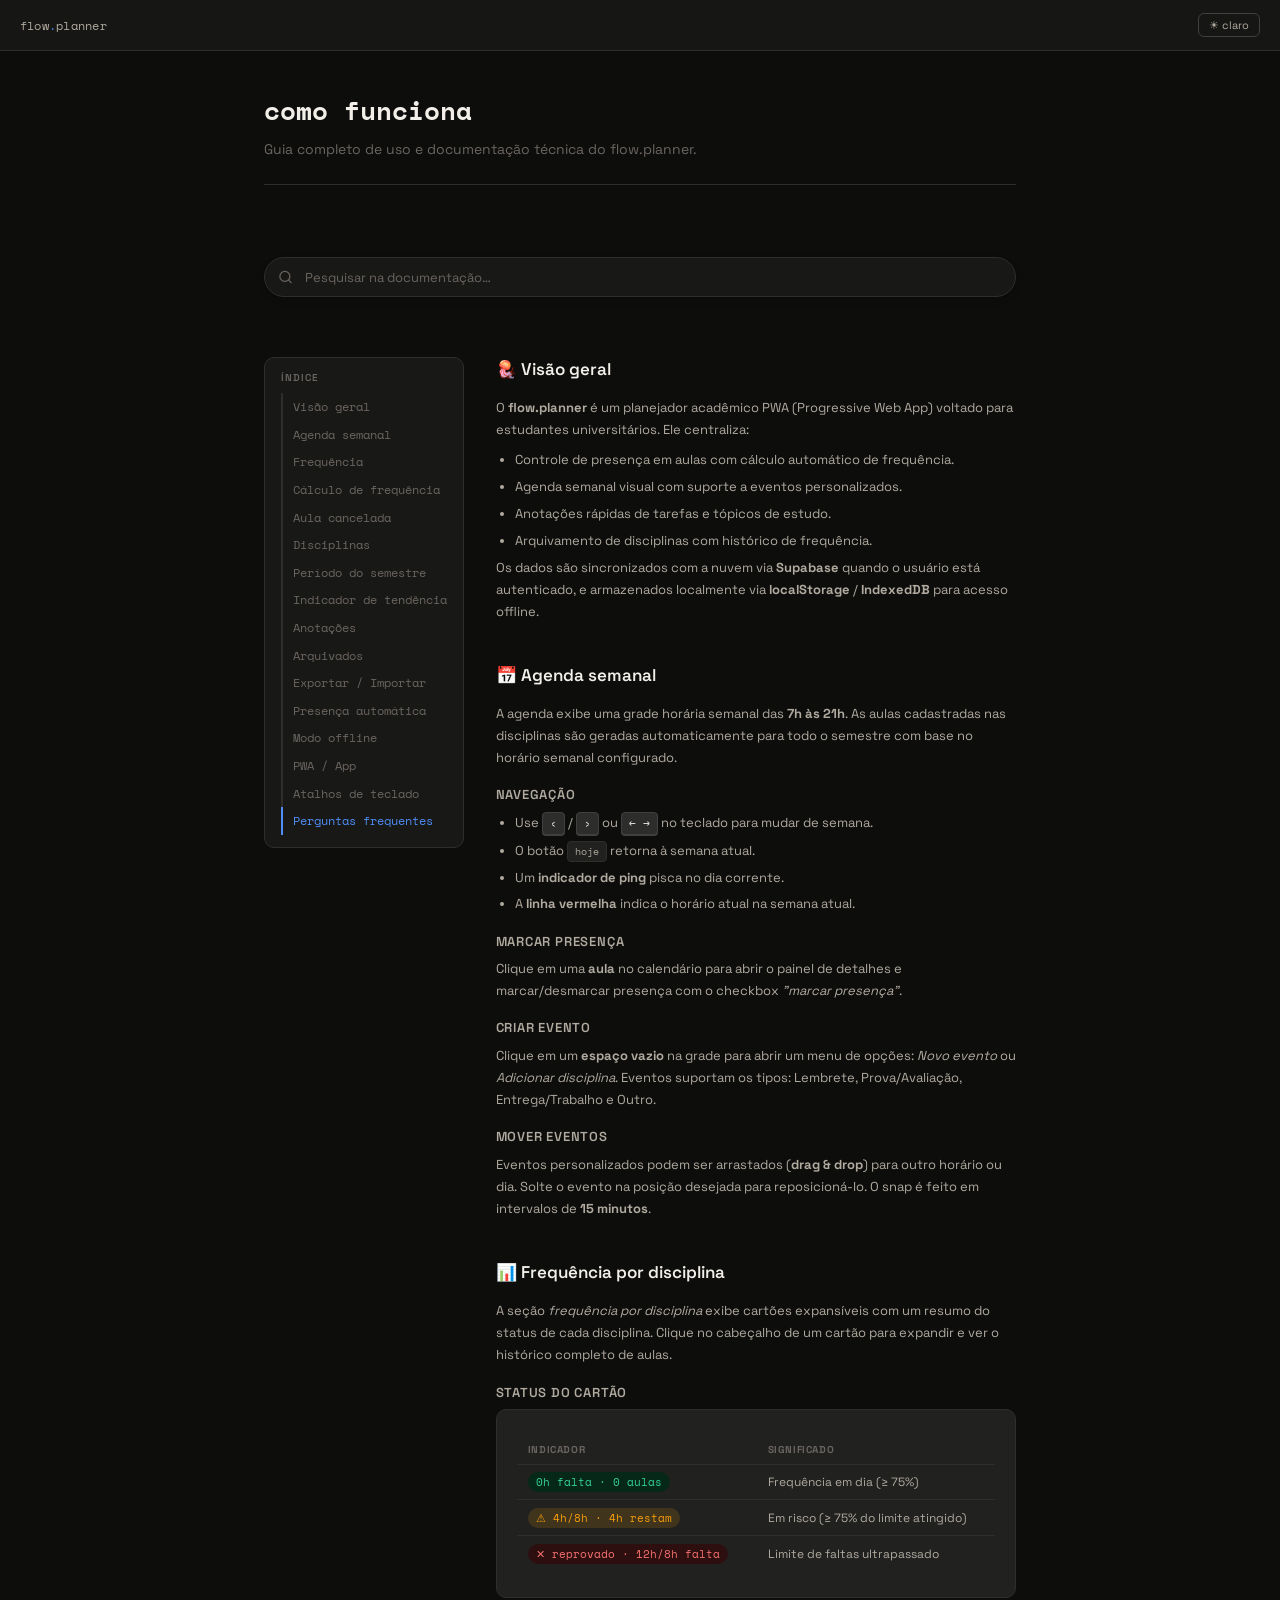
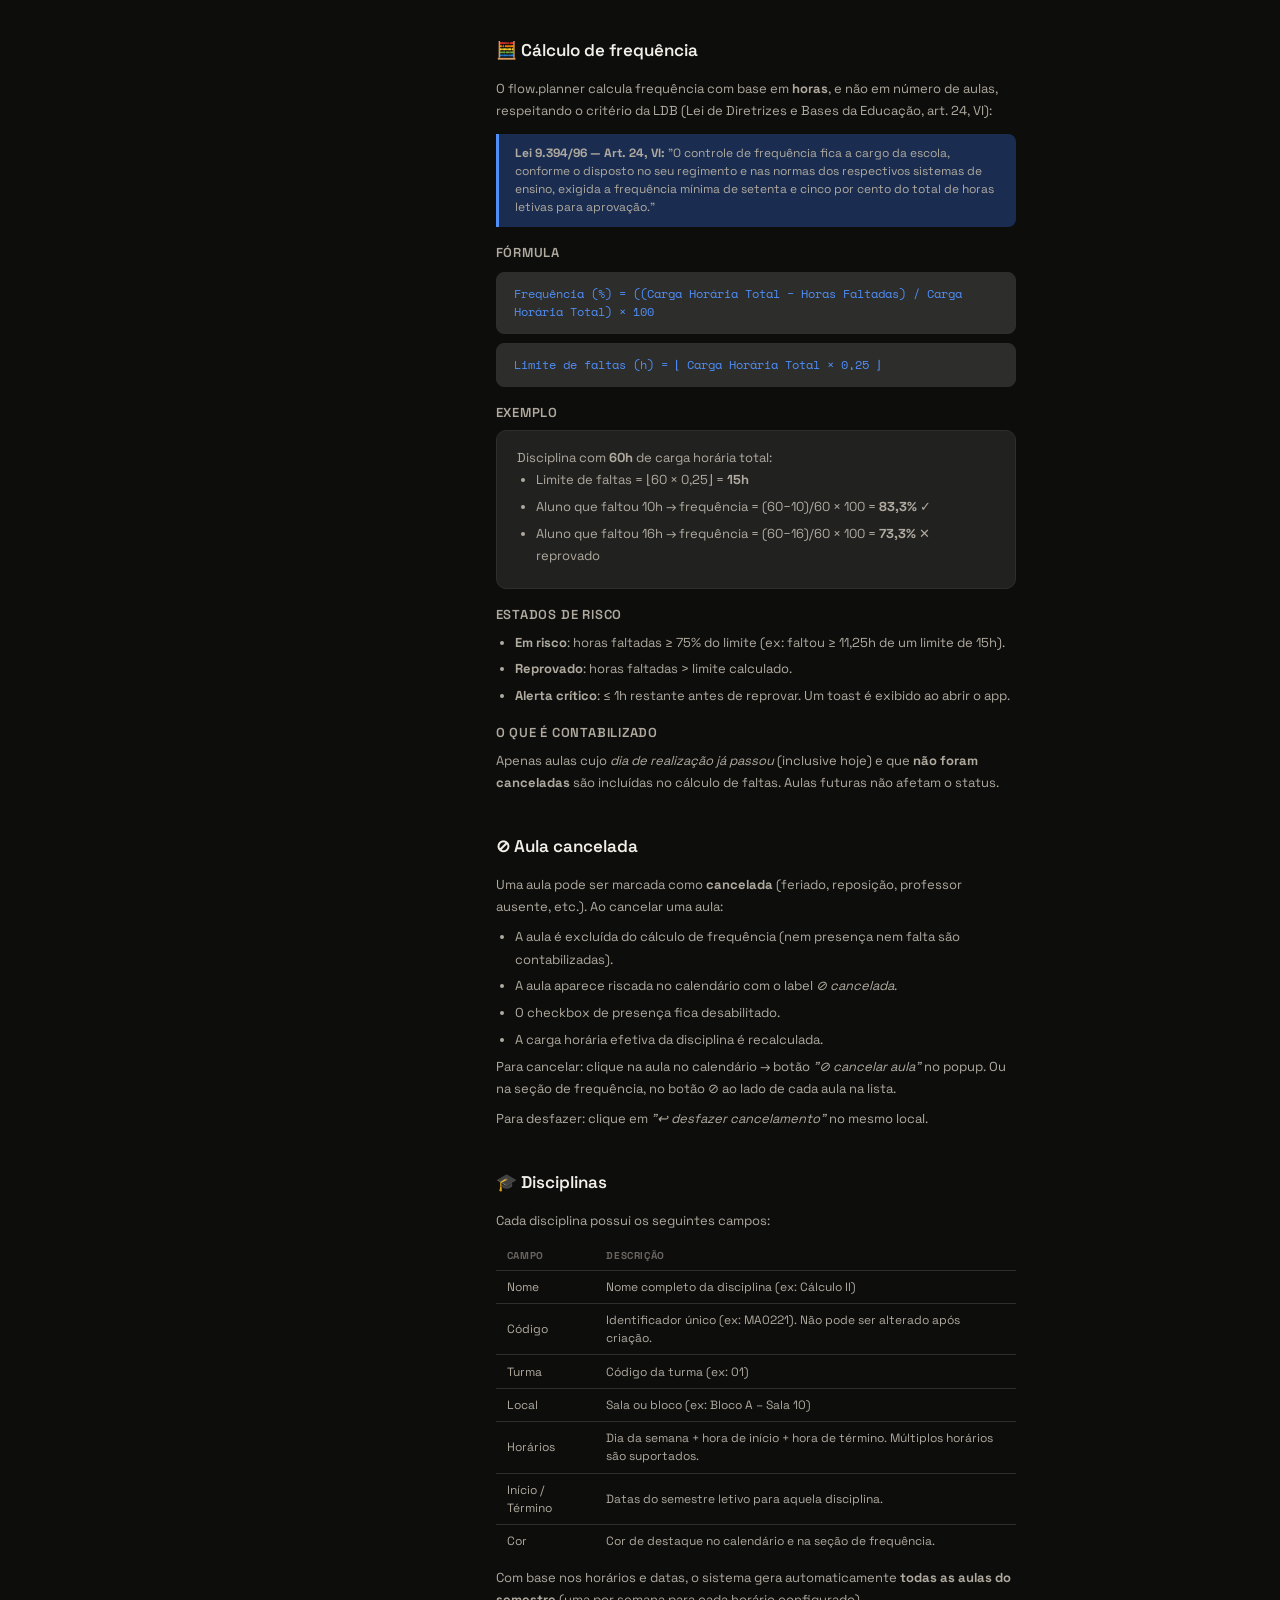
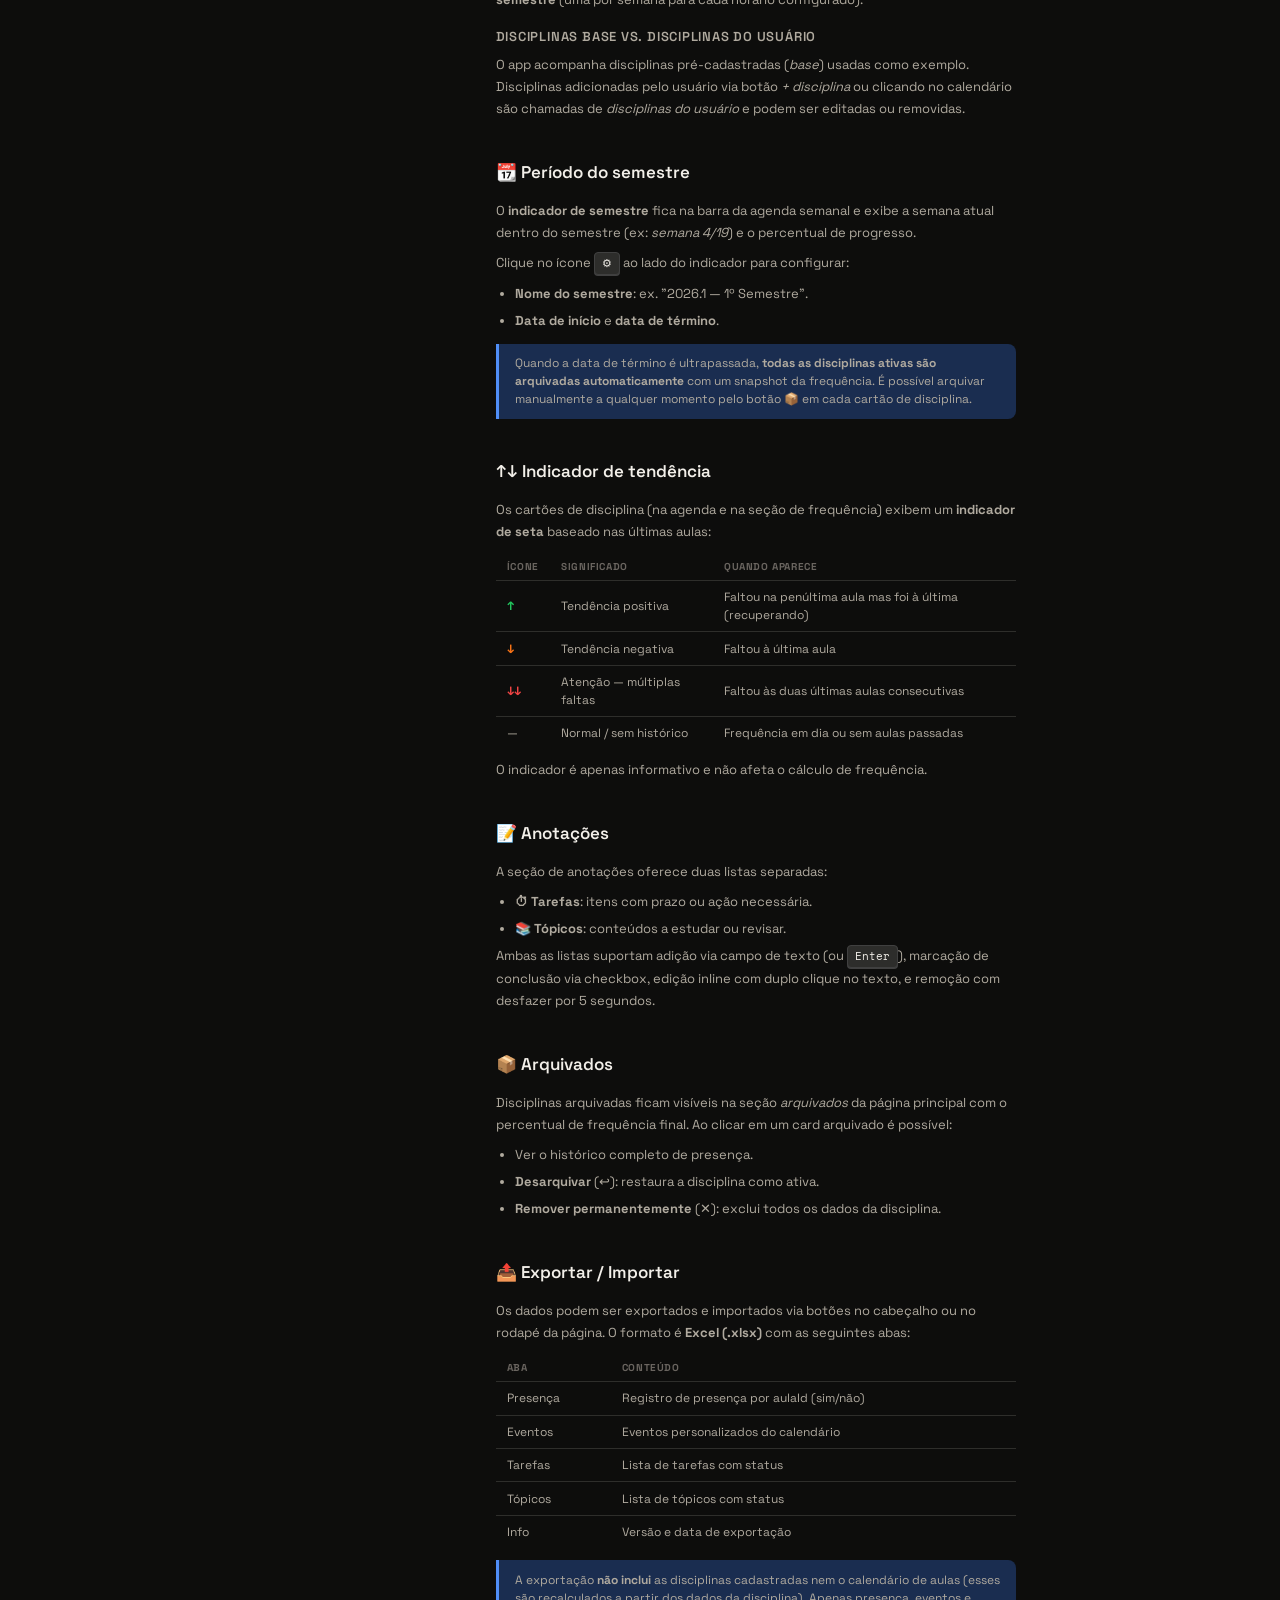
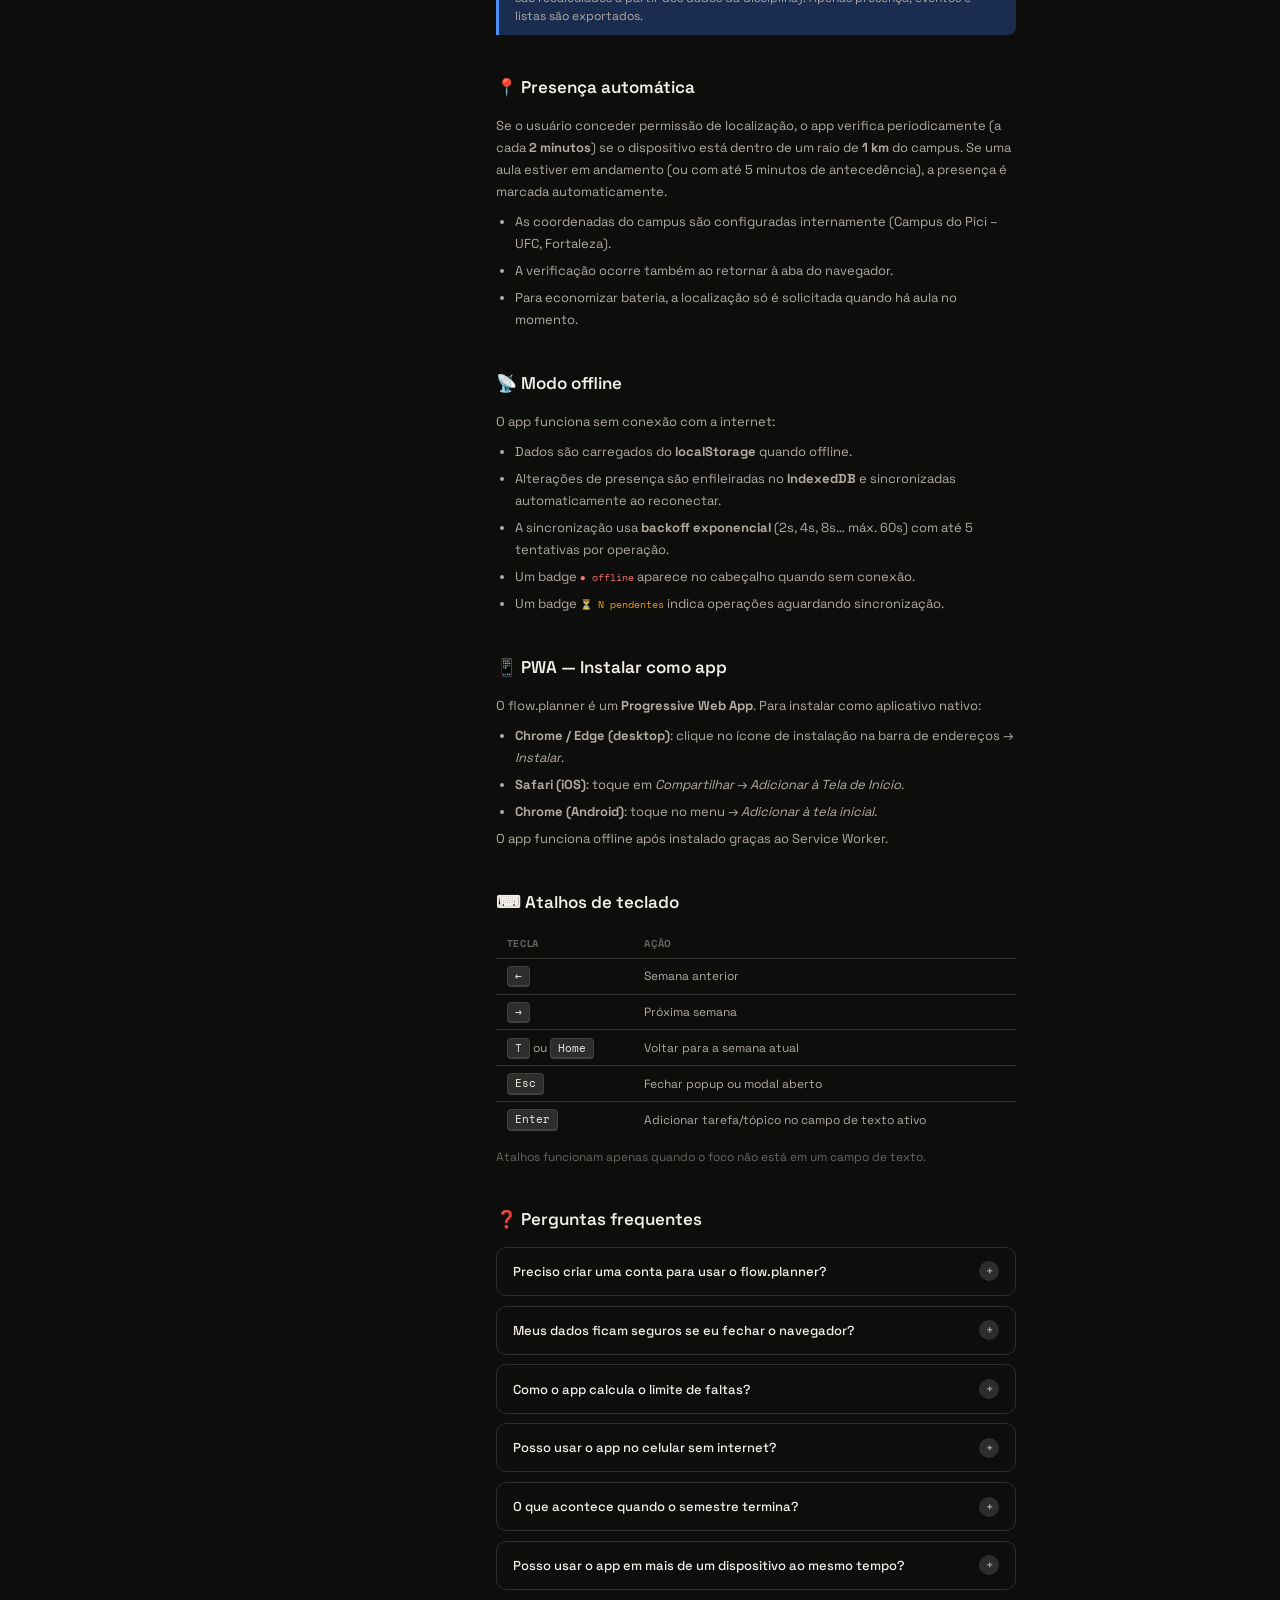
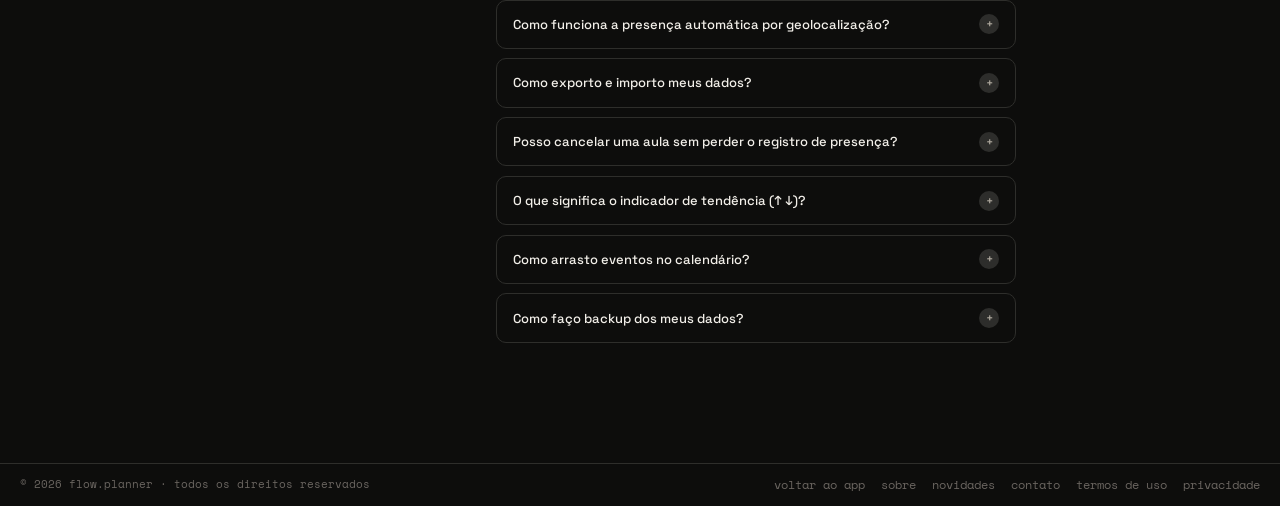
<file: como-funciona.html>
<!DOCTYPE html>
<html lang="pt-BR">
<head>
<meta charset="UTF-8">
<script>(function(){try{var d=localStorage.getItem("v3_dark");if(d===null||d==="true")document.documentElement.classList.add("dark");}catch(e){}}());</script>
<meta name="viewport" content="width=device-width, initial-scale=1.0, viewport-fit=cover">
<script src="https://js.sentry-cdn.com/d4fd822a23b289c483736a7b996e8d0f.min.js" crossorigin="anonymous"></script>
<title>Como Funciona — flow.planner</title>
<link rel="icon" href="favicon.svg" type="image/svg+xml">
<link rel="icon" href="favicon.ico" type="image/x-icon">
<link rel="canonical" href="https://joaoclaudiano.github.io/planner/como-funciona.html">
<link rel="preconnect" href="https://fonts.googleapis.com">
<link rel="preconnect" href="https://fonts.gstatic.com" crossorigin>
<link href="https://fonts.googleapis.com/css2?family=Space+Grotesk:wght@300;400;500;600&family=Space+Mono:wght@400;700&display=swap" rel="stylesheet">
<link rel="stylesheet" href="assets/css/style.css">
<style>
.doc-nav { position: sticky; top: 60px; background: var(--surface); border: 1px solid var(--border); border-radius: var(--r); padding: .75rem 1rem; font-size: 12px; min-width: 180px; height: fit-content; }
.doc-nav a { display: block; color: var(--text3); text-decoration: none; font-family: var(--mono); padding: .3rem 0; border-left: 2px solid var(--border); padding-left: .6rem; transition: color .15s, border-color .15s; }
.doc-nav a:hover, .doc-nav a.active { color: var(--accent); border-left-color: var(--accent); }
.doc-layout { display: flex; gap: 2rem; align-items: flex-start; }
.doc-content { flex: 1; min-width: 0; }
.doc-section { margin-bottom: 2.5rem; scroll-margin-top: 70px; }
.doc-section h2 { font-size: 17px; font-weight: 600; margin-bottom: .9rem; color: var(--text); display: flex; align-items: center; gap: .5rem; }
.doc-section h3 { font-size: 13px; font-weight: 600; margin: 1rem 0 .45rem; color: var(--text2); text-transform: uppercase; letter-spacing: .06em; }
.doc-section p, .doc-section li { font-size: 13px; color: var(--text2); line-height: 1.7; margin-bottom: .5rem; }
.doc-section ul, .doc-section ol { padding-left: 1.2rem; }
.doc-section li { margin-bottom: .3rem; }
.doc-card { background: var(--surface2); border: 1px solid var(--border); border-radius: var(--r); padding: 1rem 1.25rem; margin-bottom: 1rem; }
.doc-card p { margin-bottom: 0; }
.formula-box { background: var(--surface3); border: 1px solid var(--border); border-radius: 8px; padding: .75rem 1.1rem; font-family: var(--mono); font-size: 12px; color: var(--accent); margin: .6rem 0; }
.badge-ex { display: inline-flex; align-items: center; gap: .3rem; padding: 2px 8px; border-radius: 20px; font-family: var(--mono); font-size: 11px; font-weight: 500; }
.badge-safe   { background: var(--okb);   color: var(--ok); }
.badge-warn   { background: color-mix(in srgb, #f59e0b 15%, transparent); color: #f59e0b; }
.badge-danger { background: var(--warnb); color: var(--warn); }
.tag { display: inline-block; background: var(--surface2); border: 1px solid var(--border); border-radius: 4px; padding: 1px 7px; font-family: var(--mono); font-size: 10px; color: var(--text2); }
.kbd { display: inline-block; background: var(--surface3); border: 1px solid var(--border2); border-radius: 4px; padding: 1px 7px; font-family: var(--mono); font-size: 11px; color: var(--text); box-shadow: 0 1px 0 var(--border2); }
table.doc-table { width: 100%; border-collapse: collapse; font-size: 12px; margin: .6rem 0; }
.doc-table th { text-align: left; padding: .4rem .7rem; font-size: 10px; text-transform: uppercase; letter-spacing: .06em; color: var(--text3); border-bottom: 1px solid var(--border); }
.doc-table td { padding: .45rem .7rem; border-bottom: 1px solid var(--border); color: var(--text2); }
.doc-table tr:last-child td { border-bottom: none; }
.note-box { background: var(--accent-bg); border-left: 3px solid var(--accent); border-radius: 0 8px 8px 0; padding: .65rem 1rem; margin: .75rem 0; font-size: 12px; color: var(--text2); }

/* ── Search bar ── */
.doc-search-wrap { position: relative; margin-bottom: 1.75rem; }
.doc-search-wrap svg { position: absolute; left: .85rem; top: 50%; transform: translateY(-50%); color: var(--text3); pointer-events: none; width: 15px; height: 15px; }
#docSearch {
  width: 100%; height: 40px;
  padding: 0 1rem 0 2.5rem;
  background: var(--surface); border: 1px solid var(--border);
  border-radius: 20px; font-size: 13px; color: var(--text);
  font-family: var(--sans); outline: none;
  transition: border-color .2s, box-shadow .2s;
  box-shadow: var(--sh);
}
#docSearch::placeholder { color: var(--text3); }
#docSearch:focus { border-color: var(--accent); box-shadow: 0 0 0 3px color-mix(in srgb, var(--accent) 18%, transparent); }
.search-clear { position: absolute; right: .75rem; top: 50%; transform: translateY(-50%); background: none; border: none; cursor: pointer; color: var(--text3); font-size: 16px; line-height: 1; padding: 2px 4px; border-radius: 50%; transition: color .15s, background .15s; display: none; }
.search-clear:hover { color: var(--text); background: var(--surface2); }
.search-no-results { font-size: 12px; color: var(--text3); text-align: center; padding: 2rem 0; display: none; }
mark.search-hl { background: color-mix(in srgb, var(--accent) 22%, transparent); color: inherit; border-radius: 2px; padding: 0 1px; }

/* ── FAQ accordion ── */
.faq-item { border: 1px solid var(--border); border-radius: var(--r); margin-bottom: .6rem; overflow: hidden; transition: border-color .2s; }
.faq-item:hover { border-color: var(--border2); }
.faq-btn {
  width: 100%; display: flex; align-items: center; justify-content: space-between;
  padding: .85rem 1rem; background: none; border: none; cursor: pointer;
  font-family: var(--sans); font-size: 13px; font-weight: 500; color: var(--text);
  text-align: left; gap: .75rem; transition: background .15s;
}
.faq-btn:hover { background: var(--surface2); }
.faq-btn[aria-expanded="true"] { background: var(--surface2); }
.faq-icon {
  flex-shrink: 0; width: 20px; height: 20px; border-radius: 50%;
  background: var(--surface3); display: flex; align-items: center; justify-content: center;
  font-size: 12px; color: var(--text2); transition: transform .3s ease, background .2s;
}
.faq-btn[aria-expanded="true"] .faq-icon { transform: rotate(45deg); background: var(--accent-bg); color: var(--accent); }
.faq-body {
  display: grid; grid-template-rows: 0fr;
  transition: grid-template-rows .3s ease;
}
.faq-item.open .faq-body { grid-template-rows: 1fr; }
.faq-inner { overflow: hidden; padding: 0 1rem; }
.faq-item.open .faq-inner { padding: 0 1rem .9rem; }
.faq-inner p, .faq-inner li { font-size: 13px; color: var(--text2); line-height: 1.7; margin-bottom: .4rem; }
.faq-inner ul { padding-left: 1.2rem; }
.faq-inner li { margin-bottom: .25rem; }
.faq-inner .note-box { margin-top: .5rem; }

/* ── Scroll-to-top button ── */
#scrollTop {
  position: fixed; bottom: 1.75rem; right: 1.75rem; z-index: 300;
  width: 40px; height: 40px; border-radius: 50%;
  background: var(--surface); border: 1px solid var(--border);
  box-shadow: 0 2px 12px rgba(0,0,0,.12);
  display: flex; align-items: center; justify-content: center;
  cursor: pointer; color: var(--text2); font-size: 16px;
  opacity: 0; pointer-events: none;
  transition: opacity .25s, transform .25s, background .15s, color .15s;
  transform: translateY(10px);
}
#scrollTop.visible { opacity: 1; pointer-events: auto; transform: translateY(0); }
#scrollTop:hover { background: var(--accent); color: #fff; border-color: var(--accent); }

@media (max-width: 720px) { .doc-layout { flex-direction: column; } .doc-nav { position: static; width: 100%; } }
</style>
</head>
<body>
<header>
  <div class="header-top">
    <div style="display:flex;align-items:center">
      <a href="index.html" style="text-decoration:none"><span class="logo">flow<b>.</b>planner</span></a>
    </div>
    <div class="hright">
      <button class="hbtn" id="btnDark" aria-label="Alternar tema">☀ claro</button>
    </div>
  </div>
</header>

<main class="page-wrap">
  <div class="page-hero">
    <h1>como funciona</h1>
    <p>Guia completo de uso e documentação técnica do flow.planner.</p>
  </div>

  <!-- Barra de pesquisa -->
  <div class="doc-search-wrap">
    <svg viewBox="0 0 24 24" fill="none" stroke="currentColor" stroke-width="2" stroke-linecap="round" stroke-linejoin="round" aria-hidden="true"><circle cx="11" cy="11" r="8"/><line x1="21" y1="21" x2="16.65" y2="16.65"/></svg>
    <input id="docSearch" type="search" placeholder="Pesquisar na documentação…" autocomplete="off" spellcheck="false" aria-label="Pesquisar na documentação">
    <button class="search-clear" id="searchClear" aria-label="Limpar pesquisa" title="Limpar">✕</button>
  </div>
  <p class="search-no-results" id="searchNoResults">Nenhum resultado para "<span id="searchTerm"></span>".</p>

  <div class="doc-layout">
    <!-- Índice lateral -->
    <nav class="doc-nav">
      <div style="font-size:10px;text-transform:uppercase;letter-spacing:.1em;color:var(--text3);margin-bottom:.5rem;font-weight:600">Índice</div>
      <a href="#visao-geral">Visão geral</a>
      <a href="#agenda">Agenda semanal</a>
      <a href="#frequencia">Frequência</a>
      <a href="#calculo">Cálculo de frequência</a>
      <a href="#aula-cancelada">Aula cancelada</a>
      <a href="#disciplinas">Disciplinas</a>
      <a href="#semestre">Período do semestre</a>
      <a href="#tendencia">Indicador de tendência</a>
      <a href="#anotacoes">Anotações</a>
      <a href="#arquivos">Arquivados</a>
      <a href="#exportar">Exportar / Importar</a>
      <a href="#geolocalizacao">Presença automática</a>
      <a href="#offline">Modo offline</a>
      <a href="#pwa">PWA / App</a>
      <a href="#atalhos">Atalhos de teclado</a>
      <a href="#faq">Perguntas frequentes</a>
    </nav>

    <div class="doc-content">
      <!-- Visão geral -->
      <div class="doc-section" id="visao-geral">
        <h2>🪼 Visão geral</h2>
        <p>O <strong>flow.planner</strong> é um planejador acadêmico PWA (Progressive Web App) voltado para estudantes universitários. Ele centraliza:</p>
        <ul>
          <li>Controle de presença em aulas com cálculo automático de frequência.</li>
          <li>Agenda semanal visual com suporte a eventos personalizados.</li>
          <li>Anotações rápidas de tarefas e tópicos de estudo.</li>
          <li>Arquivamento de disciplinas com histórico de frequência.</li>
        </ul>
        <p>Os dados são sincronizados com a nuvem via <strong>Supabase</strong> quando o usuário está autenticado, e armazenados localmente via <strong>localStorage</strong> / <strong>IndexedDB</strong> para acesso offline.</p>
      </div>

      <!-- Agenda semanal -->
      <div class="doc-section" id="agenda">
        <h2>📅 Agenda semanal</h2>
        <p>A agenda exibe uma grade horária semanal das <strong>7h às 21h</strong>. As aulas cadastradas nas disciplinas são geradas automaticamente para todo o semestre com base no horário semanal configurado.</p>

        <h3>Navegação</h3>
        <ul>
          <li>Use <span class="kbd">‹</span> / <span class="kbd">›</span> ou <span class="kbd">← →</span> no teclado para mudar de semana.</li>
          <li>O botão <span class="tag">hoje</span> retorna à semana atual.</li>
          <li>Um <strong>indicador de ping</strong> pisca no dia corrente.</li>
          <li>A <strong>linha vermelha</strong> indica o horário atual na semana atual.</li>
        </ul>

        <h3>Marcar presença</h3>
        <p>Clique em uma <strong>aula</strong> no calendário para abrir o painel de detalhes e marcar/desmarcar presença com o checkbox <em>"marcar presença"</em>.</p>

        <h3>Criar evento</h3>
        <p>Clique em um <strong>espaço vazio</strong> na grade para abrir um menu de opções: <em>Novo evento</em> ou <em>Adicionar disciplina</em>. Eventos suportam os tipos: Lembrete, Prova/Avaliação, Entrega/Trabalho e Outro.</p>

        <h3>Mover eventos</h3>
        <p>Eventos personalizados podem ser arrastados (<strong>drag & drop</strong>) para outro horário ou dia. Solte o evento na posição desejada para reposicioná-lo. O snap é feito em intervalos de <strong>15 minutos</strong>.</p>
      </div>

      <!-- Frequência -->
      <div class="doc-section" id="frequencia">
        <h2>📊 Frequência por disciplina</h2>
        <p>A seção <em>frequência por disciplina</em> exibe cartões expansíveis com um resumo do status de cada disciplina. Clique no cabeçalho de um cartão para expandir e ver o histórico completo de aulas.</p>

        <h3>Status do cartão</h3>
        <div class="doc-card">
          <table class="doc-table">
            <tr><th>Indicador</th><th>Significado</th></tr>
            <tr><td><span class="badge-ex badge-safe">0h falta · 0 aulas</span></td><td>Frequência em dia (≥ 75%)</td></tr>
            <tr><td><span class="badge-ex badge-warn">⚠ 4h/8h · 4h restam</span></td><td>Em risco (≥ 75% do limite atingido)</td></tr>
            <tr><td><span class="badge-ex badge-danger">✕ reprovado · 12h/8h falta</span></td><td>Limite de faltas ultrapassado</td></tr>
          </table>
        </div>
      </div>

      <!-- Cálculo de frequência -->
      <div class="doc-section" id="calculo">
        <h2>🧮 Cálculo de frequência</h2>
        <p>O flow.planner calcula frequência com base em <strong>horas</strong>, e não em número de aulas, respeitando o critério da LDB (Lei de Diretrizes e Bases da Educação, art. 24, VI):</p>

        <div class="note-box">
          <strong>Lei 9.394/96 — Art. 24, VI:</strong> "O controle de frequência fica a cargo da escola, conforme o disposto no seu regimento e nas normas dos respectivos sistemas de ensino, exigida a frequência mínima de setenta e cinco por cento do total de horas letivas para aprovação."
        </div>

        <h3>Fórmula</h3>
        <div class="formula-box">
          Frequência (%) = ((Carga Horária Total − Horas Faltadas) / Carga Horária Total) × 100
        </div>
        <div class="formula-box">
          Limite de faltas (h) = ⌊ Carga Horária Total × 0,25 ⌋
        </div>

        <h3>Exemplo</h3>
        <div class="doc-card">
          <p>Disciplina com <strong>60h</strong> de carga horária total:</p>
          <ul>
            <li>Limite de faltas = ⌊60 × 0,25⌋ = <strong>15h</strong></li>
            <li>Aluno que faltou 10h → frequência = (60−10)/60 × 100 = <strong>83,3%</strong> ✓</li>
            <li>Aluno que faltou 16h → frequência = (60−16)/60 × 100 = <strong>73,3%</strong> ✕ reprovado</li>
          </ul>
        </div>

        <h3>Estados de risco</h3>
        <ul>
          <li><strong>Em risco</strong>: horas faltadas ≥ 75% do limite (ex: faltou ≥ 11,25h de um limite de 15h).</li>
          <li><strong>Reprovado</strong>: horas faltadas > limite calculado.</li>
          <li><strong>Alerta crítico</strong>: ≤ 1h restante antes de reprovar. Um toast é exibido ao abrir o app.</li>
        </ul>

        <h3>O que é contabilizado</h3>
        <p>Apenas aulas cujo <em>dia de realização já passou</em> (inclusive hoje) e que <strong>não foram canceladas</strong> são incluídas no cálculo de faltas. Aulas futuras não afetam o status.</p>
      </div>

      <!-- Aula cancelada -->
      <div class="doc-section" id="aula-cancelada">
        <h2>⊘ Aula cancelada</h2>
        <p>Uma aula pode ser marcada como <strong>cancelada</strong> (feriado, reposição, professor ausente, etc.). Ao cancelar uma aula:</p>
        <ul>
          <li>A aula é excluída do cálculo de frequência (nem presença nem falta são contabilizadas).</li>
          <li>A aula aparece riscada no calendário com o label <em>⊘ cancelada</em>.</li>
          <li>O checkbox de presença fica desabilitado.</li>
          <li>A carga horária efetiva da disciplina é recalculada.</li>
        </ul>
        <p>Para cancelar: clique na aula no calendário → botão <em>"⊘ cancelar aula"</em> no popup. Ou na seção de frequência, no botão ⊘ ao lado de cada aula na lista.</p>
        <p>Para desfazer: clique em <em>"↩ desfazer cancelamento"</em> no mesmo local.</p>
      </div>

      <!-- Disciplinas -->
      <div class="doc-section" id="disciplinas">
        <h2>🎓 Disciplinas</h2>
        <p>Cada disciplina possui os seguintes campos:</p>
        <table class="doc-table">
          <tr><th>Campo</th><th>Descrição</th></tr>
          <tr><td>Nome</td><td>Nome completo da disciplina (ex: Cálculo II)</td></tr>
          <tr><td>Código</td><td>Identificador único (ex: MA0221). Não pode ser alterado após criação.</td></tr>
          <tr><td>Turma</td><td>Código da turma (ex: 01)</td></tr>
          <tr><td>Local</td><td>Sala ou bloco (ex: Bloco A – Sala 10)</td></tr>
          <tr><td>Horários</td><td>Dia da semana + hora de início + hora de término. Múltiplos horários são suportados.</td></tr>
          <tr><td>Início / Término</td><td>Datas do semestre letivo para aquela disciplina.</td></tr>
          <tr><td>Cor</td><td>Cor de destaque no calendário e na seção de frequência.</td></tr>
        </table>
        <p>Com base nos horários e datas, o sistema gera automaticamente <strong>todas as aulas do semestre</strong> (uma por semana para cada horário configurado).</p>

        <h3>Disciplinas base vs. disciplinas do usuário</h3>
        <p>O app acompanha disciplinas pré-cadastradas (<em>base</em>) usadas como exemplo. Disciplinas adicionadas pelo usuário via botão <em>+ disciplina</em> ou clicando no calendário são chamadas de <em>disciplinas do usuário</em> e podem ser editadas ou removidas.</p>
      </div>

      <!-- Semestre -->
      <div class="doc-section" id="semestre">
        <h2>📆 Período do semestre</h2>
        <p>O <strong>indicador de semestre</strong> fica na barra da agenda semanal e exibe a semana atual dentro do semestre (ex: <em>semana 4/19</em>) e o percentual de progresso.</p>
        <p>Clique no ícone <span class="kbd">⚙</span> ao lado do indicador para configurar:</p>
        <ul>
          <li><strong>Nome do semestre</strong>: ex. "2026.1 — 1º Semestre".</li>
          <li><strong>Data de início</strong> e <strong>data de término</strong>.</li>
        </ul>
        <div class="note-box">
          Quando a data de término é ultrapassada, <strong>todas as disciplinas ativas são arquivadas automaticamente</strong> com um snapshot da frequência. É possível arquivar manualmente a qualquer momento pelo botão 📦 em cada cartão de disciplina.
        </div>
      </div>

      <!-- Tendência -->
      <div class="doc-section" id="tendencia">
        <h2>↑↓ Indicador de tendência</h2>
        <p>Os cartões de disciplina (na agenda e na seção de frequência) exibem um <strong>indicador de seta</strong> baseado nas últimas aulas:</p>
        <table class="doc-table">
          <tr><th>Ícone</th><th>Significado</th><th>Quando aparece</th></tr>
          <tr><td><span style="color:#22c55e;font-weight:bold">↑</span></td><td>Tendência positiva</td><td>Faltou na penúltima aula mas foi à última (recuperando)</td></tr>
          <tr><td><span style="color:#f97316;font-weight:bold">↓</span></td><td>Tendência negativa</td><td>Faltou à última aula</td></tr>
          <tr><td><span style="color:#ef4444;font-weight:bold">↓↓</span></td><td>Atenção — múltiplas faltas</td><td>Faltou às duas últimas aulas consecutivas</td></tr>
          <tr><td>—</td><td>Normal / sem histórico</td><td>Frequência em dia ou sem aulas passadas</td></tr>
        </table>
        <p>O indicador é apenas informativo e não afeta o cálculo de frequência.</p>
      </div>

      <!-- Anotações -->
      <div class="doc-section" id="anotacoes">
        <h2>📝 Anotações</h2>
        <p>A seção de anotações oferece duas listas separadas:</p>
        <ul>
          <li><strong>⏱ Tarefas</strong>: itens com prazo ou ação necessária.</li>
          <li><strong>📚 Tópicos</strong>: conteúdos a estudar ou revisar.</li>
        </ul>
        <p>Ambas as listas suportam adição via campo de texto (ou <span class="kbd">Enter</span>), marcação de conclusão via checkbox, edição inline com duplo clique no texto, e remoção com desfazer por 5 segundos.</p>
      </div>

      <!-- Arquivados -->
      <div class="doc-section" id="arquivos">
        <h2>📦 Arquivados</h2>
        <p>Disciplinas arquivadas ficam visíveis na seção <em>arquivados</em> da página principal com o percentual de frequência final. Ao clicar em um card arquivado é possível:</p>
        <ul>
          <li>Ver o histórico completo de presença.</li>
          <li><strong>Desarquivar</strong> (↩): restaura a disciplina como ativa.</li>
          <li><strong>Remover permanentemente</strong> (✕): exclui todos os dados da disciplina.</li>
        </ul>
      </div>

      <!-- Exportar / Importar -->
      <div class="doc-section" id="exportar">
        <h2>📤 Exportar / Importar</h2>
        <p>Os dados podem ser exportados e importados via botões no cabeçalho ou no rodapé da página. O formato é <strong>Excel (.xlsx)</strong> com as seguintes abas:</p>
        <table class="doc-table">
          <tr><th>Aba</th><th>Conteúdo</th></tr>
          <tr><td>Presença</td><td>Registro de presença por aulaId (sim/não)</td></tr>
          <tr><td>Eventos</td><td>Eventos personalizados do calendário</td></tr>
          <tr><td>Tarefas</td><td>Lista de tarefas com status</td></tr>
          <tr><td>Tópicos</td><td>Lista de tópicos com status</td></tr>
          <tr><td>Info</td><td>Versão e data de exportação</td></tr>
        </table>
        <div class="note-box">
          A exportação <strong>não inclui</strong> as disciplinas cadastradas nem o calendário de aulas (esses são recalculados a partir dos dados da disciplina). Apenas presença, eventos e listas são exportados.
        </div>
      </div>

      <!-- Geolocalização -->
      <div class="doc-section" id="geolocalizacao">
        <h2>📍 Presença automática</h2>
        <p>Se o usuário conceder permissão de localização, o app verifica periodicamente (a cada <strong>2 minutos</strong>) se o dispositivo está dentro de um raio de <strong>1 km</strong> do campus. Se uma aula estiver em andamento (ou com até 5 minutos de antecedência), a presença é marcada automaticamente.</p>
        <ul>
          <li>As coordenadas do campus são configuradas internamente (Campus do Pici – UFC, Fortaleza).</li>
          <li>A verificação ocorre também ao retornar à aba do navegador.</li>
          <li>Para economizar bateria, a localização só é solicitada quando há aula no momento.</li>
        </ul>
      </div>

      <!-- Offline -->
      <div class="doc-section" id="offline">
        <h2>📡 Modo offline</h2>
        <p>O app funciona sem conexão com a internet:</p>
        <ul>
          <li>Dados são carregados do <strong>localStorage</strong> quando offline.</li>
          <li>Alterações de presença são enfileiradas no <strong>IndexedDB</strong> e sincronizadas automaticamente ao reconectar.</li>
          <li>A sincronização usa <strong>backoff exponencial</strong> (2s, 4s, 8s… máx. 60s) com até 5 tentativas por operação.</li>
          <li>Um badge <span style="font-family:var(--mono);font-size:10px;color:var(--warn)">● offline</span> aparece no cabeçalho quando sem conexão.</li>
          <li>Um badge <span style="font-family:var(--mono);font-size:10px;color:#f59e0b">⏳ N pendentes</span> indica operações aguardando sincronização.</li>
        </ul>
      </div>

      <!-- PWA -->
      <div class="doc-section" id="pwa">
        <h2>📱 PWA — Instalar como app</h2>
        <p>O flow.planner é um <strong>Progressive Web App</strong>. Para instalar como aplicativo nativo:</p>
        <ul>
          <li><strong>Chrome / Edge (desktop)</strong>: clique no ícone de instalação na barra de endereços → <em>Instalar</em>.</li>
          <li><strong>Safari (iOS)</strong>: toque em <em>Compartilhar</em> → <em>Adicionar à Tela de Início</em>.</li>
          <li><strong>Chrome (Android)</strong>: toque no menu → <em>Adicionar à tela inicial</em>.</li>
        </ul>
        <p>O app funciona offline após instalado graças ao Service Worker.</p>
      </div>

      <!-- Atalhos -->
      <div class="doc-section" id="atalhos">
        <h2>⌨ Atalhos de teclado</h2>
        <table class="doc-table">
          <tr><th>Tecla</th><th>Ação</th></tr>
          <tr><td><span class="kbd">←</span></td><td>Semana anterior</td></tr>
          <tr><td><span class="kbd">→</span></td><td>Próxima semana</td></tr>
          <tr><td><span class="kbd">T</span> ou <span class="kbd">Home</span></td><td>Voltar para a semana atual</td></tr>
          <tr><td><span class="kbd">Esc</span></td><td>Fechar popup ou modal aberto</td></tr>
          <tr><td><span class="kbd">Enter</span></td><td>Adicionar tarefa/tópico no campo de texto ativo</td></tr>
        </table>
        <p style="margin-top:.5rem;font-size:12px;color:var(--text3)">Atalhos funcionam apenas quando o foco não está em um campo de texto.</p>
      </div>

      <!-- FAQ -->
      <div class="doc-section" id="faq">
        <h2>❓ Perguntas frequentes</h2>

        <div class="faq-item">
          <button class="faq-btn" aria-expanded="false">
            Preciso criar uma conta para usar o flow.planner?
            <span class="faq-icon" aria-hidden="true">+</span>
          </button>
          <div class="faq-body" role="region">
            <div class="faq-inner">
              <p>Não. O app funciona <strong>sem login</strong> usando apenas o armazenamento local do navegador (localStorage / IndexedDB). Criar uma conta é opcional e permite sincronizar seus dados entre dispositivos via <strong>Supabase</strong>.</p>
            </div>
          </div>
        </div>

        <div class="faq-item">
          <button class="faq-btn" aria-expanded="false">
            Meus dados ficam seguros se eu fechar o navegador?
            <span class="faq-icon" aria-hidden="true">+</span>
          </button>
          <div class="faq-body" role="region">
            <div class="faq-inner">
              <p>Sim. Todos os dados são persistidos automaticamente no <strong>localStorage</strong> do seu navegador. Se você estiver logado, os dados também são sincronizados na nuvem. A única situação em que os dados locais são perdidos é se você limpar manualmente o cache e os dados do site.</p>
            </div>
          </div>
        </div>

        <div class="faq-item">
          <button class="faq-btn" aria-expanded="false">
            Como o app calcula o limite de faltas?
            <span class="faq-icon" aria-hidden="true">+</span>
          </button>
          <div class="faq-body" role="region">
            <div class="faq-inner">
              <p>O cálculo segue a <strong>Lei 9.394/96 (LDB), art. 24, VI</strong>, que exige frequência mínima de <strong>75%</strong> do total de horas letivas. Portanto:</p>
              <ul>
                <li>Limite de faltas (h) = ⌊ Carga Horária Total × 0,25 ⌋</li>
                <li>Exemplo: disciplina de 60h → limite de <strong>15h</strong> de falta.</li>
              </ul>
              <p>O cálculo é feito em <strong>horas</strong>, não em número de aulas, respeitando a carga horária real de cada disciplina.</p>
            </div>
          </div>
        </div>

        <div class="faq-item">
          <button class="faq-btn" aria-expanded="false">
            Posso usar o app no celular sem internet?
            <span class="faq-icon" aria-hidden="true">+</span>
          </button>
          <div class="faq-body" role="region">
            <div class="faq-inner">
              <p>Sim. O flow.planner é um <strong>PWA (Progressive Web App)</strong> com suporte completo a modo offline. Após a primeira visita, os arquivos são armazenados em cache pelo Service Worker. Alterações feitas offline são enfileiradas e sincronizadas automaticamente quando a conexão for restaurada.</p>
              <div class="note-box">Para instalar como app nativo no celular, acesse o site pelo Chrome (Android) ou Safari (iOS) e use a opção "Adicionar à tela inicial".</div>
            </div>
          </div>
        </div>

        <div class="faq-item">
          <button class="faq-btn" aria-expanded="false">
            O que acontece quando o semestre termina?
            <span class="faq-icon" aria-hidden="true">+</span>
          </button>
          <div class="faq-body" role="region">
            <div class="faq-inner">
              <p>Quando a data de término do semestre é ultrapassada, <strong>todas as disciplinas ativas são arquivadas automaticamente</strong> com um snapshot do percentual de frequência final. Você pode revisar o histórico na seção <em>Arquivados</em> e desarquivar qualquer disciplina a qualquer momento.</p>
            </div>
          </div>
        </div>

        <div class="faq-item">
          <button class="faq-btn" aria-expanded="false">
            Posso usar o app em mais de um dispositivo ao mesmo tempo?
            <span class="faq-icon" aria-hidden="true">+</span>
          </button>
          <div class="faq-body" role="region">
            <div class="faq-inner">
              <p>Sim, desde que você esteja <strong>logado</strong> com a mesma conta. Os dados são sincronizados em tempo real via Supabase. Sem login, cada dispositivo mantém seu próprio armazenamento local independente, sem sincronização entre eles.</p>
            </div>
          </div>
        </div>

        <div class="faq-item">
          <button class="faq-btn" aria-expanded="false">
            Como funciona a presença automática por geolocalização?
            <span class="faq-icon" aria-hidden="true">+</span>
          </button>
          <div class="faq-body" role="region">
            <div class="faq-inner">
              <p>Se você conceder permissão de localização, o app verifica a cada <strong>2 minutos</strong> se você está dentro de um raio de <strong>1 km</strong> do campus. Quando há uma aula em andamento (ou com até 5 min de antecedência), a presença é marcada automaticamente. A verificação também ocorre ao retornar à aba do navegador.</p>
            </div>
          </div>
        </div>

        <div class="faq-item">
          <button class="faq-btn" aria-expanded="false">
            Como exporto e importo meus dados?
            <span class="faq-icon" aria-hidden="true">+</span>
          </button>
          <div class="faq-body" role="region">
            <div class="faq-inner">
              <p>Use os botões de exportação/importação no cabeçalho ou rodapé da página principal. O arquivo gerado é um <strong>Excel (.xlsx)</strong> com abas separadas para Presença, Eventos, Tarefas, Tópicos e Info.</p>
              <div class="note-box">A exportação <strong>não inclui</strong> as disciplinas cadastradas — apenas os registros de presença, eventos e listas.</div>
            </div>
          </div>
        </div>

        <div class="faq-item">
          <button class="faq-btn" aria-expanded="false">
            Posso cancelar uma aula sem perder o registro de presença?
            <span class="faq-icon" aria-hidden="true">+</span>
          </button>
          <div class="faq-body" role="region">
            <div class="faq-inner">
              <p>Sim. Ao marcar uma aula como <strong>cancelada</strong>, ela é removida do cálculo de frequência — nem presença nem falta são contabilizadas. A aula aparece riscada no calendário com o label <em>⊘ cancelada</em>. Você pode desfazer o cancelamento a qualquer momento clicando em <em>"↩ desfazer cancelamento"</em>.</p>
            </div>
          </div>
        </div>

        <div class="faq-item">
          <button class="faq-btn" aria-expanded="false">
            O que significa o indicador de tendência (↑ ↓)?
            <span class="faq-icon" aria-hidden="true">+</span>
          </button>
          <div class="faq-body" role="region">
            <div class="faq-inner">
              <p>É um indicador visual baseado nas últimas aulas da disciplina:</p>
              <ul>
                <li><strong style="color:var(--ok)">↑</strong> — você faltou na penúltima aula mas foi à última (recuperando).</li>
                <li><strong style="color:#f97316">↓</strong> — você faltou à última aula.</li>
                <li><strong style="color:var(--warn)">↓↓</strong> — faltou às duas últimas aulas consecutivas.</li>
                <li><strong>—</strong> — frequência em dia ou sem histórico suficiente.</li>
              </ul>
              <p>O indicador é apenas informativo e não altera o cálculo de frequência.</p>
            </div>
          </div>
        </div>

        <div class="faq-item">
          <button class="faq-btn" aria-expanded="false">
            Como arrasto eventos no calendário?
            <span class="faq-icon" aria-hidden="true">+</span>
          </button>
          <div class="faq-body" role="region">
            <div class="faq-inner">
              <p>Apenas <strong>eventos personalizados</strong> (criados por você, não aulas de disciplinas) podem ser arrastados. Clique e segure sobre o evento e arraste-o até a nova posição na grade. O posicionamento faz snap em intervalos de <strong>15 minutos</strong>.</p>
            </div>
          </div>
        </div>

        <div class="faq-item">
          <button class="faq-btn" aria-expanded="false">
            Como faço backup dos meus dados?
            <span class="faq-icon" aria-hidden="true">+</span>
          </button>
          <div class="faq-body" role="region">
            <div class="faq-inner">
              <p>Use a função de <strong>exportação</strong> para gerar um arquivo Excel com seus dados de presença, eventos e listas. Guarde esse arquivo em um local seguro. Para restaurar, basta importar o mesmo arquivo em qualquer dispositivo com a mesma conta ou no mesmo navegador.</p>
            </div>
          </div>
        </div>

      </div><!-- /faq -->

    </div><!-- /doc-content -->
  </div><!-- /doc-layout -->
</main>

<footer>
  <span class="finfo">© <span id="fYear"></span> flow.planner · todos os direitos reservados</span>
  <nav class="fnav">
    <a href="index.html">voltar ao app</a>
    <a href="sobre.html">sobre</a>
    <a href="novidades.html">novidades</a>
    <a href="contato.html">contato</a>
    <a href="termos.html">termos de uso</a>
    <a href="privacidade.html">privacidade</a>
  </nav>
</footer>

<!-- Scroll to top -->
<button id="scrollTop" aria-label="Voltar ao topo" title="Voltar ao topo">↑</button>

<script>
(function() {
  /* ── Dark mode ── */
  const sd = localStorage.getItem('v3_dark');
  const isDark = sd !== null ? sd === 'true' : true;
  if (isDark) { document.body.classList.add('dark'); document.getElementById('btnDark').textContent = '☀ claro'; }
  document.getElementById('btnDark').addEventListener('click', () => {
    const dark = document.body.classList.toggle('dark');
    document.getElementById('btnDark').textContent = dark ? '☀ claro' : '🌙 escuro';
    localStorage.setItem('v3_dark', dark);
  });

  /* ── Active nav on scroll ── */
  const sections = document.querySelectorAll('.doc-section[id]');
  const navLinks = document.querySelectorAll('.doc-nav a');
  const observer = new IntersectionObserver(entries => {
    entries.forEach(e => {
      if (e.isIntersecting) {
        navLinks.forEach(a => a.classList.toggle('active', a.getAttribute('href') === '#' + e.target.id));
      }
    });
  }, { rootMargin: '-60px 0px -70% 0px', threshold: 0 });
  sections.forEach(s => observer.observe(s));

  /* ── Scroll-to-top button ── */
  const scrollBtn = document.getElementById('scrollTop');
  let scrollTicking = false;
  window.addEventListener('scroll', () => {
    if (!scrollTicking) {
      requestAnimationFrame(() => {
        scrollBtn.classList.toggle('visible', window.scrollY > 300);
        scrollTicking = false;
      });
      scrollTicking = true;
    }
  }, { passive: true });
  scrollBtn.addEventListener('click', () => window.scrollTo({ top: 0, behavior: 'smooth' }));

  /* ── FAQ accordion ── */
  document.querySelectorAll('.faq-btn').forEach(btn => {
    btn.addEventListener('click', () => {
      const item = btn.closest('.faq-item');
      const isOpen = item.classList.contains('open');
      // Close all
      document.querySelectorAll('.faq-item.open').forEach(i => {
        i.classList.remove('open');
        i.querySelector('.faq-btn').setAttribute('aria-expanded', 'false');
      });
      // Open clicked (unless it was already open)
      if (!isOpen) {
        item.classList.add('open');
        btn.setAttribute('aria-expanded', 'true');
      }
    });
  });

  /* ── Search ── */
  const searchInput = document.getElementById('docSearch');
  const searchClear = document.getElementById('searchClear');
  const noResults   = document.getElementById('searchNoResults');
  const termSpan    = document.getElementById('searchTerm');
  const SKIP_TAGS   = new Set(['SCRIPT','STYLE','INPUT','BUTTON','MARK']);
  const MAX_QUERY   = 200;

  function highlight(query) {
    // Remove existing highlights
    document.querySelectorAll('mark.search-hl').forEach(m => {
      m.replaceWith(document.createTextNode(m.textContent));
    });
    document.querySelector('.doc-content').normalize();

    const items = document.querySelectorAll('.doc-section');
    if (!query) {
      items.forEach(s => s.style.display = '');
      noResults.style.display = 'none';
      searchClear.style.display = 'none';
      return;
    }

    searchClear.style.display = '';
    termSpan.textContent = query;
    const re = new RegExp(query.replace(/[.*+?^${}()|[\]\\]/g, '\\$&'), 'gi');
    let anyVisible = false;

    items.forEach(section => {
      re.lastIndex = 0;
      if (re.test(section.textContent)) {
        section.style.display = '';
        anyVisible = true;
        re.lastIndex = 0;
        walkAndHighlight(section, re);
      } else {
        section.style.display = 'none';
      }
    });

    noResults.style.display = anyVisible ? 'none' : '';
  }

  function walkAndHighlight(node, re) {
    if (node.nodeType === Node.TEXT_NODE) {
      const val = node.nodeValue;
      re.lastIndex = 0;
      if (!re.test(val)) return;
      re.lastIndex = 0;
      const frag = document.createDocumentFragment();
      let last = 0, m;
      while ((m = re.exec(val)) !== null) {
        if (m.index > last) frag.appendChild(document.createTextNode(val.slice(last, m.index)));
        const mark = document.createElement('mark');
        mark.className = 'search-hl';
        mark.textContent = m[0];
        frag.appendChild(mark);
        last = re.lastIndex;
      }
      if (last < val.length) frag.appendChild(document.createTextNode(val.slice(last)));
      node.parentNode.replaceChild(frag, node);
    } else if (node.nodeType === Node.ELEMENT_NODE && !SKIP_TAGS.has(node.tagName)) {
      Array.from(node.childNodes).forEach(c => walkAndHighlight(c, re));
    }
  }

  let searchTimer;
  searchInput.addEventListener('input', () => {
    clearTimeout(searchTimer);
    searchTimer = setTimeout(() => highlight(searchInput.value.trim().slice(0, MAX_QUERY)), 150);
  });
  searchClear.addEventListener('click', () => {
    searchInput.value = '';
    highlight('');
    searchInput.focus();
  });
})();
</script>
<script>document.getElementById('fYear').textContent = new Date().getFullYear();</script>
</body>
</file>
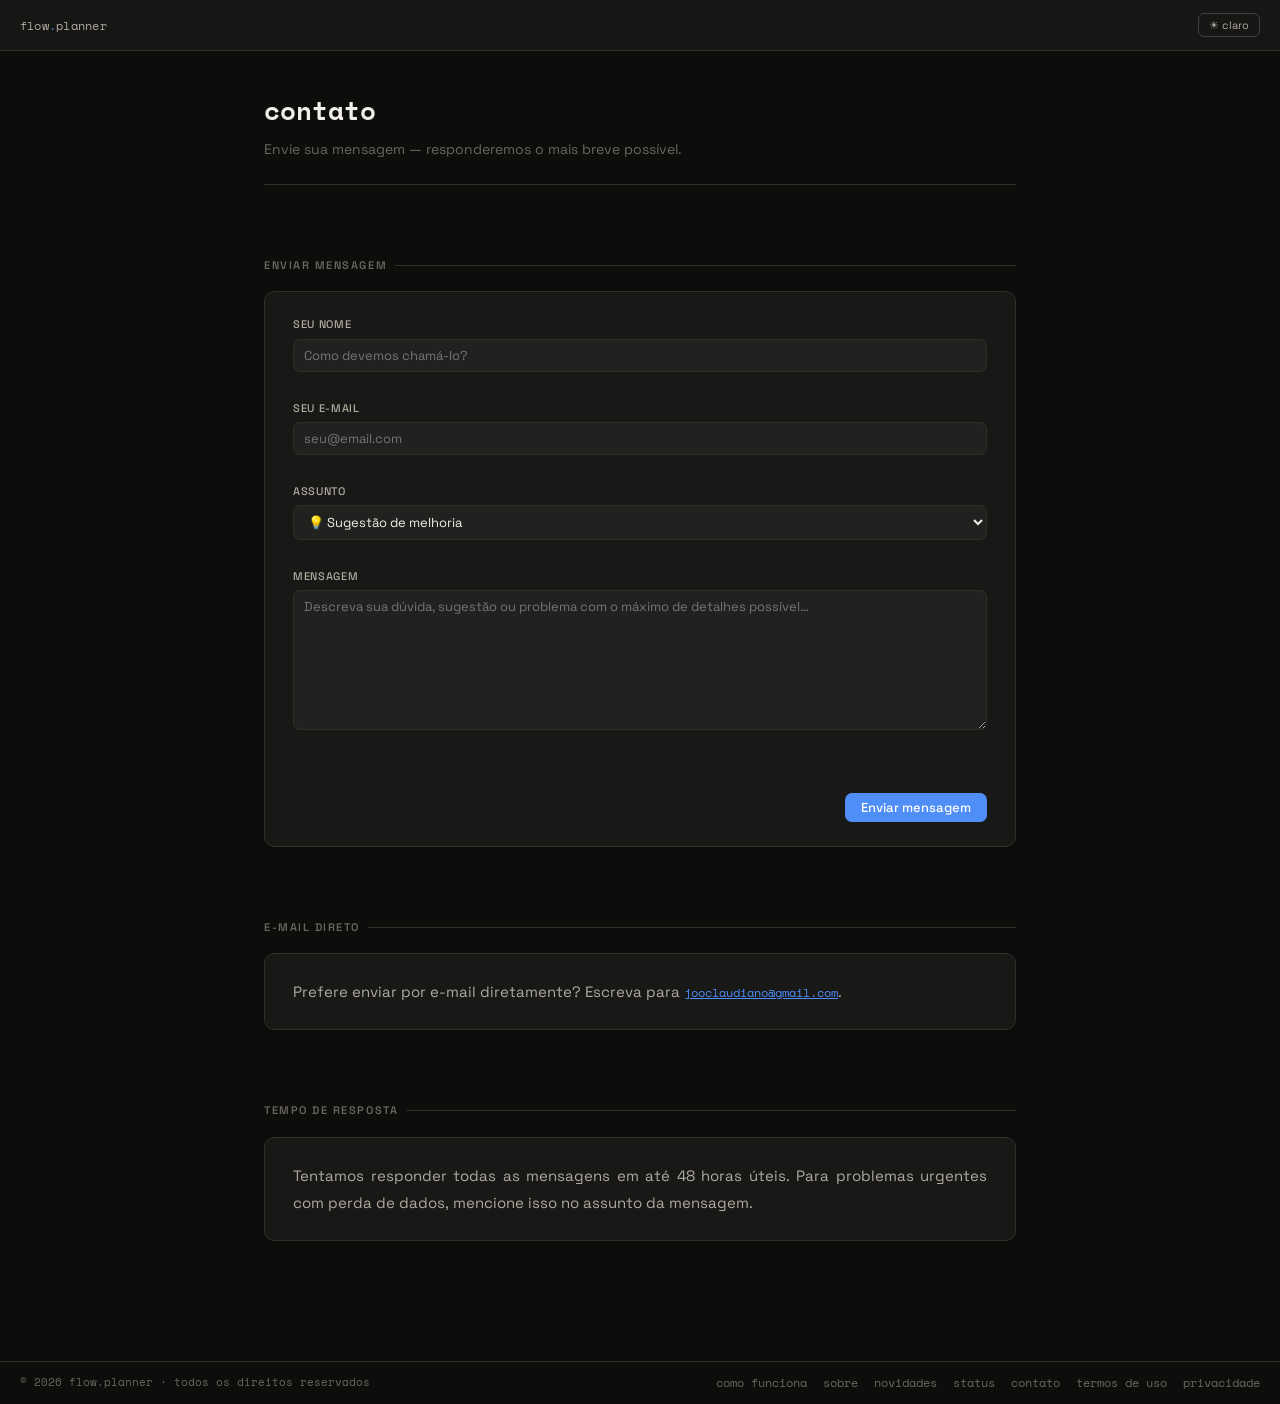
<file: contato.html>
<!DOCTYPE html>
<html lang="pt-BR">
<head>
<meta charset="UTF-8">
<script>(function(){try{var d=localStorage.getItem("v3_dark");if(d===null||d==="true")document.documentElement.classList.add("dark");}catch(e){}}());</script>
<meta name="viewport" content="width=device-width, initial-scale=1.0, viewport-fit=cover">
<script src="https://js.sentry-cdn.com/d4fd822a23b289c483736a7b996e8d0f.min.js" crossorigin="anonymous"></script>
<title>Contato — flow.planner</title>
<link rel="icon" href="favicon.svg" type="image/svg+xml">
<link rel="icon" href="favicon.ico" sizes="16x16 32x32 48x48" type="image/x-icon">
<link rel="canonical" href="https://joaoclaudiano.github.io/planner/contato.html">
<link rel="preconnect" href="https://fonts.googleapis.com">
<link href="https://fonts.googleapis.com/css2?family=Space+Grotesk:wght@300;400;500;600&family=Space+Mono:wght@400;700&display=swap" rel="stylesheet">
<link rel="stylesheet" href="assets/css/style.css">
</head>
<body>
<header>
  <div class="header-top">
    <div style="display:flex;align-items:center">
      <a href="index.html" style="text-decoration:none"><span class="logo">flow<b>.</b>planner</span></a>
    </div>
    <div class="hright">
      <button class="hbtn" id="btnDark" aria-label="Alternar tema">☀ claro</button>
    </div>
  </div>
</header>

<main class="page-wrap">
  <div class="page-hero">
    <h1>contato</h1>
    <p>Envie sua mensagem — responderemos o mais breve possível.</p>
  </div>

  <div class="page-section">
    <h2>enviar mensagem</h2>
    <div class="page-card">
      <form class="contact-form" id="contactForm">
        <div class="form-group">
          <label for="cName">Seu nome</label>
          <input class="form-input" type="text" id="cName" name="name" placeholder="Como devemos chamá-lo?" autocomplete="name" required>
        </div>
        <div class="form-group">
          <label for="cEmail">Seu e-mail</label>
          <input class="form-input" type="email" id="cEmail" name="email" placeholder="seu@email.com" autocomplete="email" required>
        </div>
        <div class="form-group">
          <label for="cSubject">Assunto</label>
          <select class="form-select" id="cSubject" name="subject">
            <option value="sugestao">💡 Sugestão de melhoria</option>
            <option value="bug">🐛 Reportar um problema</option>
            <option value="privacidade">🔒 Dúvida sobre privacidade</option>
            <option value="conta">👤 Problema com minha conta</option>
            <option value="outro">📌 Outro assunto</option>
          </select>
        </div>
        <div class="form-group">
          <label for="cMessage">Mensagem</label>
          <textarea class="form-textarea" id="cMessage" name="message" placeholder="Descreva sua dúvida, sugestão ou problema com o máximo de detalhes possível…" required></textarea>
        </div>
        <div id="cStatus" style="font-size:12px;min-height:16px;color:var(--ok)"></div>
        <div style="display:flex;justify-content:flex-end">
          <button class="btn-save" type="submit" id="cSubmit">Enviar mensagem</button>
        </div>
      </form>
    </div>
  </div>

  <div class="page-section">
    <h2>e-mail direto</h2>
    <div class="page-card">
      <p>Prefere enviar por e-mail diretamente? Escreva para <a href="mailto:jooclaudiano@gmail.com" style="color:var(--accent);font-family:var(--mono);font-size:12px">jooclaudiano@gmail.com</a>.</p>
    </div>
  </div>

  <div class="page-section">
    <h2>tempo de resposta</h2>
    <div class="page-card">
      <p>Tentamos responder todas as mensagens em até 48 horas úteis. Para problemas urgentes com perda de dados, mencione isso no assunto da mensagem.</p>
    </div>
  </div>
</main>

<button class="btt" id="btt">↑</button>

<footer>
  <span class="finfo">© <span id="fYear"></span> flow.planner · todos os direitos reservados</span>
  <nav class="fnav">
    <a href="como-funciona.html">como funciona</a>
    <a href="sobre.html">sobre</a>
    <a href="novidades.html">novidades</a>
    <a href="status.html">status</a>
    <a href="contato.html">contato</a>
    <a href="termos.html">termos de uso</a>
    <a href="privacidade.html">privacidade</a>
  </nav>
</footer>

<script>
(function () {
  const KEY = 'fs-dark';
  const btn = document.getElementById('btnDark');
  function applyTheme(dark) {
    document.body.classList.toggle('dark', dark);
    btn.textContent = dark ? '☾ escuro' : '☀ claro';
  }
  applyTheme(localStorage.getItem(KEY) === '1');
  btn.addEventListener('click', () => {
    const dark = !document.body.classList.contains('dark');
    localStorage.setItem(KEY, dark ? '1' : '0');
    applyTheme(dark);
  });
  const btt = document.getElementById('btt');
  window.addEventListener('scroll', () => btt.classList.toggle('show', scrollY > 300));
  btt.addEventListener('click', () => window.scrollTo({top:0, behavior:'smooth'}));
})();

(function () {
  const form   = document.getElementById('contactForm');
  const status = document.getElementById('cStatus');
  const submit = document.getElementById('cSubmit');

  form.addEventListener('submit', async function (e) {
    e.preventDefault();

    submit.disabled = true;
    submit.textContent = 'Enviando…';
    status.style.color = 'var(--text2)';
    status.textContent = '';

    const data = {
      name:    document.getElementById('cName').value.trim(),
      email:   document.getElementById('cEmail').value.trim(),
      subject: document.getElementById('cSubject').value,
      message: document.getElementById('cMessage').value.trim(),
    };

    try {
      const res = await fetch('https://formspree.io/f/xykbzkjz', {
        method: 'POST',
        headers: { 'Content-Type': 'application/json', 'Accept': 'application/json' },
        body: JSON.stringify(data),
      });
      if (res.ok) {
        status.style.color = 'var(--ok, #059669)';
        status.textContent = '✓ Mensagem enviada com sucesso!';
        form.reset();
      } else {
        const json = await res.json().catch(() => ({}));
        status.style.color = 'var(--err, #e11)';
        status.textContent = json.error || 'Erro ao enviar. Tente novamente.';
      }
    } catch {
      status.style.color = 'var(--err, #e11)';
      status.textContent = 'Falha de rede. Verifique sua conexão.';
    } finally {
      submit.disabled = false;
      submit.textContent = 'Enviar mensagem';
    }
  });
})();
</script>
<script>document.getElementById('fYear').textContent = new Date().getFullYear();</script>
</body>
</html>
</file>
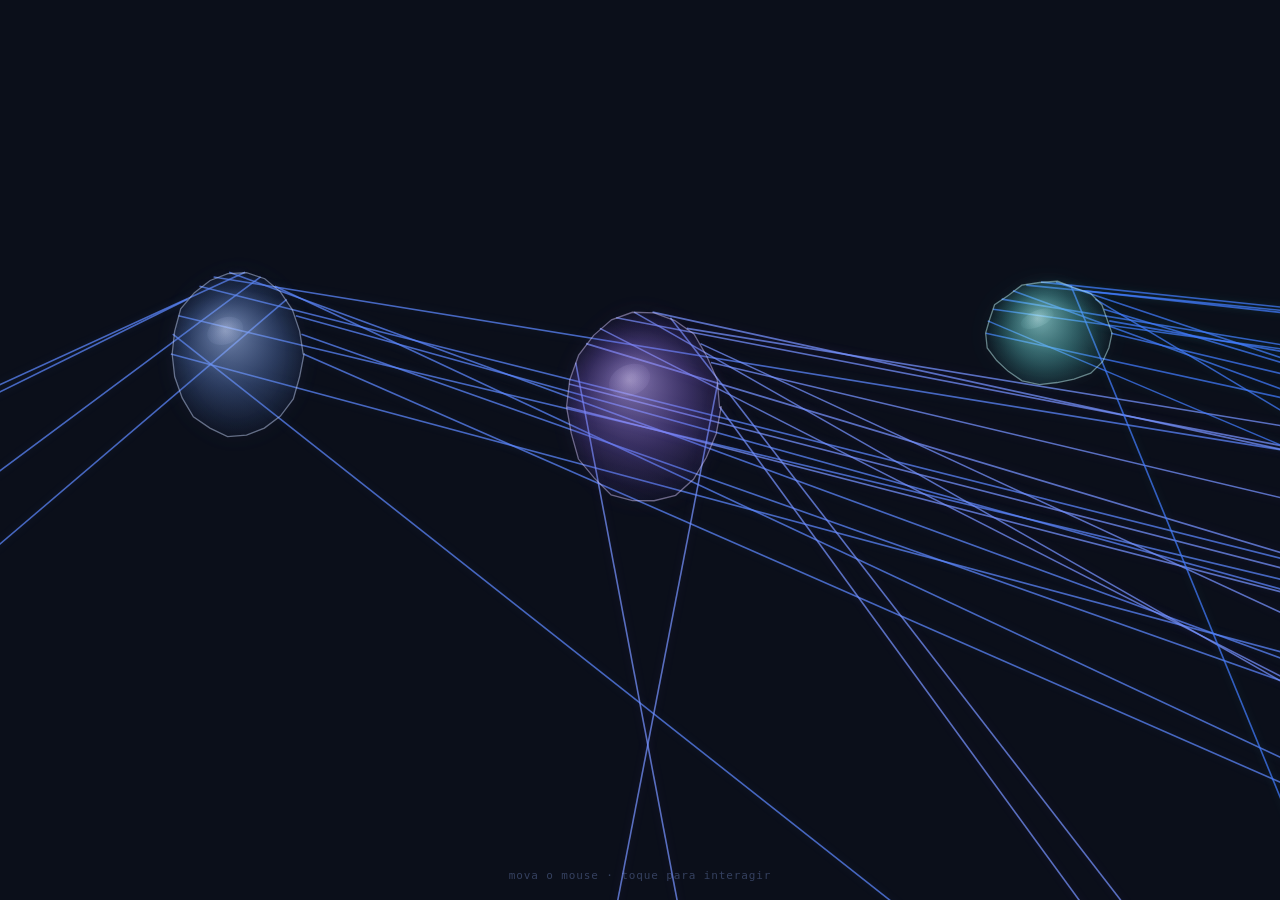
<file: jellyfish.html>
<!DOCTYPE html>
<html lang="pt-BR">
<head>
<meta charset="UTF-8">
<script>(function(){try{var d=localStorage.getItem("v3_dark");if(d===null||d==="true")document.documentElement.classList.add("dark");}catch(e){}}());</script>
<meta name="viewport" content="width=device-width, initial-scale=1.0, user-scalable=no">
<script src="https://js.sentry-cdn.com/d4fd822a23b289c483736a7b996e8d0f.min.js" crossorigin="anonymous"></script>
<title>Água-viva</title>
<style>
  * { margin: 0; padding: 0; box-sizing: border-box; }
  html, body { width: 100%; height: 100%; overflow: hidden; background: #0b0f1a; }
  canvas { display: block; }
  #info {
    position: fixed; bottom: 18px; left: 50%; transform: translateX(-50%);
    font-family: monospace; font-size: 11px;
    color: rgba(150,180,255,0.3); pointer-events: none; letter-spacing: 0.08em;
    white-space: nowrap;
  }
</style>
</head>
<body>
<canvas id="c"></canvas>
<div id="info">mova o mouse · toque para interagir</div>
<script>
// ─── PARÂMETROS AJUSTÁVEIS ────────────────────────────────────────────────────
const PARAMS = {
  // Sino
  BELL_RADIUS:      70,   // raio base
  BELL_PULSE_AMP:   18,   // amplitude da pulsação
  BELL_PULSE_FREQ:  0.85, // Hz
  BELL_PTS:         22,   // pontos da borda (mais = mais suave)
  BELL_ORGANIC_AMP: 3.5,  // irregularidade orgânica da borda

  // Tentáculos
  TENTACLE_COUNT:   14,
  SEG_COUNT:        28,   // segmentos por tentáculo
  SEG_LEN:          12,   // comprimento em repouso (px)
  WAVE_AMP:         16,   // amplitude da onda lateral
  WAVE_K:           0.19, // número de onda
  WAVE_OMEGA:       2.2,  // velocidade angular da onda
  DRAG:             0.88, // amortecimento Verlet (0=máx, 1=sem)
  RAND_FREQ:        0.2,  // variação de frequência entre tentáculos

  // Interação
  ATTRACT_FORCE:    0.013,
  ATTRACT_RADIUS:   320,

  // Visuais
  GLOW_BLUR:        24,

  // Multi
  JELLYFISH_COUNT:  3,
};

// ─── UTILITÁRIOS ──────────────────────────────────────────────────────────────
const lerp = (a, b, t) => a + (b - a) * t;
const clamp = (v, lo, hi) => Math.max(lo, Math.min(hi, v));

// Ease-in-out cúbico para pulsação orgânica (não senoidal perfeita)
function easeInOut(t) {
  return t < 0.5 ? 4 * t * t * t : 1 - Math.pow(-2 * t + 2, 3) / 2;
}

// Seno modificado com easing — contração assimétrica
function pulseSine(t, freq, phase) {
  const raw  = Math.sin(2 * Math.PI * freq * t + phase);
  const norm = (raw + 1) / 2;           // [0,1]
  return easeInOut(norm) * 2 - 1;       // [-1,1]
}

// Ruído pseudo-aleatório suave para deformação da borda
function snoise(x, seed) {
  const v = Math.sin(x * 127.1 + seed * 311.7) * 43758.5453;
  return v - Math.floor(v); // [0,1)
}

// ─── Segment ──────────────────────────────────────────────────────────────────
class Segment {
  constructor(x, y) {
    this.x = x;  this.px = x;
    this.y = y;  this.py = y;
  }
  update(dt) {
    const vx = (this.x - this.px) * PARAMS.DRAG;
    const vy = (this.y - this.py) * PARAMS.DRAG;
    this.px = this.x;
    this.py = this.y;
    this.x += vx * dt * 60;
    this.y += vy * dt * 60;
  }
}

// ─── Tentacle ─────────────────────────────────────────────────────────────────
class Tentacle {
  constructor(attachAngle, segCount, segLen, opts) {
    this.attachAngle = attachAngle;
    this.segLen      = segLen;
    this.phase       = opts.phase;
    this.freqMul     = opts.freqMul;
    this.ampMul      = opts.ampMul;

    this.segs = [];
    for (let i = 0; i <= segCount; i++) {
      this.segs.push(new Segment(0, i * segLen));
    }
  }

  update(bx, by, t, dt, pulseR, baseR) {
    // Ancora o primeiro segmento na borda da cabeça
    const s0 = this.segs[0];
    s0.x = bx; s0.px = bx;
    s0.y = by; s0.py = by;

    // Amplitude varia com pulsação: maior ao expandir
    const wAmp  = PARAMS.WAVE_AMP * this.ampMul * (pulseR / baseR);
    const omega = PARAMS.WAVE_OMEGA * this.freqMul;

    // Integração de Verlet
    for (let i = 1; i < this.segs.length; i++) {
      this.segs[i].update(dt);
    }

    // Perturbação de onda ao longo do tentáculo
    for (let i = 1; i < this.segs.length; i++) {
      const wave = wAmp * Math.sin(PARAMS.WAVE_K * i - omega * t + this.phase);
      this.segs[i].x += wave * dt * 30;
    }

    // Constraint de distância (3 iterações para estabilidade)
    for (let iter = 0; iter < 3; iter++) {
      for (let i = 0; i < this.segs.length - 1; i++) {
        const a = this.segs[i], b = this.segs[i + 1];
        const dx = b.x - a.x, dy = b.y - a.y;
        const d  = Math.sqrt(dx * dx + dy * dy) || 0.001;
        const diff = (d - this.segLen) / d;
        if (i === 0) {
          b.x -= dx * diff;
          b.y -= dy * diff;
        } else {
          const half = diff * 0.5;
          a.x += dx * half; a.y += dy * half;
          b.x -= dx * half; b.y -= dy * half;
        }
      }
    }
  }

  render(ctx, r, g, b) {
    const n = this.segs.length;
    if (n < 2) return;
    for (let i = 0; i < n - 1; i++) {
      const a     = this.segs[i];
      const c     = this.segs[i + 1];
      const frac  = i / (n - 1);
      const alpha = (1 - frac) * 0.72; // fade para a ponta
      const width = Math.max(0.3, 1.6 * (1 - frac));
      ctx.beginPath();
      ctx.moveTo(a.x, a.y);
      ctx.lineTo(c.x, c.y);
      ctx.strokeStyle = `rgba(${r},${g},${b},${alpha.toFixed(3)})`;
      ctx.lineWidth   = width;
      ctx.stroke();
    }
  }
}

// ─── Jellyfish ────────────────────────────────────────────────────────────────
class Jellyfish {
  constructor(x, y, opts) {
    this.x  = x; this.y  = y;
    this.vx = (Math.random() - 0.5) * 0.3;
    this.vy = (Math.random() - 0.5) * 0.15;

    this.baseR      = opts.baseR;
    this.hue        = opts.hue;
    this.pulseFreq  = PARAMS.BELL_PULSE_FREQ * (0.85 + Math.random() * 0.3);
    this.pulsePhase = Math.random() * Math.PI * 2;
    this.seed       = Math.random() * 100;
    this.scaleX     = 1;
    this.scaleY     = 1;

    // Cor RGB dos tentáculos derivada do matiz
    this.tr = clamp(Math.round(80  + (this.hue - 200) * 0.7), 0, 255);
    this.tg = clamp(Math.round(130 + (this.hue - 200) * 0.3), 0, 255);

    // Tentáculos distribuídos na borda inferior (π a 2π)
    this.tentacles = [];
    const n = PARAMS.TENTACLE_COUNT;
    for (let i = 0; i < n; i++) {
      const angle    = Math.PI + (Math.PI / (n - 1)) * i;
      const segCount = PARAMS.SEG_COUNT + Math.floor((Math.random() - 0.5) * 6);
      const segLen   = PARAMS.SEG_LEN   * (0.85 + Math.random() * 0.3);
      this.tentacles.push(new Tentacle(angle, segCount, segLen, {
        phase:   Math.random() * Math.PI * 2,
        freqMul: 1 + (Math.random() - 0.5) * PARAMS.RAND_FREQ * 2,
        ampMul:  0.7 + Math.random() * 0.6,
      }));
    }
  }

  // Raio atual com pulsação assimétrica
  radius(t) {
    return this.baseR + pulseSine(t, this.pulseFreq, this.pulsePhase) * PARAMS.BELL_PULSE_AMP;
  }

  update(t, dt, mx, my, W, H) {
    const r   = this.radius(t);
    const str = (r - this.baseR) / PARAMS.BELL_PULSE_AMP; // [-1, 1]

    // Squash & stretch
    this.scaleX = 1 - str * 0.12;
    this.scaleY = 1 + str * 0.10;

    // Atração ao cursor
    const dx = mx - this.x, dy = my - this.y;
    const d  = Math.sqrt(dx * dx + dy * dy);
    if (d < PARAMS.ATTRACT_RADIUS && d > 1) {
      this.vx += (dx / d) * PARAMS.ATTRACT_FORCE;
      this.vy += (dy / d) * PARAMS.ATTRACT_FORCE;
    }

    // Deriva com amortecimento
    this.vx *= 0.995; this.vy *= 0.995;
    this.x  += this.vx * dt * 60;
    this.y  += this.vy * dt * 60;

    // Rebote nas bordas
    const mg = this.baseR * 1.5;
    if (this.x < mg)     this.vx += 0.045;
    if (this.x > W - mg) this.vx -= 0.045;
    if (this.y < mg)     this.vy += 0.045;
    if (this.y > H - mg) this.vy -= 0.045;

    // Atualiza tentáculos
    for (const tent of this.tentacles) {
      const bx = this.x + Math.cos(tent.attachAngle) * r * this.scaleX;
      const by = this.y + Math.sin(tent.attachAngle) * r * this.scaleY;
      tent.update(bx, by, t, dt, r, this.baseR);
    }
  }

  // Caminho do sino (com deformação orgânica)
  _bellPath(ctx, r, t) {
    const pts = PARAMS.BELL_PTS;
    ctx.beginPath();
    for (let i = 0; i <= pts; i++) {
      const a     = (i / pts) * Math.PI * 2;
      const noise = (snoise(a * 3 + t * 0.4, this.seed) - 0.5) * PARAMS.BELL_ORGANIC_AMP;
      const pr    = r + noise;
      const px    = this.x + Math.cos(a) * pr * this.scaleX;
      const py    = this.y + Math.sin(a) * pr * this.scaleY;
      if (i === 0) ctx.moveTo(px, py); else ctx.lineTo(px, py);
    }
    ctx.closePath();
  }

  render(ctx, t) {
    const r = this.radius(t);
    const h = this.hue;

    // ── Tentáculos (desenhados antes do sino para ficarem por baixo) ──
    ctx.save();
    ctx.shadowBlur  = 10;
    ctx.shadowColor = `hsla(${h},80%,70%,0.22)`;
    for (const tent of this.tentacles) {
      tent.render(ctx, this.tr, this.tg, 255);
    }
    ctx.restore();

    // ── Sino ──
    ctx.save();
    ctx.shadowBlur  = PARAMS.GLOW_BLUR;
    ctx.shadowColor = `hsla(${h},85%,72%,0.42)`;

    // Preenchimento com gradiente
    const grd = ctx.createRadialGradient(
      this.x - r * 0.15 * this.scaleX,
      this.y - r * 0.30 * this.scaleY,
      r * 0.04,
      this.x, this.y, r * Math.max(this.scaleX, this.scaleY)
    );
    grd.addColorStop(0,    `hsla(${h},72%,82%,0.55)`);
    grd.addColorStop(0.55, `hsla(${h},62%,62%,0.26)`);
    grd.addColorStop(1,    `hsla(${h},50%,40%,0.05)`);

    this._bellPath(ctx, r, t);
    ctx.fillStyle = grd;
    ctx.fill();

    // Borda
    this._bellPath(ctx, r, t);
    ctx.strokeStyle = `hsla(${h},72%,86%,0.48)`;
    ctx.lineWidth   = 1.3;
    ctx.stroke();

    // Reflexo especular interno
    const sx = this.x - r * 0.18 * this.scaleX;
    const sy = this.y - r * 0.28 * this.scaleY;
    const sg = ctx.createRadialGradient(sx, sy, 0, sx, sy, r * 0.38);
    sg.addColorStop(0, `hsla(${h + 20},90%,96%,0.22)`);
    sg.addColorStop(1, `hsla(${h},60%,70%,0)`);
    ctx.beginPath();
    ctx.ellipse(sx, sy, r * 0.28 * this.scaleX, r * 0.16 * this.scaleY, -0.4, 0, Math.PI * 2);
    ctx.fillStyle = sg;
    ctx.fill();

    ctx.restore();
  }
}

// ─── CANVAS & ESTADO ──────────────────────────────────────────────────────────
const canvas = document.getElementById('c');
const ctx    = canvas.getContext('2d');
let W = 0, H = 0;

function resize() {
  W = canvas.width  = window.innerWidth;
  H = canvas.height = window.innerHeight;
}
window.addEventListener('resize', resize);
resize();

const mouse = { x: -9999, y: -9999 };
window.addEventListener('mousemove', e => { mouse.x = e.clientX; mouse.y = e.clientY; });
window.addEventListener('touchmove', e => {
  e.preventDefault();
  mouse.x = e.touches[0].clientX;
  mouse.y = e.touches[0].clientY;
}, { passive: false });
window.addEventListener('touchstart', e => {
  mouse.x = e.touches[0].clientX;
  mouse.y = e.touches[0].clientY;
});

// ─── CRIAÇÃO ──────────────────────────────────────────────────────────────────
function makeJellyfishes() {
  const list = [];
  const n    = PARAMS.JELLYFISH_COUNT;
  // Matizes: azul-violeta, ciano, roxo
  const hues = [215, 255, 185];
  for (let i = 0; i < n; i++) {
    const x     = W * (0.18 + 0.64 * (i / (n - 1 || 1)));
    const y     = H * (0.28 + Math.random() * 0.28);
    const hue   = hues[i % hues.length] + (Math.random() - 0.5) * 18;
    const baseR = PARAMS.BELL_RADIUS * (0.72 + Math.random() * 0.52);
    list.push(new Jellyfish(x, y, { hue, baseR }));
  }
  return list;
}

let jellyfishes = [];
window.addEventListener('resize', () => { jellyfishes = makeJellyfishes(); });

// ─── LOOP ─────────────────────────────────────────────────────────────────────
let lastTs = 0, elapsed = 0;

function loop(ts) {
  const raw = (ts - lastTs) / 1000;
  lastTs = ts;

  // Salta o primeiro frame e saltos longos (aba em segundo plano, > 250 ms)
  if (raw <= 0 || raw > 0.25) { requestAnimationFrame(loop); return; }

  // Cap em 50 ms para manter a física estável durante quedas de FPS
  const dt  = Math.min(raw, 0.05);
  elapsed  += dt;

  // Inicialização lazy (garante W/H corretos)
  if (jellyfishes.length === 0) jellyfishes = makeJellyfishes();

  // Fundo escuro
  ctx.fillStyle = '#0b0f1a';
  ctx.fillRect(0, 0, W, H);

  for (const jf of jellyfishes) {
    jf.update(elapsed, dt, mouse.x, mouse.y, W, H);
    jf.render(ctx, elapsed);
  }

  requestAnimationFrame(loop);
}

requestAnimationFrame(loop);
</script>
</body>
</html>
</file>
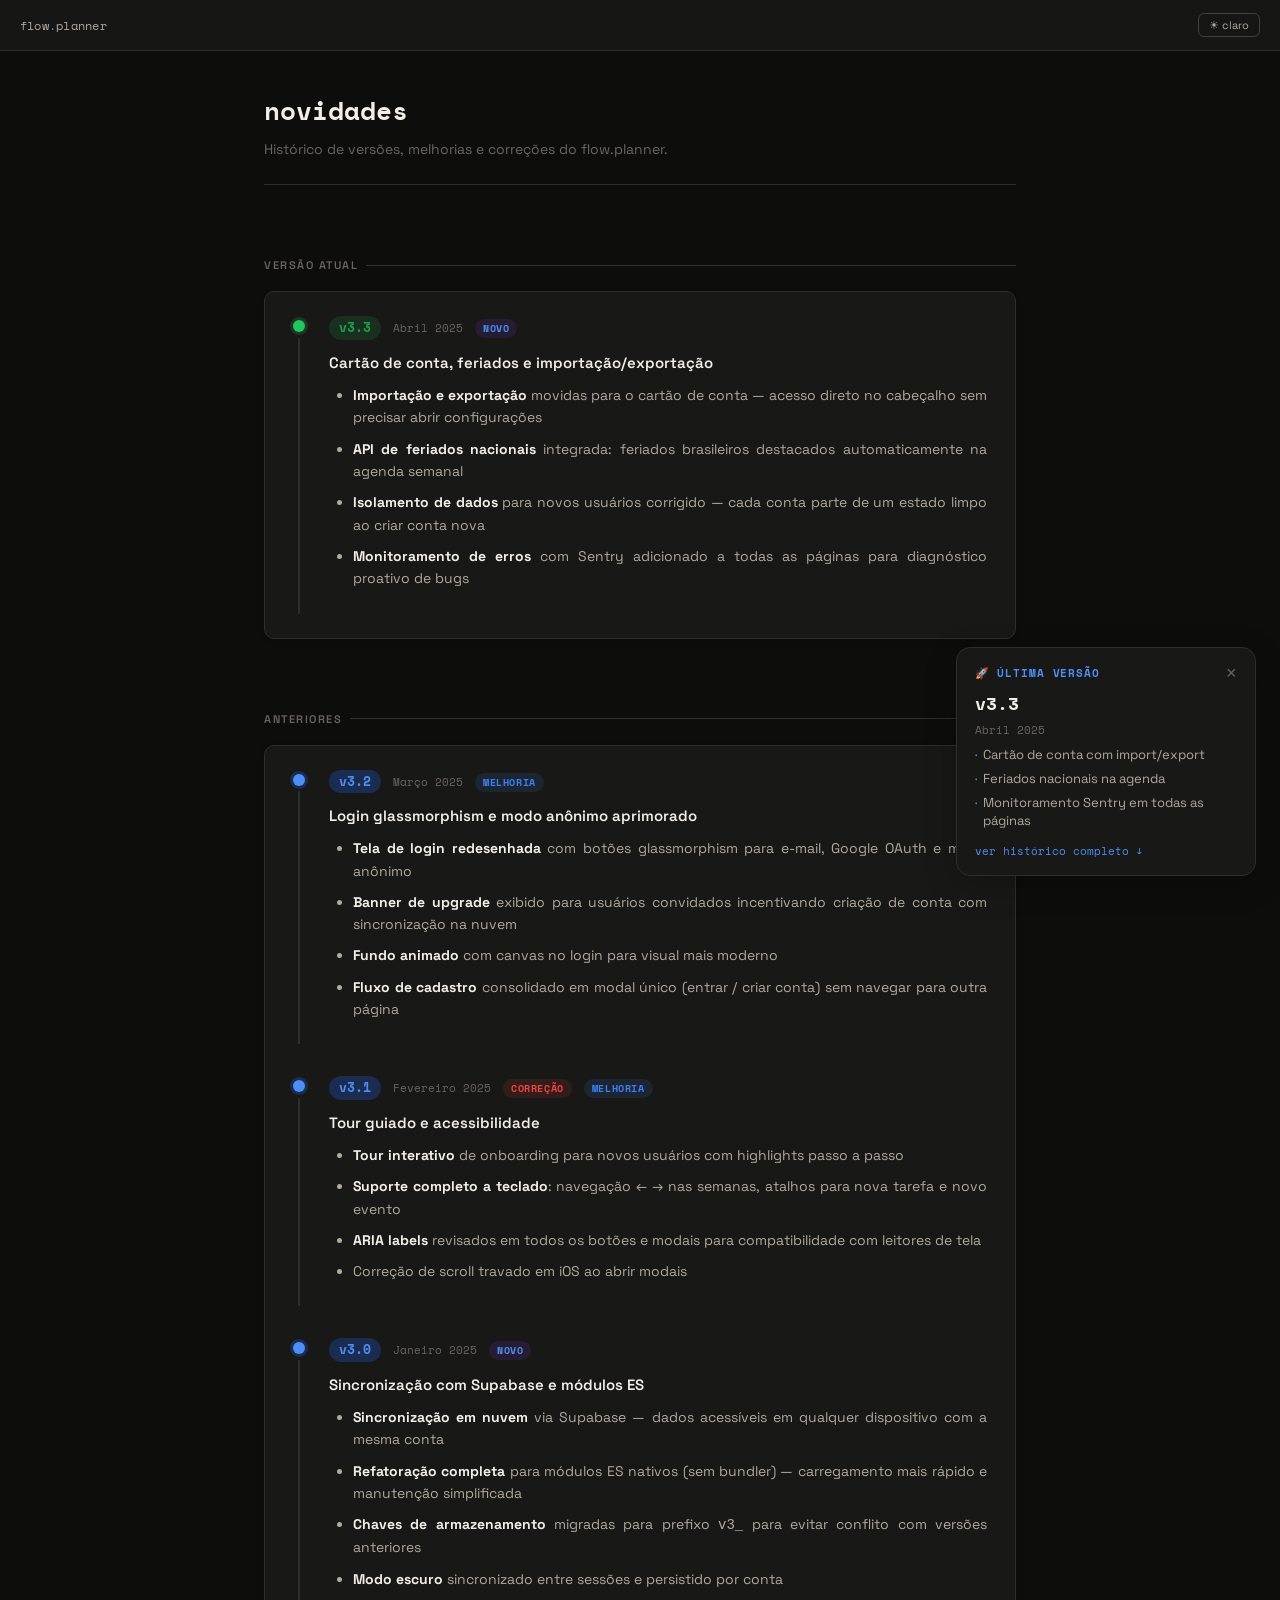
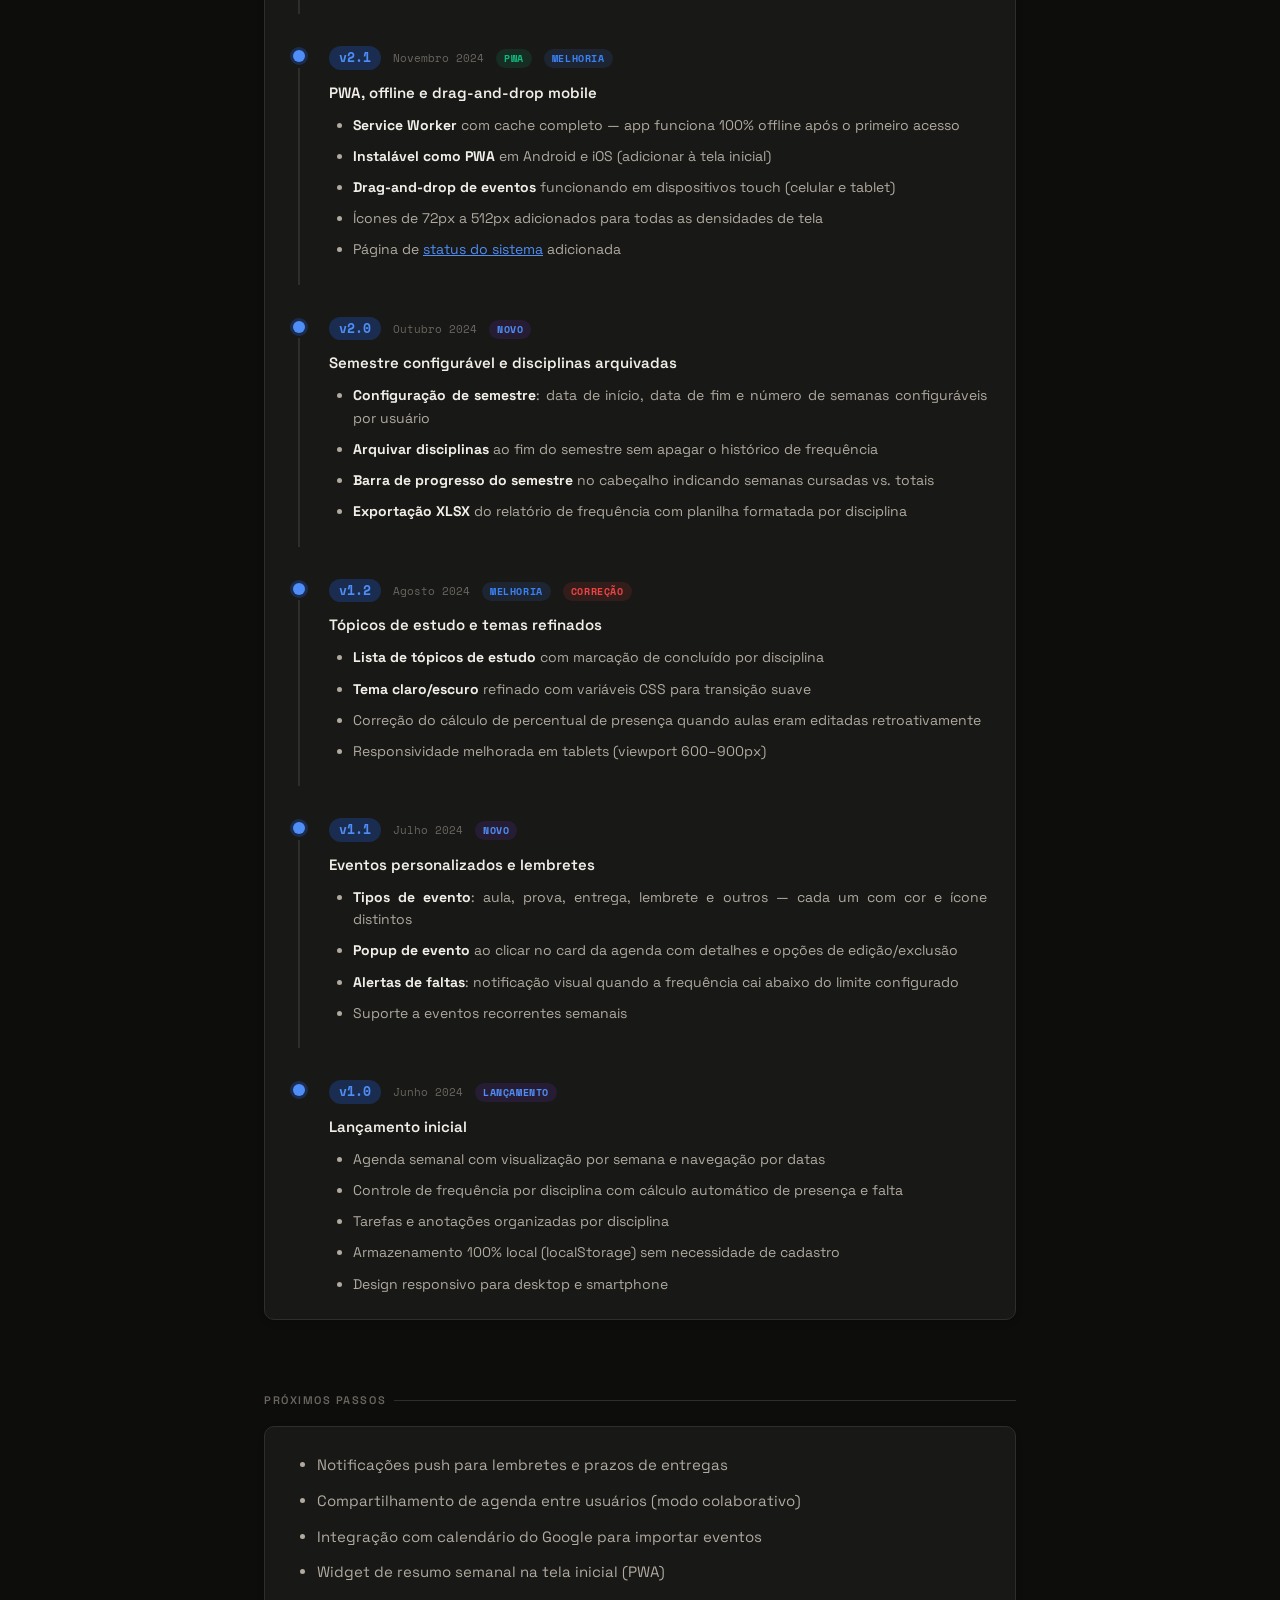
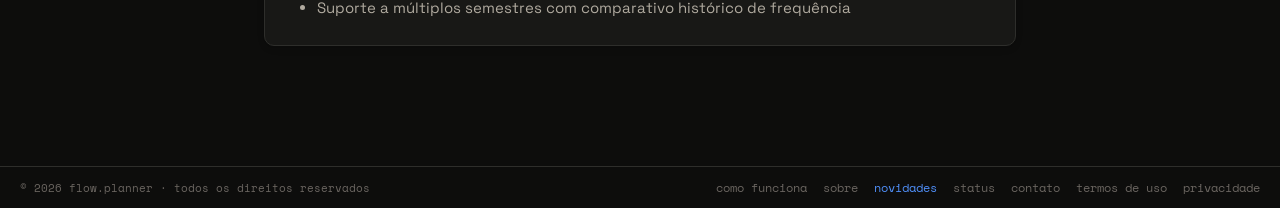
<file: novidades.html>
<!DOCTYPE html>
<html lang="pt-BR">
<head>
<meta charset="UTF-8">
<script>(function(){try{var d=localStorage.getItem("v3_dark");if(d===null||d==="true")document.documentElement.classList.add("dark");}catch(e){}}());</script>
<meta name="viewport" content="width=device-width, initial-scale=1.0, viewport-fit=cover">
<script src="https://js.sentry-cdn.com/d4fd822a23b289c483736a7b996e8d0f.min.js" crossorigin="anonymous"></script>
<title>Novidades — flow.planner</title>
<link rel="icon" href="favicon.svg" type="image/svg+xml">
<link rel="icon" href="favicon.ico" sizes="16x16 32x32 48x48" type="image/x-icon">
<link rel="manifest" href="manifest.json">
<meta name="theme-color" content="#7c3aed" media="(prefers-color-scheme: light)">
<meta name="theme-color" content="#4c1d95" media="(prefers-color-scheme: dark)">
<link rel="canonical" href="https://joaoclaudiano.github.io/planner/novidades.html">
<link rel="preconnect" href="https://fonts.googleapis.com">
<link href="https://fonts.googleapis.com/css2?family=Space+Grotesk:wght@300;400;500;600&family=Space+Mono:wght@400;700&display=swap" rel="stylesheet">
<link rel="stylesheet" href="assets/css/style.css">
<style>
/* ── Changelog styles ── */
.changelog-entry { display: flex; gap: 1.5rem; }
.changelog-entry + .changelog-entry { margin-top: 2rem; }
.cl-timeline { display: flex; flex-direction: column; align-items: center; flex-shrink: 0; padding-top: .25rem; }
.cl-dot {
  width: 12px; height: 12px; border-radius: 50%;
  background: var(--accent); flex-shrink: 0;
  box-shadow: 0 0 0 3px var(--accent-bg);
}
.cl-dot.latest { background: #22c55e; box-shadow: 0 0 0 3px rgba(34,197,94,.18); }
.cl-line { flex: 1; width: 2px; background: var(--border); margin-top: .35rem; }
.cl-body { flex: 1; padding-bottom: 1.5rem; }
.cl-header { display: flex; align-items: baseline; gap: .75rem; flex-wrap: wrap; margin-bottom: .75rem; }
.cl-version {
  font-family: var(--mono); font-size: 13px; font-weight: 700;
  color: var(--accent); background: var(--accent-bg);
  padding: 2px 10px; border-radius: 20px;
}
.cl-version.latest { color: #16a34a; background: rgba(34,197,94,.13); }
.cl-date { font-family: var(--mono); font-size: 11px; color: var(--text3); }
.cl-badge {
  font-family: var(--mono); font-size: 10px; font-weight: 700;
  padding: 2px 8px; border-radius: 20px; text-transform: uppercase; letter-spacing: .06em;
}
.cl-badge.new  { background: rgba(124,58,237,.14); color: var(--accent); }
.cl-badge.fix  { background: rgba(239,68,68,.12);  color: #ef4444; }
.cl-badge.imp  { background: rgba(59,130,246,.12); color: #3b82f6; }
.cl-badge.pwa  { background: rgba(16,185,129,.12); color: #10b981; }
.cl-title { font-size: 15px; font-weight: 600; color: var(--text); margin-bottom: .6rem; }
.cl-list { padding-left: 1.2rem; display: flex; flex-direction: column; gap: .45rem; }
.cl-list li { font-size: 14px; color: var(--text2); line-height: 1.6; }
.cl-list li strong { color: var(--text); }

/* ── Latest version popup ── */
.news-popup {
  position: fixed; bottom: 1.5rem; right: 1.5rem; z-index: 9990;
  background: var(--surface); border: 1px solid var(--border);
  border-radius: 14px; box-shadow: 0 8px 32px rgba(0,0,0,.22);
  padding: 1rem 1.15rem 1rem 1.1rem;
  max-width: 300px; width: calc(100vw - 3rem);
  display: flex; flex-direction: column; gap: .5rem;
  animation: slideUp .3s ease;
}
.news-popup.hidden { display: none; }
@keyframes slideUp {
  from { opacity: 0; transform: translateY(14px); }
  to   { opacity: 1; transform: translateY(0); }
}
.news-popup-top { display: flex; align-items: center; justify-content: space-between; gap: .5rem; }
.news-popup-title { font-family: var(--mono); font-size: 11px; font-weight: 700; color: var(--accent); text-transform: uppercase; letter-spacing: .08em; }
.news-popup-close { background: none; border: none; cursor: pointer; color: var(--text3); font-size: 18px; line-height: 1; padding: 0; }
.news-popup-close:hover { color: var(--text); }
.news-popup-ver { font-family: var(--mono); font-size: 18px; font-weight: 700; color: var(--text); }
.news-popup-date { font-family: var(--mono); font-size: 11px; color: var(--text3); margin-top: -.2rem; }
.news-popup-items { display: flex; flex-direction: column; gap: .3rem; }
.news-popup-item { font-size: 13px; color: var(--text2); display: flex; gap: .4rem; line-height: 1.45; }
.news-popup-item::before { content: '·'; color: var(--accent); flex-shrink: 0; }
.news-popup-link { font-family: var(--mono); font-size: 11px; color: var(--accent); text-decoration: none; margin-top: .2rem; }
.news-popup-link:hover { text-decoration: underline; }

@media (max-width: 480px) {
  .changelog-entry { gap: .85rem; }
  .cl-date { font-size: 10px; }
}
</style>
</head>
<body>
<header>
  <div class="header-top">
    <div style="display:flex;align-items:center">
      <a href="index.html" style="text-decoration:none"><span class="logo">flow<b>.</b>planner</span></a>
    </div>
    <div class="hright">
      <button class="hbtn" id="btnDark" aria-label="Alternar tema">☀ claro</button>
    </div>
  </div>
</header>

<main class="page-wrap">
  <div class="page-hero">
    <h1>novidades</h1>
    <p>Histórico de versões, melhorias e correções do flow.planner.</p>
  </div>

  <!-- ── v3.3 ── -->
  <div class="page-section">
    <h2>versão atual</h2>
    <div class="page-card">
      <div class="changelog-entry">
        <div class="cl-timeline"><div class="cl-dot latest"></div><div class="cl-line"></div></div>
        <div class="cl-body">
          <div class="cl-header">
            <span class="cl-version latest">v3.3</span>
            <span class="cl-date">Abril 2025</span>
            <span class="cl-badge new">novo</span>
          </div>
          <div class="cl-title">Cartão de conta, feriados e importação/exportação</div>
          <ul class="cl-list">
            <li><strong>Importação e exportação</strong> movidas para o cartão de conta — acesso direto no cabeçalho sem precisar abrir configurações</li>
            <li><strong>API de feriados nacionais</strong> integrada: feriados brasileiros destacados automaticamente na agenda semanal</li>
            <li><strong>Isolamento de dados</strong> para novos usuários corrigido — cada conta parte de um estado limpo ao criar conta nova</li>
            <li><strong>Monitoramento de erros</strong> com Sentry adicionado a todas as páginas para diagnóstico proativo de bugs</li>
          </ul>
        </div>
      </div>
    </div>
  </div>

  <!-- ── v3.2 ── -->
  <div class="page-section">
    <h2>anteriores</h2>
    <div class="page-card">

      <div class="changelog-entry">
        <div class="cl-timeline"><div class="cl-dot"></div><div class="cl-line"></div></div>
        <div class="cl-body">
          <div class="cl-header">
            <span class="cl-version">v3.2</span>
            <span class="cl-date">Março 2025</span>
            <span class="cl-badge imp">melhoria</span>
          </div>
          <div class="cl-title">Login glassmorphism e modo anônimo aprimorado</div>
          <ul class="cl-list">
            <li><strong>Tela de login redesenhada</strong> com botões glassmorphism para e-mail, Google OAuth e modo anônimo</li>
            <li><strong>Banner de upgrade</strong> exibido para usuários convidados incentivando criação de conta com sincronização na nuvem</li>
            <li><strong>Fundo animado</strong> com canvas no login para visual mais moderno</li>
            <li><strong>Fluxo de cadastro</strong> consolidado em modal único (entrar / criar conta) sem navegar para outra página</li>
          </ul>
        </div>
      </div>

      <div class="changelog-entry">
        <div class="cl-timeline"><div class="cl-dot"></div><div class="cl-line"></div></div>
        <div class="cl-body">
          <div class="cl-header">
            <span class="cl-version">v3.1</span>
            <span class="cl-date">Fevereiro 2025</span>
            <span class="cl-badge fix">correção</span>
            <span class="cl-badge imp">melhoria</span>
          </div>
          <div class="cl-title">Tour guiado e acessibilidade</div>
          <ul class="cl-list">
            <li><strong>Tour interativo</strong> de onboarding para novos usuários com highlights passo a passo</li>
            <li><strong>Suporte completo a teclado</strong>: navegação ← → nas semanas, atalhos para nova tarefa e novo evento</li>
            <li><strong>ARIA labels</strong> revisados em todos os botões e modais para compatibilidade com leitores de tela</li>
            <li>Correção de scroll travado em iOS ao abrir modais</li>
          </ul>
        </div>
      </div>

      <div class="changelog-entry">
        <div class="cl-timeline"><div class="cl-dot"></div><div class="cl-line"></div></div>
        <div class="cl-body">
          <div class="cl-header">
            <span class="cl-version">v3.0</span>
            <span class="cl-date">Janeiro 2025</span>
            <span class="cl-badge new">novo</span>
          </div>
          <div class="cl-title">Sincronização com Supabase e módulos ES</div>
          <ul class="cl-list">
            <li><strong>Sincronização em nuvem</strong> via Supabase — dados acessíveis em qualquer dispositivo com a mesma conta</li>
            <li><strong>Refatoração completa</strong> para módulos ES nativos (sem bundler) — carregamento mais rápido e manutenção simplificada</li>
            <li><strong>Chaves de armazenamento</strong> migradas para prefixo <code>v3_</code> para evitar conflito com versões anteriores</li>
            <li><strong>Modo escuro</strong> sincronizado entre sessões e persistido por conta</li>
          </ul>
        </div>
      </div>

      <div class="changelog-entry">
        <div class="cl-timeline"><div class="cl-dot"></div><div class="cl-line"></div></div>
        <div class="cl-body">
          <div class="cl-header">
            <span class="cl-version">v2.1</span>
            <span class="cl-date">Novembro 2024</span>
            <span class="cl-badge pwa">PWA</span>
            <span class="cl-badge imp">melhoria</span>
          </div>
          <div class="cl-title">PWA, offline e drag-and-drop mobile</div>
          <ul class="cl-list">
            <li><strong>Service Worker</strong> com cache completo — app funciona 100% offline após o primeiro acesso</li>
            <li><strong>Instalável como PWA</strong> em Android e iOS (adicionar à tela inicial)</li>
            <li><strong>Drag-and-drop de eventos</strong> funcionando em dispositivos touch (celular e tablet)</li>
            <li>Ícones de 72px a 512px adicionados para todas as densidades de tela</li>
            <li>Página de <a href="status.html" style="color:var(--accent)">status do sistema</a> adicionada</li>
          </ul>
        </div>
      </div>

      <div class="changelog-entry">
        <div class="cl-timeline"><div class="cl-dot"></div><div class="cl-line"></div></div>
        <div class="cl-body">
          <div class="cl-header">
            <span class="cl-version">v2.0</span>
            <span class="cl-date">Outubro 2024</span>
            <span class="cl-badge new">novo</span>
          </div>
          <div class="cl-title">Semestre configurável e disciplinas arquivadas</div>
          <ul class="cl-list">
            <li><strong>Configuração de semestre</strong>: data de início, data de fim e número de semanas configuráveis por usuário</li>
            <li><strong>Arquivar disciplinas</strong> ao fim do semestre sem apagar o histórico de frequência</li>
            <li><strong>Barra de progresso do semestre</strong> no cabeçalho indicando semanas cursadas vs. totais</li>
            <li><strong>Exportação XLSX</strong> do relatório de frequência com planilha formatada por disciplina</li>
          </ul>
        </div>
      </div>

      <div class="changelog-entry">
        <div class="cl-timeline"><div class="cl-dot"></div><div class="cl-line"></div></div>
        <div class="cl-body">
          <div class="cl-header">
            <span class="cl-version">v1.2</span>
            <span class="cl-date">Agosto 2024</span>
            <span class="cl-badge imp">melhoria</span>
            <span class="cl-badge fix">correção</span>
          </div>
          <div class="cl-title">Tópicos de estudo e temas refinados</div>
          <ul class="cl-list">
            <li><strong>Lista de tópicos de estudo</strong> com marcação de concluído por disciplina</li>
            <li><strong>Tema claro/escuro</strong> refinado com variáveis CSS para transição suave</li>
            <li>Correção do cálculo de percentual de presença quando aulas eram editadas retroativamente</li>
            <li>Responsividade melhorada em tablets (viewport 600–900px)</li>
          </ul>
        </div>
      </div>

      <div class="changelog-entry">
        <div class="cl-timeline"><div class="cl-dot"></div><div class="cl-line"></div></div>
        <div class="cl-body">
          <div class="cl-header">
            <span class="cl-version">v1.1</span>
            <span class="cl-date">Julho 2024</span>
            <span class="cl-badge new">novo</span>
          </div>
          <div class="cl-title">Eventos personalizados e lembretes</div>
          <ul class="cl-list">
            <li><strong>Tipos de evento</strong>: aula, prova, entrega, lembrete e outros — cada um com cor e ícone distintos</li>
            <li><strong>Popup de evento</strong> ao clicar no card da agenda com detalhes e opções de edição/exclusão</li>
            <li><strong>Alertas de faltas</strong>: notificação visual quando a frequência cai abaixo do limite configurado</li>
            <li>Suporte a eventos recorrentes semanais</li>
          </ul>
        </div>
      </div>

      <div class="changelog-entry">
        <div class="cl-timeline"><div class="cl-dot"></div></div>
        <div class="cl-body" style="padding-bottom:0">
          <div class="cl-header">
            <span class="cl-version">v1.0</span>
            <span class="cl-date">Junho 2024</span>
            <span class="cl-badge new">lançamento</span>
          </div>
          <div class="cl-title">Lançamento inicial</div>
          <ul class="cl-list">
            <li>Agenda semanal com visualização por semana e navegação por datas</li>
            <li>Controle de frequência por disciplina com cálculo automático de presença e falta</li>
            <li>Tarefas e anotações organizadas por disciplina</li>
            <li>Armazenamento 100% local (localStorage) sem necessidade de cadastro</li>
            <li>Design responsivo para desktop e smartphone</li>
          </ul>
        </div>
      </div>

    </div>
  </div>

  <div class="page-section">
    <h2>próximos passos</h2>
    <div class="page-card">
      <ul>
        <li>Notificações push para lembretes e prazos de entregas</li>
        <li>Compartilhamento de agenda entre usuários (modo colaborativo)</li>
        <li>Integração com calendário do Google para importar eventos</li>
        <li>Widget de resumo semanal na tela inicial (PWA)</li>
        <li>Suporte a múltiplos semestres com comparativo histórico de frequência</li>
      </ul>
    </div>
  </div>

</main>

<!-- ── Latest version popup ── -->
<div class="news-popup" id="newsPopup">
  <div class="news-popup-top">
    <span class="news-popup-title">🚀 última versão</span>
    <button class="news-popup-close" id="newsPopupClose" aria-label="Fechar">×</button>
  </div>
  <div class="news-popup-ver">v3.3</div>
  <div class="news-popup-date">Abril 2025</div>
  <div class="news-popup-items">
    <div class="news-popup-item">Cartão de conta com import/export</div>
    <div class="news-popup-item">Feriados nacionais na agenda</div>
    <div class="news-popup-item">Monitoramento Sentry em todas as páginas</div>
  </div>
  <a class="news-popup-link" href="#" onclick="document.getElementById('newsPopup').classList.add('hidden');return false;">ver histórico completo ↓</a>
</div>

<button class="btt" id="btt">↑</button>

<footer>
  <span class="finfo">© <span id="fYear"></span> flow.planner · todos os direitos reservados</span>
  <nav class="fnav">
    <a href="como-funciona.html">como funciona</a>
    <a href="sobre.html">sobre</a>
    <a href="novidades.html" aria-current="page">novidades</a>
    <a href="status.html">status</a>
    <a href="contato.html">contato</a>
    <a href="termos.html">termos de uso</a>
    <a href="privacidade.html">privacidade</a>
  </nav>
</footer>

<script>
(function () {
  const KEY = 'fs-dark';
  const btn = document.getElementById('btnDark');
  function applyTheme(dark) {
    document.body.classList.toggle('dark', dark);
    btn.textContent = dark ? '☾ escuro' : '☀ claro';
  }
  applyTheme(localStorage.getItem(KEY) === '1');
  btn.addEventListener('click', () => {
    const dark = !document.body.classList.contains('dark');
    localStorage.setItem(KEY, dark ? '1' : '0');
    applyTheme(dark);
  });
  const btt = document.getElementById('btt');
  window.addEventListener('scroll', () => btt.classList.toggle('show', scrollY > 300));
  btt.addEventListener('click', () => window.scrollTo({top:0, behavior:'smooth'}));

  // Show popup only if not dismissed before
  const popup = document.getElementById('newsPopup');
  const closeBtn = document.getElementById('newsPopupClose');
  if (localStorage.getItem('news-popup-v33-dismissed')) {
    popup.classList.add('hidden');
  }
  closeBtn.addEventListener('click', () => {
    popup.classList.add('hidden');
    localStorage.setItem('news-popup-v33-dismissed', '1');
  });
})();
</script>
<script>document.getElementById('fYear').textContent = new Date().getFullYear();</script>
</body>
</html>
</file>
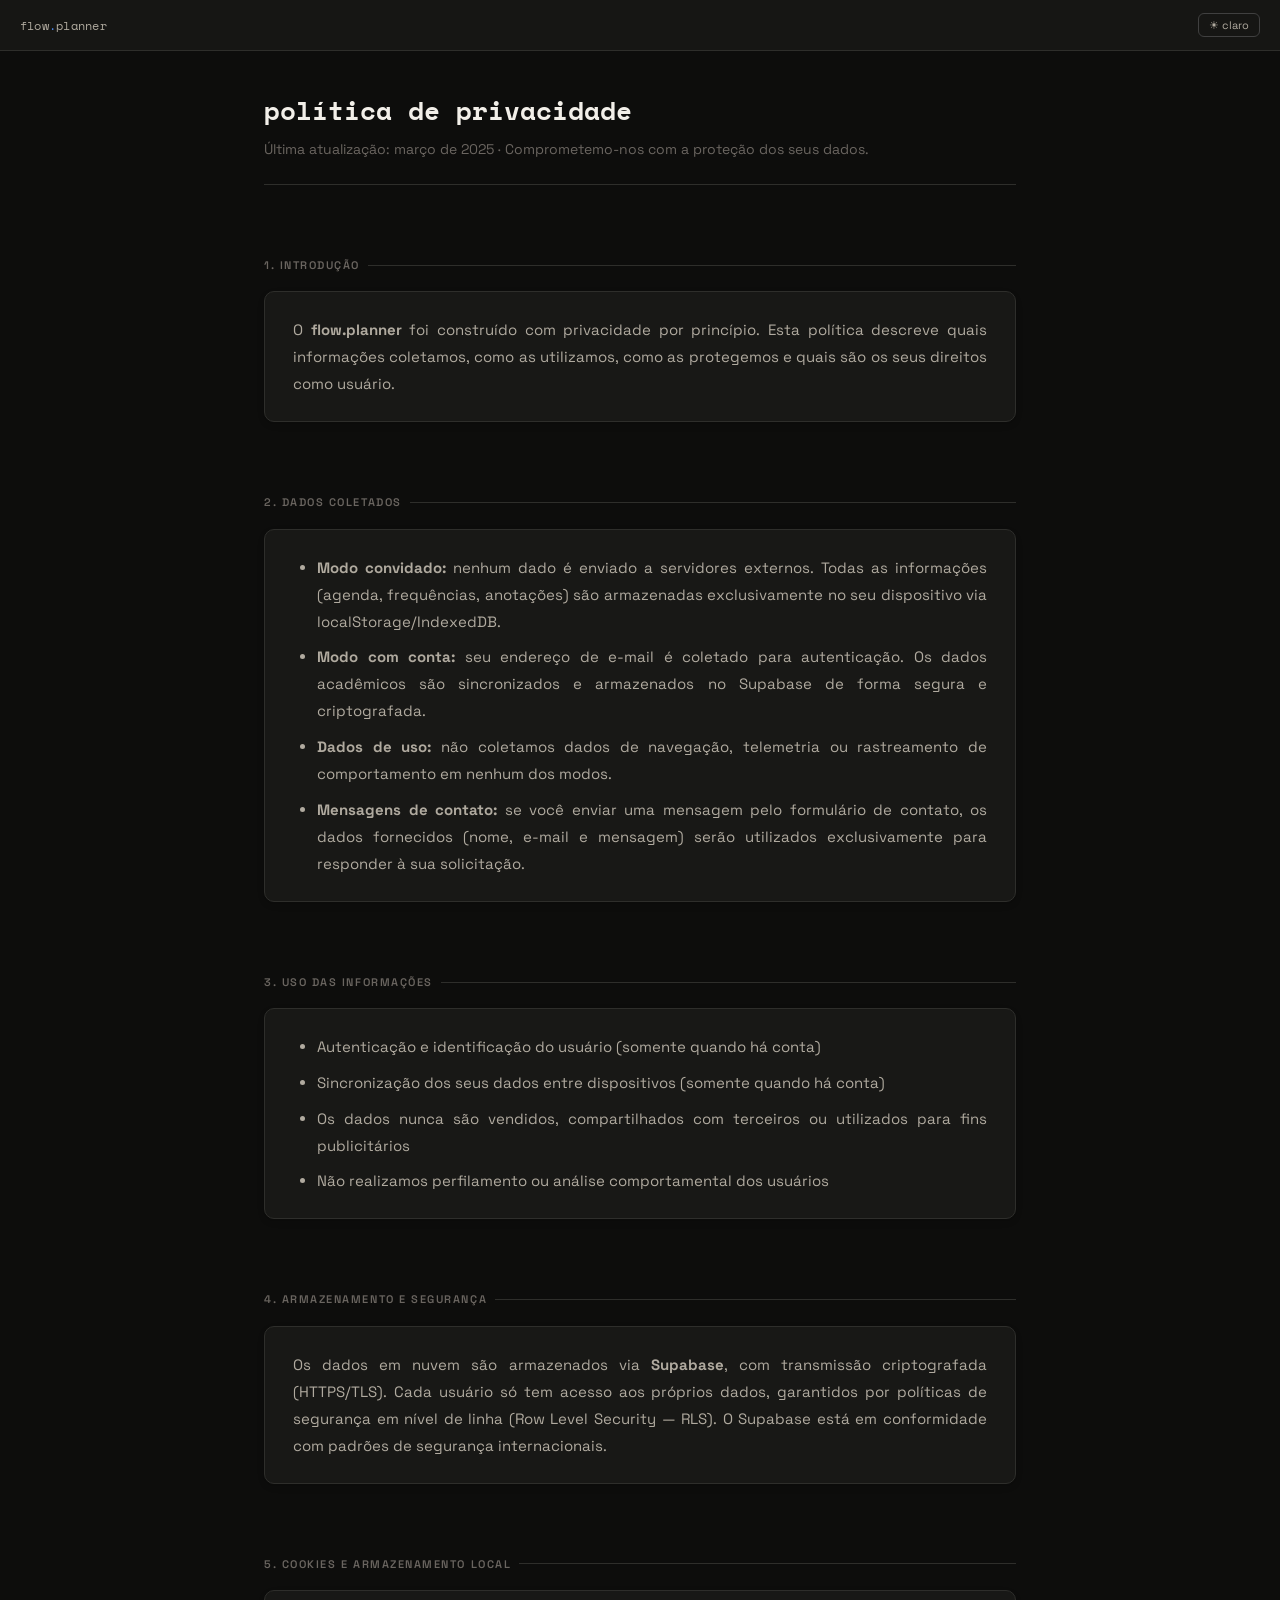
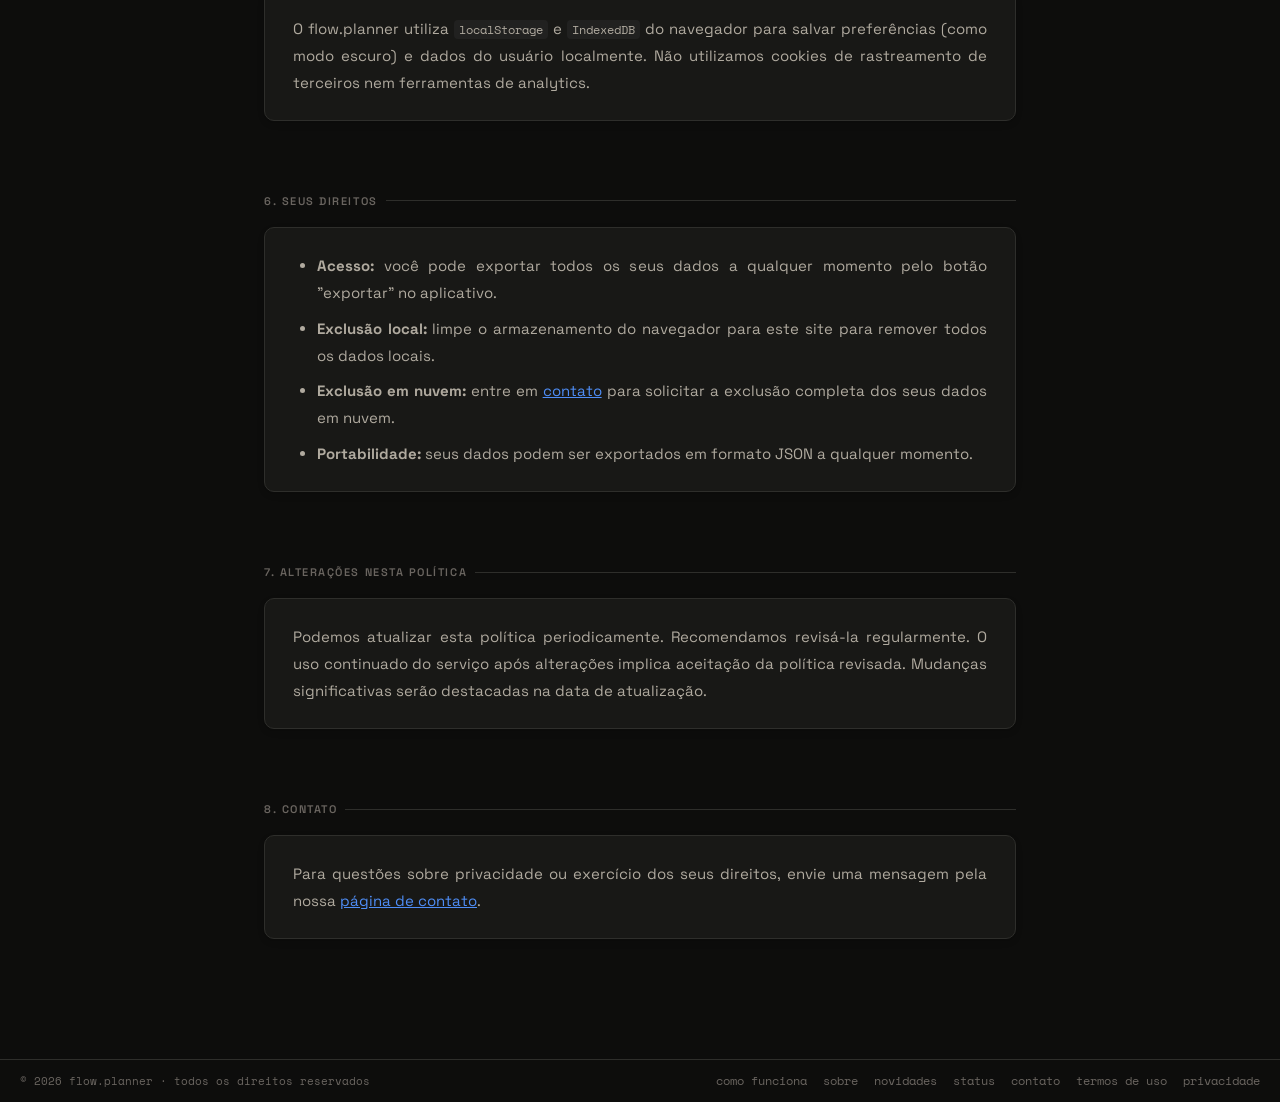
<file: privacidade.html>
<!DOCTYPE html>
<html lang="pt-BR">
<head>
<meta charset="UTF-8">
<script>(function(){try{var d=localStorage.getItem("v3_dark");if(d===null||d==="true")document.documentElement.classList.add("dark");}catch(e){}}());</script>
<meta name="viewport" content="width=device-width, initial-scale=1.0, viewport-fit=cover">
<script src="https://js.sentry-cdn.com/d4fd822a23b289c483736a7b996e8d0f.min.js" crossorigin="anonymous"></script>
<title>Política de Privacidade — flow.planner</title>
<link rel="icon" href="favicon.svg" type="image/svg+xml">
<link rel="icon" href="favicon.ico" sizes="16x16 32x32 48x48" type="image/x-icon">
<link rel="canonical" href="https://joaoclaudiano.github.io/planner/privacidade.html">
<link rel="preconnect" href="https://fonts.googleapis.com">
<link href="https://fonts.googleapis.com/css2?family=Space+Grotesk:wght@300;400;500;600&family=Space+Mono:wght@400;700&display=swap" rel="stylesheet">
<link rel="stylesheet" href="assets/css/style.css">
</head>
<body>
<header>
  <div class="header-top">
    <div style="display:flex;align-items:center">
      <a href="index.html" style="text-decoration:none"><span class="logo">flow<b>.</b>planner</span></a>
    </div>
    <div class="hright">
      <button class="hbtn" id="btnDark" aria-label="Alternar tema">☀ claro</button>
    </div>
  </div>
</header>

<main class="page-wrap">
  <div class="page-hero">
    <h1>política de privacidade</h1>
    <p>Última atualização: março de 2025 · Comprometemo-nos com a proteção dos seus dados.</p>
  </div>

  <div class="page-section">
    <h2>1. introdução</h2>
    <div class="page-card">
      <p>O <strong>flow.planner</strong> foi construído com privacidade por princípio. Esta política descreve quais informações coletamos, como as utilizamos, como as protegemos e quais são os seus direitos como usuário.</p>
    </div>
  </div>

  <div class="page-section">
    <h2>2. dados coletados</h2>
    <div class="page-card">
      <ul>
        <li><strong>Modo convidado:</strong> nenhum dado é enviado a servidores externos. Todas as informações (agenda, frequências, anotações) são armazenadas exclusivamente no seu dispositivo via localStorage/IndexedDB.</li>
        <li><strong>Modo com conta:</strong> seu endereço de e-mail é coletado para autenticação. Os dados acadêmicos são sincronizados e armazenados no Supabase de forma segura e criptografada.</li>
        <li><strong>Dados de uso:</strong> não coletamos dados de navegação, telemetria ou rastreamento de comportamento em nenhum dos modos.</li>
        <li><strong>Mensagens de contato:</strong> se você enviar uma mensagem pelo formulário de contato, os dados fornecidos (nome, e-mail e mensagem) serão utilizados exclusivamente para responder à sua solicitação.</li>
      </ul>
    </div>
  </div>

  <div class="page-section">
    <h2>3. uso das informações</h2>
    <div class="page-card">
      <ul>
        <li>Autenticação e identificação do usuário (somente quando há conta)</li>
        <li>Sincronização dos seus dados entre dispositivos (somente quando há conta)</li>
        <li>Os dados nunca são vendidos, compartilhados com terceiros ou utilizados para fins publicitários</li>
        <li>Não realizamos perfilamento ou análise comportamental dos usuários</li>
      </ul>
    </div>
  </div>

  <div class="page-section">
    <h2>4. armazenamento e segurança</h2>
    <div class="page-card">
      <p>Os dados em nuvem são armazenados via <strong>Supabase</strong>, com transmissão criptografada (HTTPS/TLS). Cada usuário só tem acesso aos próprios dados, garantidos por políticas de segurança em nível de linha (Row Level Security — RLS). O Supabase está em conformidade com padrões de segurança internacionais.</p>
    </div>
  </div>

  <div class="page-section">
    <h2>5. cookies e armazenamento local</h2>
    <div class="page-card">
      <p>O flow.planner utiliza <code style="font-family:var(--mono);font-size:12px;background:var(--surface2);padding:1px 5px;border-radius:4px">localStorage</code> e <code style="font-family:var(--mono);font-size:12px;background:var(--surface2);padding:1px 5px;border-radius:4px">IndexedDB</code> do navegador para salvar preferências (como modo escuro) e dados do usuário localmente. Não utilizamos cookies de rastreamento de terceiros nem ferramentas de analytics.</p>
    </div>
  </div>

  <div class="page-section">
    <h2>6. seus direitos</h2>
    <div class="page-card">
      <ul>
        <li><strong>Acesso:</strong> você pode exportar todos os seus dados a qualquer momento pelo botão "exportar" no aplicativo.</li>
        <li><strong>Exclusão local:</strong> limpe o armazenamento do navegador para este site para remover todos os dados locais.</li>
        <li><strong>Exclusão em nuvem:</strong> entre em <a href="contato.html" style="color:var(--accent)">contato</a> para solicitar a exclusão completa dos seus dados em nuvem.</li>
        <li><strong>Portabilidade:</strong> seus dados podem ser exportados em formato JSON a qualquer momento.</li>
      </ul>
    </div>
  </div>

  <div class="page-section">
    <h2>7. alterações nesta política</h2>
    <div class="page-card">
      <p>Podemos atualizar esta política periodicamente. Recomendamos revisá-la regularmente. O uso continuado do serviço após alterações implica aceitação da política revisada. Mudanças significativas serão destacadas na data de atualização.</p>
    </div>
  </div>

  <div class="page-section">
    <h2>8. contato</h2>
    <div class="page-card">
      <p>Para questões sobre privacidade ou exercício dos seus direitos, envie uma mensagem pela nossa <a href="contato.html" style="color:var(--accent)">página de contato</a>.</p>
    </div>
  </div>
</main>

<button class="btt" id="btt">↑</button>

<footer>
  <span class="finfo">© <span id="fYear"></span> flow.planner · todos os direitos reservados</span>
  <nav class="fnav">
    <a href="como-funciona.html">como funciona</a>
    <a href="sobre.html">sobre</a>
    <a href="novidades.html">novidades</a>
    <a href="status.html">status</a>
    <a href="contato.html">contato</a>
    <a href="termos.html">termos de uso</a>
    <a href="privacidade.html">privacidade</a>
  </nav>
</footer>

<script>
(function () {
  const KEY = 'fs-dark';
  const btn = document.getElementById('btnDark');
  function applyTheme(dark) {
    document.body.classList.toggle('dark', dark);
    btn.textContent = dark ? '☾ escuro' : '☀ claro';
  }
  applyTheme(localStorage.getItem(KEY) === '1');
  btn.addEventListener('click', () => {
    const dark = !document.body.classList.contains('dark');
    localStorage.setItem(KEY, dark ? '1' : '0');
    applyTheme(dark);
  });
  const btt = document.getElementById('btt');
  window.addEventListener('scroll', () => btt.classList.toggle('show', scrollY > 300));
  btt.addEventListener('click', () => window.scrollTo({top:0, behavior:'smooth'}));
})();
</script>
<script>document.getElementById('fYear').textContent = new Date().getFullYear();</script>
</body>
</html>
</file>
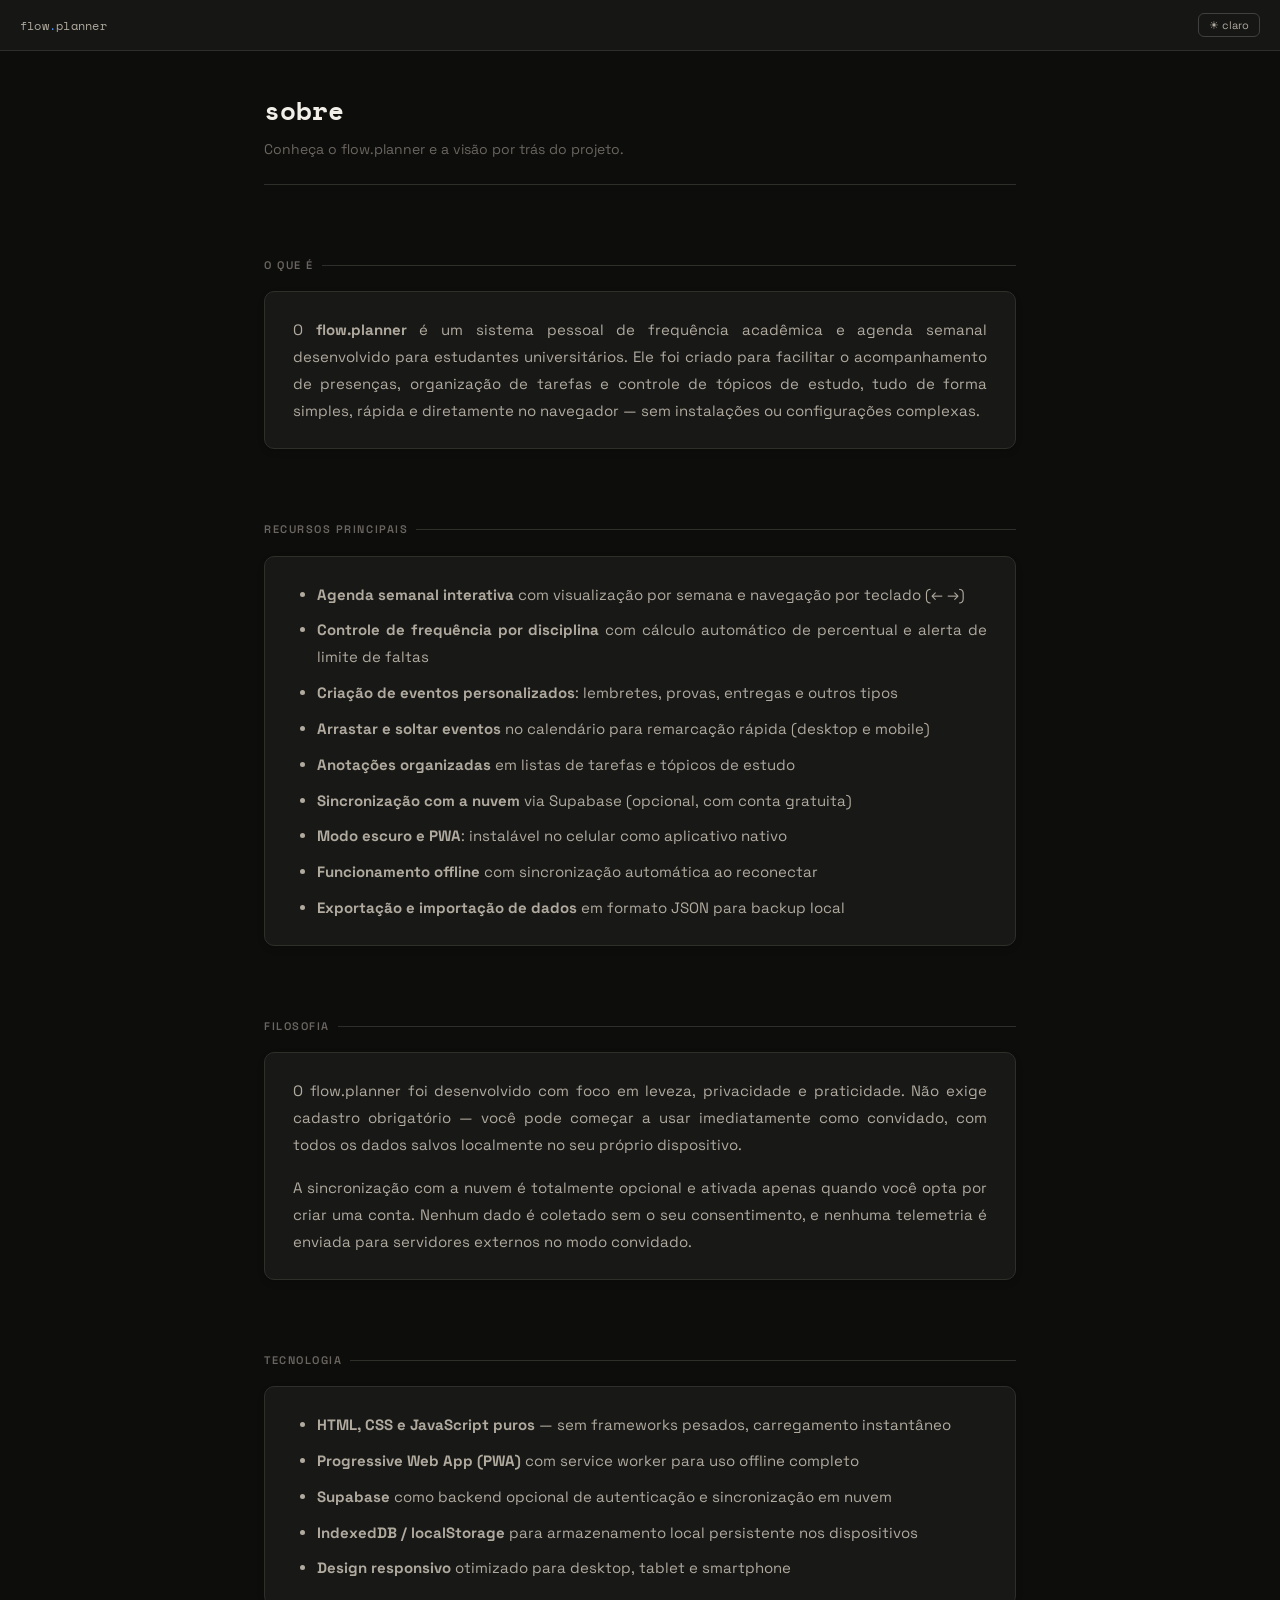
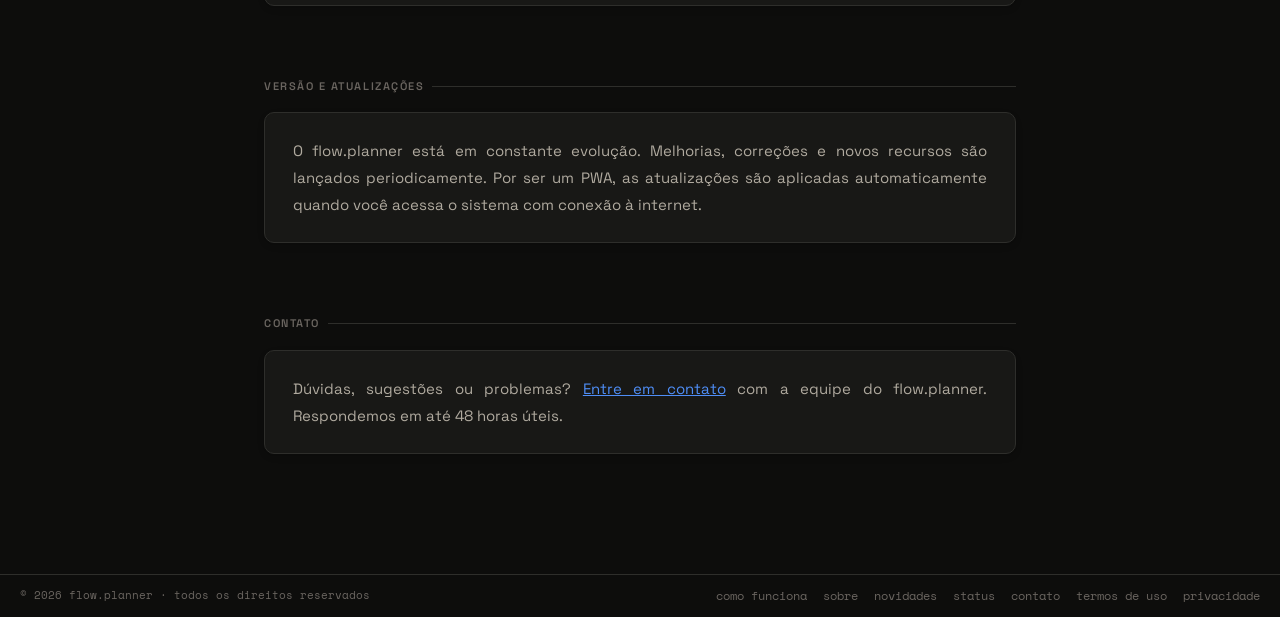
<file: sobre.html>
<!DOCTYPE html>
<html lang="pt-BR">
<head>
<meta charset="UTF-8">
<script>(function(){try{var d=localStorage.getItem("v3_dark");if(d===null||d==="true")document.documentElement.classList.add("dark");}catch(e){}}());</script>
<meta name="viewport" content="width=device-width, initial-scale=1.0, viewport-fit=cover">
<script src="https://js.sentry-cdn.com/d4fd822a23b289c483736a7b996e8d0f.min.js" crossorigin="anonymous"></script>
<title>Sobre — flow.planner</title>
<link rel="icon" href="favicon.svg" type="image/svg+xml">
<link rel="icon" href="favicon.ico" sizes="16x16 32x32 48x48" type="image/x-icon">
<link rel="canonical" href="https://joaoclaudiano.github.io/planner/sobre.html">
<link rel="preconnect" href="https://fonts.googleapis.com">
<link href="https://fonts.googleapis.com/css2?family=Space+Grotesk:wght@300;400;500;600&family=Space+Mono:wght@400;700&display=swap" rel="stylesheet">
<link rel="stylesheet" href="assets/css/style.css">
</head>
<body>
<header>
  <div class="header-top">
    <div style="display:flex;align-items:center">
      <a href="index.html" style="text-decoration:none"><span class="logo">flow<b>.</b>planner</span></a>
    </div>
    <div class="hright">
      <button class="hbtn" id="btnDark" aria-label="Alternar tema">☀ claro</button>
    </div>
  </div>
</header>

<main class="page-wrap">
  <div class="page-hero">
    <h1>sobre</h1>
    <p>Conheça o flow.planner e a visão por trás do projeto.</p>
  </div>

  <div class="page-section">
    <h2>o que é</h2>
    <div class="page-card">
      <p>O <strong>flow.planner</strong> é um sistema pessoal de frequência acadêmica e agenda semanal desenvolvido para estudantes universitários. Ele foi criado para facilitar o acompanhamento de presenças, organização de tarefas e controle de tópicos de estudo, tudo de forma simples, rápida e diretamente no navegador — sem instalações ou configurações complexas.</p>
    </div>
  </div>

  <div class="page-section">
    <h2>recursos principais</h2>
    <div class="page-card">
      <ul>
        <li><strong>Agenda semanal interativa</strong> com visualização por semana e navegação por teclado (← →)</li>
        <li><strong>Controle de frequência por disciplina</strong> com cálculo automático de percentual e alerta de limite de faltas</li>
        <li><strong>Criação de eventos personalizados</strong>: lembretes, provas, entregas e outros tipos</li>
        <li><strong>Arrastar e soltar eventos</strong> no calendário para remarcação rápida (desktop e mobile)</li>
        <li><strong>Anotações organizadas</strong> em listas de tarefas e tópicos de estudo</li>
        <li><strong>Sincronização com a nuvem</strong> via Supabase (opcional, com conta gratuita)</li>
        <li><strong>Modo escuro e PWA</strong>: instalável no celular como aplicativo nativo</li>
        <li><strong>Funcionamento offline</strong> com sincronização automática ao reconectar</li>
        <li><strong>Exportação e importação de dados</strong> em formato JSON para backup local</li>
      </ul>
    </div>
  </div>

  <div class="page-section">
    <h2>filosofia</h2>
    <div class="page-card">
      <p>O flow.planner foi desenvolvido com foco em leveza, privacidade e praticidade. Não exige cadastro obrigatório — você pode começar a usar imediatamente como convidado, com todos os dados salvos localmente no seu próprio dispositivo.</p>
      <p style="margin-top:1rem">A sincronização com a nuvem é totalmente opcional e ativada apenas quando você opta por criar uma conta. Nenhum dado é coletado sem o seu consentimento, e nenhuma telemetria é enviada para servidores externos no modo convidado.</p>
    </div>
  </div>

  <div class="page-section">
    <h2>tecnologia</h2>
    <div class="page-card">
      <ul>
        <li><strong>HTML, CSS e JavaScript puros</strong> — sem frameworks pesados, carregamento instantâneo</li>
        <li><strong>Progressive Web App (PWA)</strong> com service worker para uso offline completo</li>
        <li><strong>Supabase</strong> como backend opcional de autenticação e sincronização em nuvem</li>
        <li><strong>IndexedDB / localStorage</strong> para armazenamento local persistente nos dispositivos</li>
        <li><strong>Design responsivo</strong> otimizado para desktop, tablet e smartphone</li>
      </ul>
    </div>
  </div>

  <div class="page-section">
    <h2>versão e atualizações</h2>
    <div class="page-card">
      <p>O flow.planner está em constante evolução. Melhorias, correções e novos recursos são lançados periodicamente. Por ser um PWA, as atualizações são aplicadas automaticamente quando você acessa o sistema com conexão à internet.</p>
    </div>
  </div>

  <div class="page-section">
    <h2>contato</h2>
    <div class="page-card">
      <p>Dúvidas, sugestões ou problemas? <a href="contato.html" style="color:var(--accent)">Entre em contato</a> com a equipe do flow.planner. Respondemos em até 48 horas úteis.</p>
    </div>
  </div>
</main>

<button class="btt" id="btt">↑</button>

<footer>
  <span class="finfo">© <span id="fYear"></span> flow.planner · todos os direitos reservados</span>
  <nav class="fnav">
    <a href="como-funciona.html">como funciona</a>
    <a href="sobre.html">sobre</a>
    <a href="novidades.html">novidades</a>
    <a href="status.html">status</a>
    <a href="contato.html">contato</a>
    <a href="termos.html">termos de uso</a>
    <a href="privacidade.html">privacidade</a>
  </nav>
</footer>

<script>
(function () {
  const KEY = 'fs-dark';
  const btn = document.getElementById('btnDark');
  function applyTheme(dark) {
    document.body.classList.toggle('dark', dark);
    btn.textContent = dark ? '☾ escuro' : '☀ claro';
  }
  applyTheme(localStorage.getItem(KEY) === '1');
  btn.addEventListener('click', () => {
    const dark = !document.body.classList.contains('dark');
    localStorage.setItem(KEY, dark ? '1' : '0');
    applyTheme(dark);
  });
  const btt = document.getElementById('btt');
  window.addEventListener('scroll', () => btt.classList.toggle('show', scrollY > 300));
  btt.addEventListener('click', () => window.scrollTo({top:0, behavior:'smooth'}));
})();
</script>
<script>document.getElementById('fYear').textContent = new Date().getFullYear();</script>
</body>
</html>
</file>
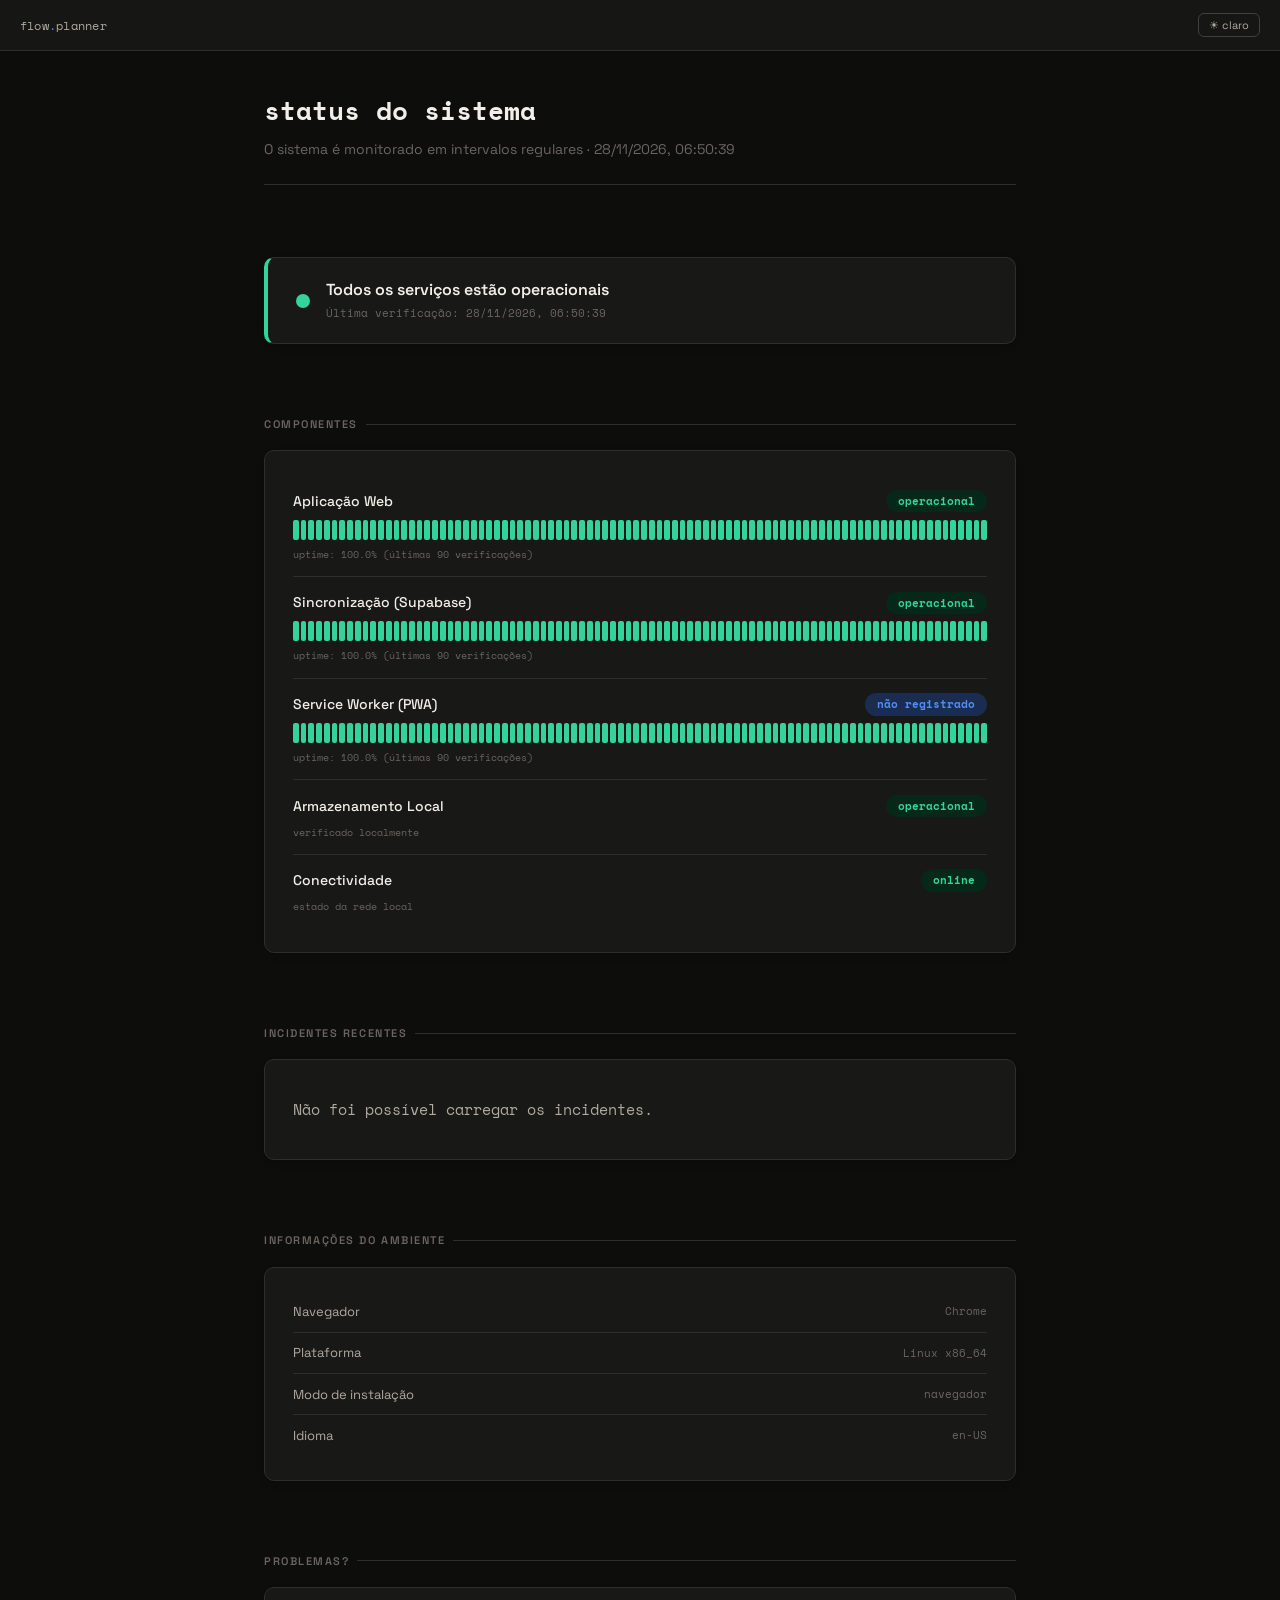
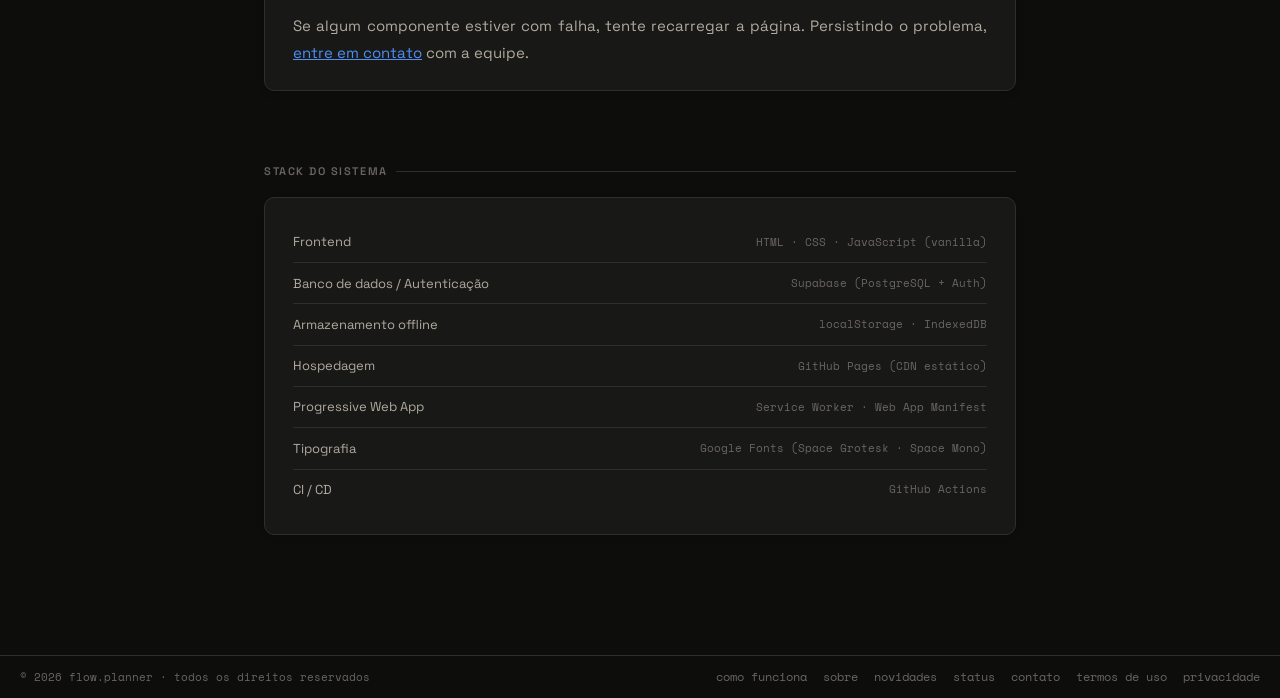
<file: status.html>
<!DOCTYPE html>
<html lang="pt-BR">
<head>
<meta charset="UTF-8">
<script>(function(){try{var d=localStorage.getItem("v3_dark");if(d===null||d==="true")document.documentElement.classList.add("dark");}catch(e){}}());</script>
<meta name="viewport" content="width=device-width, initial-scale=1.0, viewport-fit=cover">
<script src="https://js.sentry-cdn.com/d4fd822a23b289c483736a7b996e8d0f.min.js" crossorigin="anonymous"></script>
<title>Status do Sistema — flow.planner</title>
<link rel="icon" href="favicon.svg" type="image/svg+xml">
<link rel="icon" href="favicon.ico" sizes="16x16 32x32 48x48" type="image/x-icon">
<link rel="canonical" href="https://joaoclaudiano.github.io/planner/status.html">
<link rel="preconnect" href="https://fonts.googleapis.com">
<link href="https://fonts.googleapis.com/css2?family=Space+Grotesk:wght@300;400;500;600&family=Space+Mono:wght@400;700&display=swap" rel="stylesheet">
<link rel="stylesheet" href="assets/css/style.css">
<style>
/* ── Status Page extra styles ─────────────────────────────── */
.sp-overall {
  display: flex;
  align-items: center;
  gap: 1rem;
  background: var(--surface);
  border: 1px solid var(--border);
  border-radius: var(--r);
  padding: 1.25rem 1.75rem;
  box-shadow: var(--sh);
  margin-bottom: 2.5rem;
}
.sp-overall.is-up   { border-left: 4px solid var(--ok); }
.sp-overall.is-down { border-left: 4px solid var(--warn); }
.sp-overall-dot {
  width: 14px; height: 14px; border-radius: 50%; flex-shrink: 0;
}
.sp-overall.is-up   .sp-overall-dot { background: var(--ok);   animation: pulse-ok 2s infinite; }
.sp-overall.is-down .sp-overall-dot { background: var(--warn); animation: pulse-warn 2s infinite; }
@keyframes pulse-ok {
  0%,100% { box-shadow: 0 0 0 0 color-mix(in srgb, var(--ok) 60%, transparent); }
  50%      { box-shadow: 0 0 0 6px transparent; }
}
@keyframes pulse-warn {
  0%,100% { box-shadow: 0 0 0 0 color-mix(in srgb, var(--warn) 60%, transparent); }
  50%      { box-shadow: 0 0 0 6px transparent; }
}
.sp-overall-text { flex: 1; }
.sp-overall-text strong { display: block; font-size: 16px; font-weight: 600; color: var(--text); }
.sp-overall-text small  { font-family: var(--mono); font-size: 11px; color: var(--text3); }

/* Component row */
.sp-comp { display: flex; flex-direction: column; gap: 0; }
.sp-comp-row {
  display: flex; flex-direction: column;
  padding: .9rem 0; border-bottom: 1px solid var(--border); gap: .45rem;
}
.sp-comp-row:last-child { border-bottom: none; }
.sp-comp-row-header { display: flex; align-items: center; justify-content: space-between; gap: 1rem; }
.sp-comp-info { display: flex; flex-direction: column; gap: .15rem; min-width: 0; }
.sp-comp-name { font-size: 14px; color: var(--text); font-weight: 500; }
.sp-comp-uptime { font-family: var(--mono); font-size: 10px; color: var(--text3); }

/* Uptime bars */
.sp-bars {
  display: flex; align-items: center; gap: 2px; width: 100%; overflow: hidden;
}
.sp-bar {
  flex: 1; min-width: 0; height: 20px; border-radius: 2px;
  background: var(--border); transition: background .2s, opacity .15s;
  cursor: default;
}
.sp-bar.up   { background: var(--ok); }
.sp-bar.down { background: var(--warn); }
.sp-bar.empty { opacity: .3; }

/* Incidents */
.sp-incident {
  display: flex; gap: .75rem; align-items: flex-start;
  padding: .9rem 0; border-bottom: 1px solid var(--border);
}
.sp-incident:last-child { border-bottom: none; }
.sp-incident-dot {
  width: 8px; height: 8px; border-radius: 50%; margin-top: .35rem; flex-shrink: 0;
}
.sp-incident-dot.open   { background: var(--warn); }
.sp-incident-dot.closed { background: var(--ok); }
.sp-incident-body { flex: 1; min-width: 0; }
.sp-incident-title { font-size: 13px; font-weight: 500; color: var(--text); margin-bottom: .2rem; }
.sp-incident-meta  { font-family: var(--mono); font-size: 10px; color: var(--text3); }
.sp-incident-badge {
  font-family: var(--mono); font-size: 10px; padding: 2px 8px;
  border-radius: 20px; font-weight: 700; flex-shrink: 0;
}
.sp-incident-badge.open   { background: var(--warnb); color: var(--warn); }
.sp-incident-badge.closed { background: var(--okb);   color: var(--ok);   }
.sp-empty { font-family: var(--mono); font-size: 12px; color: var(--text3); padding: .75rem 0; }
.sp-ok-mark {
  display: inline-flex; align-items: center; justify-content: center;
  width: 14px; height: 14px; border-radius: 50%;
  background: var(--ok); color: #fff; font-size: 9px; font-weight: 700;
  vertical-align: middle; margin-right: .35rem; flex-shrink: 0;
  line-height: 1; font-family: var(--mono);
}

/* Env table */
.sp-env-row {
  display: flex; align-items: center; justify-content: space-between;
  padding: .65rem 0; border-bottom: 1px solid var(--border); gap: .5rem;
}
.sp-env-row:last-child { border-bottom: none; }
.sp-env-key   { font-size: 13px; color: var(--text2); }
.sp-env-val   { font-family: var(--mono); font-size: 11px; color: var(--text3); text-align: right; }

/* Bar hover */
.sp-bar:not(.empty):hover { opacity: .7; }
.sp-bar.empty:hover        { opacity: .5; }

/* Custom tooltip */
#sp-tooltip {
  position: fixed;
  z-index: 9999;
  background: var(--surface);
  border: 1px solid var(--border);
  border-radius: var(--r);
  padding: .35rem .7rem;
  font-family: var(--mono);
  font-size: 11px;
  color: var(--text);
  pointer-events: none;
  white-space: nowrap;
  box-shadow: var(--sh);
  line-height: 1.6;
  text-align: center;
  transform: translate(-50%, calc(-100% - 10px));
  opacity: 0;
  transition: opacity .12s;
}
#sp-tooltip.visible { opacity: 1; }
#sp-tooltip::after {
  content: '';
  position: absolute;
  top: 100%; left: 50%;
  transform: translateX(-50%);
  border: 5px solid transparent;
  border-top-color: var(--border);
}

@media (max-width: 520px) {
  .sp-bar { height: 16px; }
  .sp-overall { padding: 1rem 1.1rem; }
}
</style>
</head>
<body>
<header>
  <div class="header-top">
    <div style="display:flex;align-items:center">
      <a href="index.html" style="text-decoration:none"><span class="logo">flow<b>.</b>planner</span></a>
    </div>
    <div class="hright">
      <button class="hbtn" id="btnDark" aria-label="Alternar tema">☀ claro</button>
    </div>
  </div>
</header>

<main class="page-wrap">
  <div class="page-hero">
    <h1>status do sistema</h1>
    <p id="sp-last-check">Carregando…</p>
  </div>

  <!-- Overall status card -->
  <div class="sp-overall is-up" id="sp-overall">
    <span class="sp-overall-dot"></span>
    <div class="sp-overall-text">
      <strong id="sp-overall-text">Todos os serviços estão operacionais</strong>
      <small id="sp-overall-sub">Verificando…</small>
    </div>
  </div>

  <!-- Components -->
  <div class="page-section">
    <h2>componentes</h2>
    <div class="page-card">
      <div class="sp-comp" id="sp-components">
        <!-- populated by JS -->
        <div class="sp-comp-row">
          <div class="sp-comp-row-header">
            <div class="sp-comp-info">
              <span class="sp-comp-name">Aplicação Web</span>
            </div>
            <span class="status-badge ok" id="s-web">operacional</span>
          </div>
          <div class="sp-bars" id="bars-web"></div>
          <span class="sp-comp-uptime" id="up-web">—</span>
        </div>
        <div class="sp-comp-row">
          <div class="sp-comp-row-header">
            <div class="sp-comp-info">
              <span class="sp-comp-name">Sincronização (Supabase)</span>
            </div>
            <span class="status-badge ok" id="s-supabase">operacional</span>
          </div>
          <div class="sp-bars" id="bars-supabase"></div>
          <span class="sp-comp-uptime" id="up-supabase">—</span>
        </div>
        <div class="sp-comp-row">
          <div class="sp-comp-row-header">
            <div class="sp-comp-info">
              <span class="sp-comp-name">Service Worker (PWA)</span>
            </div>
            <span class="status-badge info" id="s-pwa">verificando…</span>
          </div>
          <div class="sp-bars" id="bars-pwa"></div>
          <span class="sp-comp-uptime" id="up-pwa">—</span>
        </div>
        <div class="sp-comp-row">
          <div class="sp-comp-row-header">
            <div class="sp-comp-info">
              <span class="sp-comp-name">Armazenamento Local</span>
            </div>
            <span class="status-badge ok" id="s-storage">verificando…</span>
          </div>
          <span class="sp-comp-uptime" id="up-storage">verificado localmente</span>
        </div>
        <div class="sp-comp-row">
          <div class="sp-comp-row-header">
            <div class="sp-comp-info">
              <span class="sp-comp-name">Conectividade</span>
            </div>
            <span class="status-badge ok" id="s-net">verificando…</span>
          </div>
          <span class="sp-comp-uptime" id="up-net">estado da rede local</span>
        </div>
      </div>
    </div>
  </div>

  <!-- Incidents -->
  <div class="page-section">
    <h2>incidentes recentes</h2>
    <div class="page-card">
      <div id="sp-incidents">
        <p class="sp-empty">Carregando incidentes…</p>
      </div>
    </div>
  </div>

  <!-- Environment info -->
  <div class="page-section">
    <h2>informações do ambiente</h2>
    <div class="page-card">
      <div class="sp-env-row">
        <span class="sp-env-key">Navegador</span>
        <span class="sp-env-val" id="e-browser">—</span>
      </div>
      <div class="sp-env-row">
        <span class="sp-env-key">Plataforma</span>
        <span class="sp-env-val" id="e-platform">—</span>
      </div>
      <div class="sp-env-row">
        <span class="sp-env-key">Modo de instalação</span>
        <span class="sp-env-val" id="e-pwa-mode">—</span>
      </div>
      <div class="sp-env-row">
        <span class="sp-env-key">Idioma</span>
        <span class="sp-env-val" id="e-lang">—</span>
      </div>
    </div>
  </div>

  <div class="page-section">
    <h2>problemas?</h2>
    <div class="page-card">
      <p>Se algum componente estiver com falha, tente recarregar a página. Persistindo o problema, <a href="contato.html" style="color:var(--accent)">entre em contato</a> com a equipe.</p>
    </div>
  </div>

  <div class="page-section">
    <h2>stack do sistema</h2>
    <div class="page-card">
      <div class="sp-env-row">
        <span class="sp-env-key">Frontend</span>
        <span class="sp-env-val">HTML · CSS · JavaScript (vanilla)</span>
      </div>
      <div class="sp-env-row">
        <span class="sp-env-key">Banco de dados / Autenticação</span>
        <span class="sp-env-val">Supabase (PostgreSQL + Auth)</span>
      </div>
      <div class="sp-env-row">
        <span class="sp-env-key">Armazenamento offline</span>
        <span class="sp-env-val">localStorage · IndexedDB</span>
      </div>
      <div class="sp-env-row">
        <span class="sp-env-key">Hospedagem</span>
        <span class="sp-env-val">GitHub Pages (CDN estático)</span>
      </div>
      <div class="sp-env-row">
        <span class="sp-env-key">Progressive Web App</span>
        <span class="sp-env-val">Service Worker · Web App Manifest</span>
      </div>
      <div class="sp-env-row">
        <span class="sp-env-key">Tipografia</span>
        <span class="sp-env-val">Google Fonts (Space Grotesk · Space Mono)</span>
      </div>
      <div class="sp-env-row">
        <span class="sp-env-key">CI / CD</span>
        <span class="sp-env-val">GitHub Actions</span>
      </div>
    </div>
  </div>
</main>

<button class="btt" id="btt">↑</button>

<footer>
  <span class="finfo">© <span id="fYear"></span> flow.planner · todos os direitos reservados</span>
  <nav class="fnav">
    <a href="como-funciona.html">como funciona</a>
    <a href="sobre.html">sobre</a>
    <a href="novidades.html">novidades</a>
    <a href="status.html">status</a>
    <a href="contato.html">contato</a>
    <a href="termos.html">termos de uso</a>
    <a href="privacidade.html">privacidade</a>
  </nav>
</footer>

<script>
/* ── Theme + scroll ─────────────────────────────────────────── */
(function () {
  const KEY = 'fs-dark';
  const btn = document.getElementById('btnDark');
  function applyTheme(dark) {
    document.body.classList.toggle('dark', dark);
    btn.textContent = dark ? '☾ escuro' : '☀ claro';
  }
  applyTheme(localStorage.getItem(KEY) === '1');
  btn.addEventListener('click', () => {
    const dark = !document.body.classList.contains('dark');
    localStorage.setItem(KEY, dark ? '1' : '0');
    applyTheme(dark);
  });
  const btt = document.getElementById('btt');
  window.addEventListener('scroll', () => btt.classList.toggle('show', scrollY > 300));
  btt.addEventListener('click', () => window.scrollTo({ top: 0, behavior: 'smooth' }));
})();

/* ── Status page logic ──────────────────────────────────────── */
(function () {
  const REPO_OWNER = 'JoaoClaudiano';
  const REPO_NAME  = 'planner';
  const STATUS_URL = 'data/status.json';
  const ISSUES_URL = `https://api.github.com/repos/${REPO_OWNER}/${REPO_NAME}/issues?labels=incident&state=all&per_page=10`;

  /* helpers */
  function setBadge(id, text, type) {
    const el = document.getElementById(id);
    if (!el) return;
    el.textContent = text;
    el.className = 'status-badge ' + (type || 'ok');
  }

  function fmtDate(iso) {
    try { return new Date(iso).toLocaleString('pt-BR'); } catch { return iso; }
  }

  function calcUptime(history, key) {
    if (!history || !history.length) return null;
    const up = history.filter(h => h[key] === 'up').length;
    return ((up / history.length) * 100).toFixed(1);
  }

  /* uptime bar tooltip */
  const _tt = document.createElement('div');
  _tt.id = 'sp-tooltip';
  document.body.appendChild(_tt);

  function showTooltip(bar, html) {
    _tt.innerHTML = html;
    _tt.classList.add('visible');
    const r = bar.getBoundingClientRect();
    _tt.style.left = (r.left + r.width / 2) + 'px';
    _tt.style.top  = r.top + 'px';
  }
  function hideTooltip() { _tt.classList.remove('visible'); }

  /* uptime bars */
  function renderBars(containerId, history, key) {
    const el = document.getElementById(containerId);
    if (!el) return;
    el.innerHTML = '';
    const BARS = 90;
    const padded = Array(Math.max(0, BARS - history.length)).fill(null).concat(history.slice(-BARS));
    padded.forEach(entry => {
      const bar = document.createElement('span');
      bar.className = 'sp-bar';
      let tip;
      if (!entry) {
        bar.classList.add('empty');
        tip = 'sem dados';
      } else if (entry[key] === 'up') {
        bar.classList.add('up');
        tip = `<span style="color:var(--text3)">${fmtDate(entry.ts)}</span><br><span style="color:var(--ok)">● operacional</span>`;
      } else {
        bar.classList.add('down');
        tip = `<span style="color:var(--text3)">${fmtDate(entry.ts)}</span><br><span style="color:var(--warn)">● incidente</span>`;
      }
      bar.addEventListener('mouseenter', () => showTooltip(bar, tip));
      bar.addEventListener('mouseleave', hideTooltip);
      el.appendChild(bar);
    });
  }

  /* overall card */
  function setOverall(up, lastCheck) {
    const card = document.getElementById('sp-overall');
    const txt  = document.getElementById('sp-overall-text');
    const sub  = document.getElementById('sp-overall-sub');
    card.className = 'sp-overall ' + (up ? 'is-up' : 'is-down');
    txt.textContent = up ? 'Todos os serviços estão operacionais' : 'Incidente em andamento';
    sub.textContent = lastCheck ? 'Última verificação: ' + fmtDate(lastCheck) : '';
    document.getElementById('sp-last-check').textContent =
      lastCheck ? 'O sistema é monitorado em intervalos regulares · ' + fmtDate(lastCheck) : 'O sistema é monitorado em intervalos regulares';
  }

  /* ── Fetch status.json ────── */
  fetch(STATUS_URL + '?_=' + Date.now())
    .then(r => r.json())
    .then(data => {
      const overall = data.overall === 'up';
      setOverall(overall, data.last_check);

      const comps = data.components || {};
      const hist  = data.history   || [];

      /* web */
      const webUp = (comps.web || {}).status === 'up';
      setBadge('s-web', webUp ? 'operacional' : 'incidente', webUp ? 'ok' : 'warn');
      const webPct = calcUptime(hist, 'web');
      if (webPct !== null) document.getElementById('up-web').textContent = `uptime: ${webPct}% (últimas ${hist.length} verificações)`;
      renderBars('bars-web', hist, 'web');

      /* supabase */
      const sbUp = (comps.supabase || {}).status === 'up';
      setBadge('s-supabase', sbUp ? 'operacional' : 'incidente', sbUp ? 'ok' : 'warn');
      const sbPct = calcUptime(hist, 'supabase');
      if (sbPct !== null) document.getElementById('up-supabase').textContent = `uptime: ${sbPct}% (últimas ${hist.length} verificações)`;
      renderBars('bars-supabase', hist, 'supabase');

      /* pwa — bars from history, badge checked client-side below */
      renderBars('bars-pwa', hist, 'pwa');
      const pwaPct = calcUptime(hist, 'pwa');
      if (pwaPct !== null) document.getElementById('up-pwa').textContent = `uptime: ${pwaPct}% (últimas ${hist.length} verificações)`;
    })
    .catch(() => {
      setOverall(true, null);
    });

  /* ── Client-side checks ────── */

  // localStorage
  try {
    localStorage.setItem('_fs_t', '1');
    localStorage.removeItem('_fs_t');
    setBadge('s-storage', 'operacional', 'ok');
  } catch (e) {
    setBadge('s-storage', 'indisponível', 'warn');
  }

  // Connectivity
  function updateNet() {
    setBadge('s-net', navigator.onLine ? 'online' : 'offline', navigator.onLine ? 'ok' : 'warn');
  }
  updateNet();
  window.addEventListener('online',  updateNet);
  window.addEventListener('offline', updateNet);

  // Service Worker
  if ('serviceWorker' in navigator) {
    navigator.serviceWorker.getRegistrations().then(regs => {
      const active = regs.length > 0;
      setBadge('s-pwa', active ? 'ativo' : 'não registrado', active ? 'ok' : 'info');
      document.getElementById('up-pwa').textContent = active ? 'em execução' : 'não registrado';
    });
  } else {
    setBadge('s-pwa', 'não suportado', 'info');
    document.getElementById('up-pwa').textContent = 'não suportado neste navegador';
  }

  // Environment info
  const ua = navigator.userAgent;
  let browser = 'desconhecido';
  if      (/Firefox\//.test(ua)) browser = 'Firefox';
  else if (/Edg\//.test(ua))     browser = 'Edge';
  else if (/OPR\//.test(ua))     browser = 'Opera';
  else if (/Chrome\//.test(ua))  browser = 'Chrome';
  else if (/Safari\//.test(ua))  browser = 'Safari';
  document.getElementById('e-browser').textContent  = browser;
  document.getElementById('e-platform').textContent = navigator.platform || '—';
  document.getElementById('e-pwa-mode').textContent =
    window.matchMedia('(display-mode: standalone)').matches ? 'instalado (PWA)' : 'navegador';
  document.getElementById('e-lang').textContent = navigator.language || '—';

  /* ── Fetch GitHub Issues (incidents) ────── */
  const incEl = document.getElementById('sp-incidents');
  fetch(ISSUES_URL)
    .then(r => r.json())
    .then(issues => {
      if (!Array.isArray(issues) || issues.length === 0) {
        incEl.innerHTML = '<p class="sp-empty"><span class="sp-ok-mark">✓</span> Nenhum incidente registrado.</p>';
        return;
      }
      incEl.innerHTML = '';
      issues.forEach(issue => {
        const isOpen = issue.state === 'open';
        const row = document.createElement('div');
        row.className = 'sp-incident';

        const dot = document.createElement('span');
        dot.className = 'sp-incident-dot ' + (isOpen ? 'open' : 'closed');

        const body = document.createElement('div');
        body.className = 'sp-incident-body';

        const titleDiv = document.createElement('div');
        titleDiv.className = 'sp-incident-title';
        const link = document.createElement('a');
        link.href = issue.html_url;
        link.target = '_blank';
        link.rel = 'noopener noreferrer';
        link.style.cssText = 'color:var(--text);text-decoration:none;';
        link.addEventListener('mouseover', () => { link.style.color = 'var(--accent)'; });
        link.addEventListener('mouseout',  () => { link.style.color = 'var(--text)'; });
        link.textContent = issue.title;
        titleDiv.appendChild(link);

        const meta = document.createElement('div');
        meta.className = 'sp-incident-meta';
        meta.textContent = `#${issue.number} · ${isOpen ? 'Aberto' : 'Resolvido'} em ${fmtDate(isOpen ? issue.created_at : issue.closed_at)}`;

        body.appendChild(titleDiv);
        body.appendChild(meta);

        const badge = document.createElement('span');
        badge.className = 'sp-incident-badge ' + (isOpen ? 'open' : 'closed');
        badge.textContent = isOpen ? 'aberto' : 'resolvido';

        row.appendChild(dot);
        row.appendChild(body);
        row.appendChild(badge);
        incEl.appendChild(row);
      });
    })
    .catch(() => {
      incEl.innerHTML = '<p class="sp-empty">Não foi possível carregar os incidentes.</p>';
    });

})();
</script>
<script>document.getElementById('fYear').textContent = new Date().getFullYear();</script>
</body>
</html>
</file>
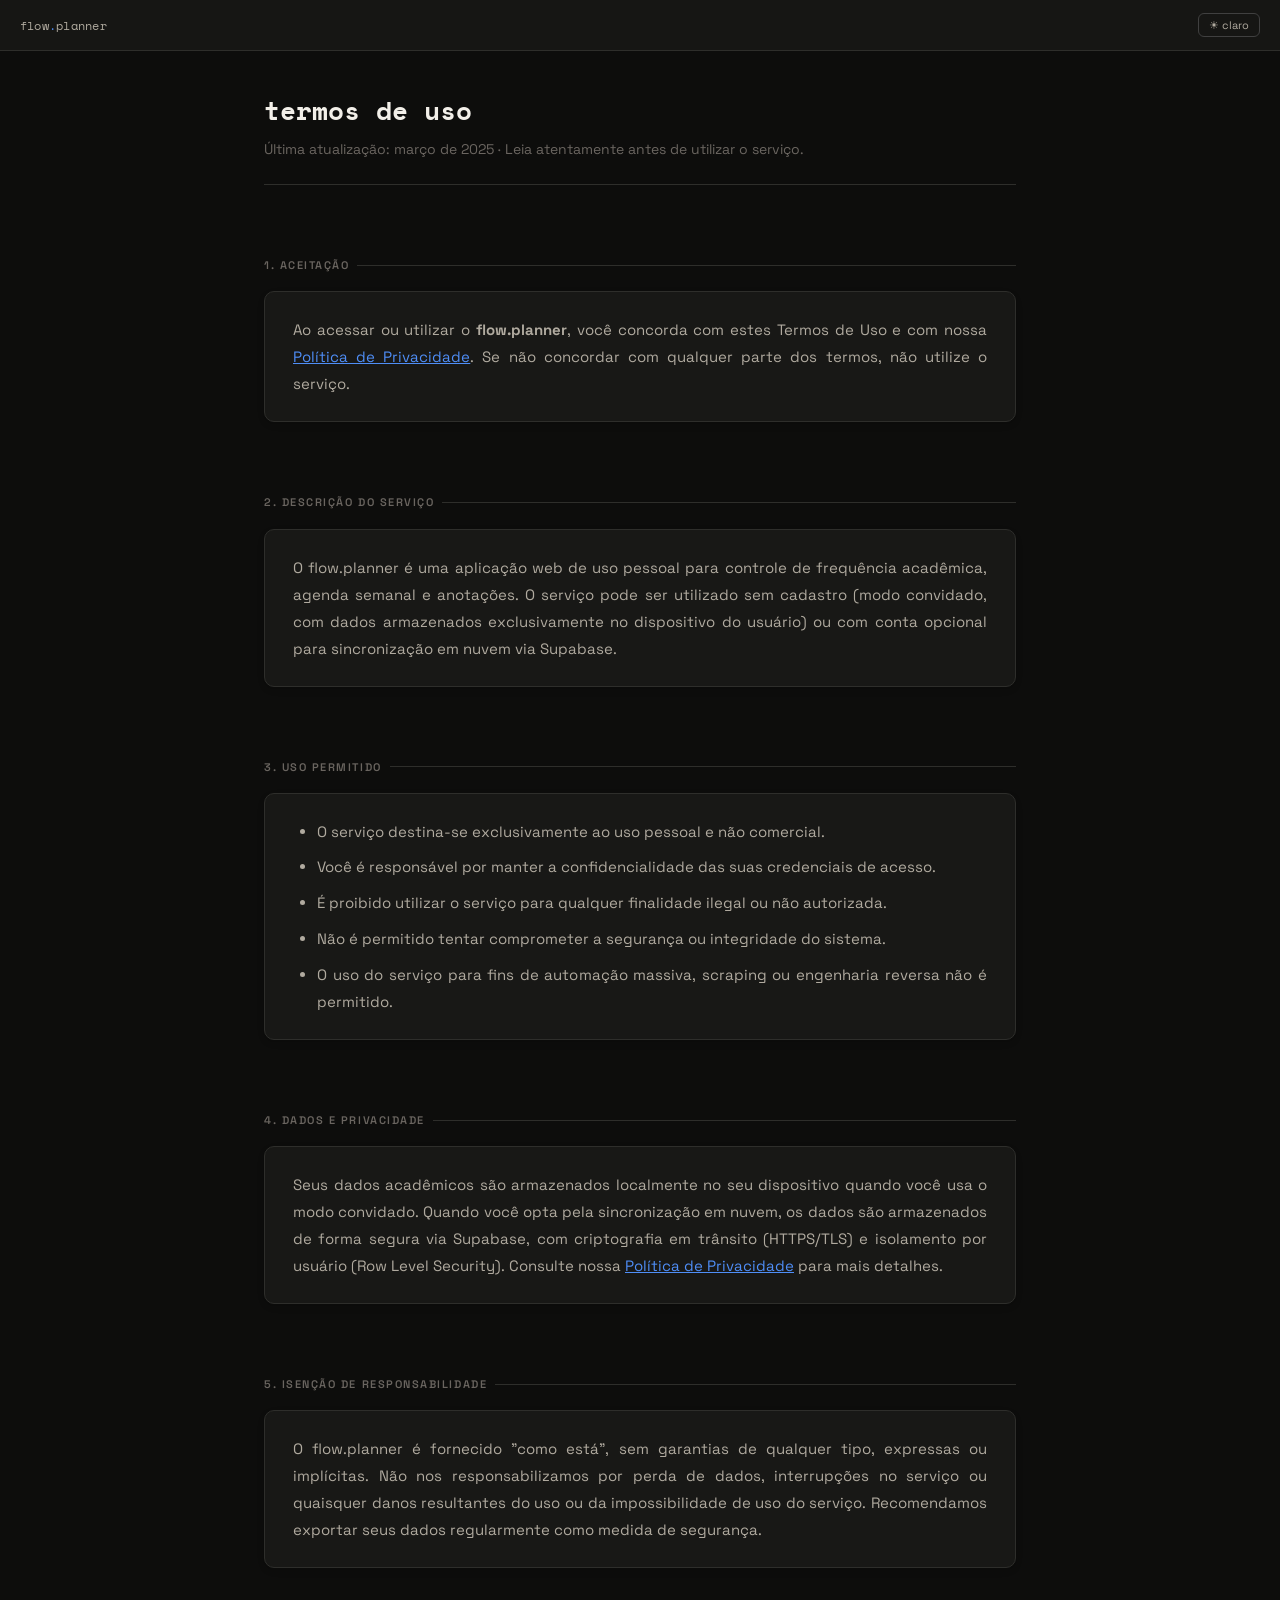
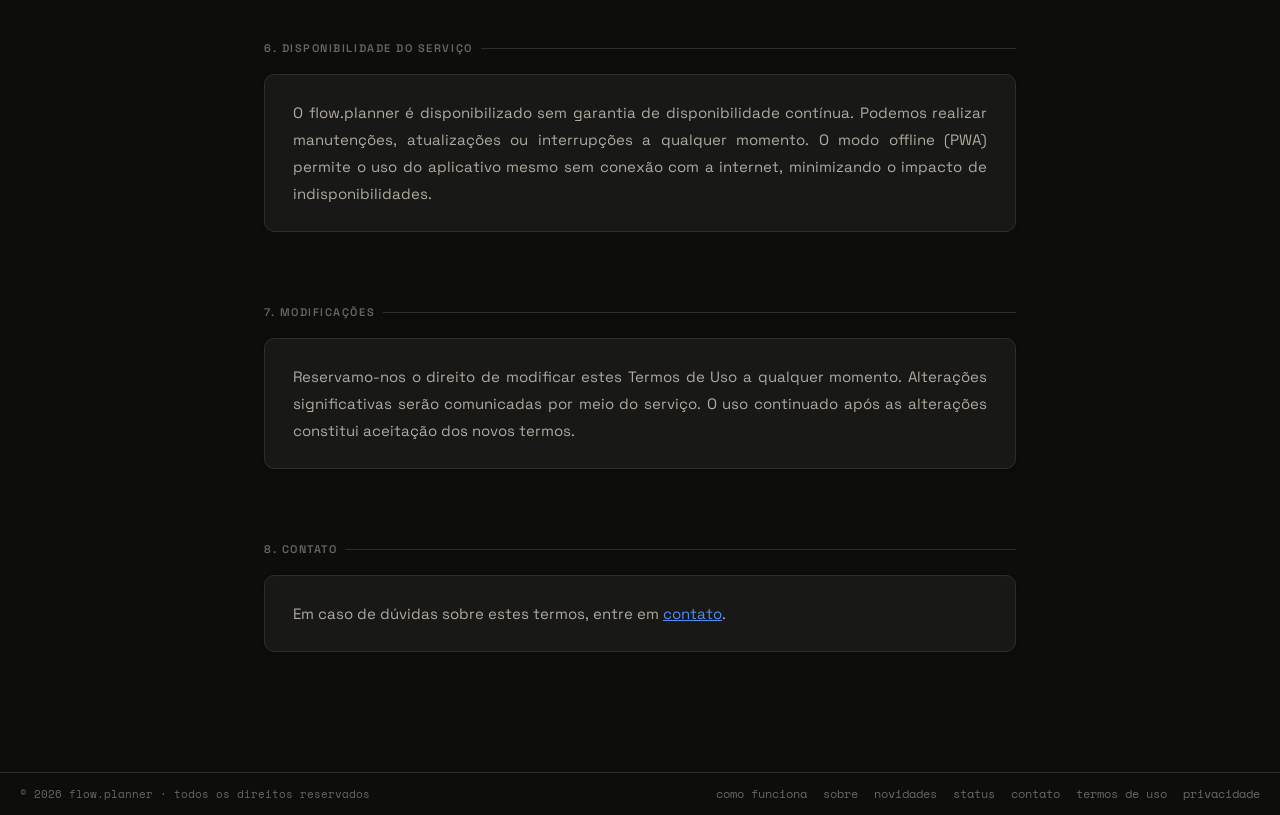
<file: termos.html>
<!DOCTYPE html>
<html lang="pt-BR">
<head>
<meta charset="UTF-8">
<script>(function(){try{var d=localStorage.getItem("v3_dark");if(d===null||d==="true")document.documentElement.classList.add("dark");}catch(e){}}());</script>
<meta name="viewport" content="width=device-width, initial-scale=1.0, viewport-fit=cover">
<script src="https://js.sentry-cdn.com/d4fd822a23b289c483736a7b996e8d0f.min.js" crossorigin="anonymous"></script>
<title>Termos de Uso — flow.planner</title>
<link rel="icon" href="favicon.svg" type="image/svg+xml">
<link rel="icon" href="favicon.ico" sizes="16x16 32x32 48x48" type="image/x-icon">
<link rel="canonical" href="https://joaoclaudiano.github.io/planner/termos.html">
<link rel="preconnect" href="https://fonts.googleapis.com">
<link href="https://fonts.googleapis.com/css2?family=Space+Grotesk:wght@300;400;500;600&family=Space+Mono:wght@400;700&display=swap" rel="stylesheet">
<link rel="stylesheet" href="assets/css/style.css">
</head>
<body>
<header>
  <div class="header-top">
    <div style="display:flex;align-items:center">
      <a href="index.html" style="text-decoration:none"><span class="logo">flow<b>.</b>planner</span></a>
    </div>
    <div class="hright">
      <button class="hbtn" id="btnDark" aria-label="Alternar tema">☀ claro</button>
    </div>
  </div>
</header>

<main class="page-wrap">
  <div class="page-hero">
    <h1>termos de uso</h1>
    <p>Última atualização: março de 2025 · Leia atentamente antes de utilizar o serviço.</p>
  </div>

  <div class="page-section">
    <h2>1. aceitação</h2>
    <div class="page-card">
      <p>Ao acessar ou utilizar o <strong>flow.planner</strong>, você concorda com estes Termos de Uso e com nossa <a href="privacidade.html" style="color:var(--accent)">Política de Privacidade</a>. Se não concordar com qualquer parte dos termos, não utilize o serviço.</p>
    </div>
  </div>

  <div class="page-section">
    <h2>2. descrição do serviço</h2>
    <div class="page-card">
      <p>O flow.planner é uma aplicação web de uso pessoal para controle de frequência acadêmica, agenda semanal e anotações. O serviço pode ser utilizado sem cadastro (modo convidado, com dados armazenados exclusivamente no dispositivo do usuário) ou com conta opcional para sincronização em nuvem via Supabase.</p>
    </div>
  </div>

  <div class="page-section">
    <h2>3. uso permitido</h2>
    <div class="page-card">
      <ul>
        <li>O serviço destina-se exclusivamente ao uso pessoal e não comercial.</li>
        <li>Você é responsável por manter a confidencialidade das suas credenciais de acesso.</li>
        <li>É proibido utilizar o serviço para qualquer finalidade ilegal ou não autorizada.</li>
        <li>Não é permitido tentar comprometer a segurança ou integridade do sistema.</li>
        <li>O uso do serviço para fins de automação massiva, scraping ou engenharia reversa não é permitido.</li>
      </ul>
    </div>
  </div>

  <div class="page-section">
    <h2>4. dados e privacidade</h2>
    <div class="page-card">
      <p>Seus dados acadêmicos são armazenados localmente no seu dispositivo quando você usa o modo convidado. Quando você opta pela sincronização em nuvem, os dados são armazenados de forma segura via Supabase, com criptografia em trânsito (HTTPS/TLS) e isolamento por usuário (Row Level Security). Consulte nossa <a href="privacidade.html" style="color:var(--accent)">Política de Privacidade</a> para mais detalhes.</p>
    </div>
  </div>

  <div class="page-section">
    <h2>5. isenção de responsabilidade</h2>
    <div class="page-card">
      <p>O flow.planner é fornecido "como está", sem garantias de qualquer tipo, expressas ou implícitas. Não nos responsabilizamos por perda de dados, interrupções no serviço ou quaisquer danos resultantes do uso ou da impossibilidade de uso do serviço. Recomendamos exportar seus dados regularmente como medida de segurança.</p>
    </div>
  </div>

  <div class="page-section">
    <h2>6. disponibilidade do serviço</h2>
    <div class="page-card">
      <p>O flow.planner é disponibilizado sem garantia de disponibilidade contínua. Podemos realizar manutenções, atualizações ou interrupções a qualquer momento. O modo offline (PWA) permite o uso do aplicativo mesmo sem conexão com a internet, minimizando o impacto de indisponibilidades.</p>
    </div>
  </div>

  <div class="page-section">
    <h2>7. modificações</h2>
    <div class="page-card">
      <p>Reservamo-nos o direito de modificar estes Termos de Uso a qualquer momento. Alterações significativas serão comunicadas por meio do serviço. O uso continuado após as alterações constitui aceitação dos novos termos.</p>
    </div>
  </div>

  <div class="page-section">
    <h2>8. contato</h2>
    <div class="page-card">
      <p>Em caso de dúvidas sobre estes termos, entre em <a href="contato.html" style="color:var(--accent)">contato</a>.</p>
    </div>
  </div>
</main>

<button class="btt" id="btt">↑</button>

<footer>
  <span class="finfo">© <span id="fYear"></span> flow.planner · todos os direitos reservados</span>
  <nav class="fnav">
    <a href="como-funciona.html">como funciona</a>
    <a href="sobre.html">sobre</a>
    <a href="novidades.html">novidades</a>
    <a href="status.html">status</a>
    <a href="contato.html">contato</a>
    <a href="termos.html">termos de uso</a>
    <a href="privacidade.html">privacidade</a>
  </nav>
</footer>

<script>
(function () {
  const KEY = 'fs-dark';
  const btn = document.getElementById('btnDark');
  function applyTheme(dark) {
    document.body.classList.toggle('dark', dark);
    btn.textContent = dark ? '☾ escuro' : '☀ claro';
  }
  applyTheme(localStorage.getItem(KEY) === '1');
  btn.addEventListener('click', () => {
    const dark = !document.body.classList.contains('dark');
    localStorage.setItem(KEY, dark ? '1' : '0');
    applyTheme(dark);
  });
  const btt = document.getElementById('btt');
  window.addEventListener('scroll', () => btt.classList.toggle('show', scrollY > 300));
  btt.addEventListener('click', () => window.scrollTo({top:0, behavior:'smooth'}));
})();
</script>
<script>document.getElementById('fYear').textContent = new Date().getFullYear();</script>
</body>
</html>
</file>
<file: assets/css/style.css>
:root {
  --bg:#f5f4f1; --surface:#fff; --surface2:#f0ede8; --surface3:#e8e4dd;
  --text:#181816; --text2:#5a5652; --text3:#9a9690;
  --border:#dedad4; --border2:#c8c4bc;
  --accent:#2563eb; --accent-bg:#eff6ff; --accent2:#1d4ed8;
  --mono:'Space Mono',monospace; --sans:'Space Grotesk',sans-serif;
  --r:10px; --sh:0 1px 2px rgba(0,0,0,.06),0 3px 10px rgba(0,0,0,.05);
  --c1:#d97706; --c1b:#fef3c7; --c1d:#92400e;
  --c2:#2563eb; --c2b:#dbeafe; --c2d:#1e3a8a;
  --c3:#7c3aed; --c3b:#ede9fe; --c3d:#4c1d95;
  --c4:#059669; --c4b:#d1fae5; --c4d:#064e3b;
  --ev:#6366f1; --evb:#e0e7ff;
  --warn:#dc2626; --warnb:#fee2e2; --ok:#059669; --okb:#d1fae5;
}
html.dark {
  /* Superfícies mais contrastantes entre si */
  --bg:#0d0d0c;
  --surface:#181816;
  --surface2:#212120;
  --surface3:#2d2d2b;
  /* Texto com hierarquia clara */
  --text:#f2efe9;
  --text2:#b0aa9f;
  --text3:#6a6560;
  /* Bordas visíveis mas sutis */
  --border:#2e2e2b;
  --border2:#404040;
  /* Accent mais brilhante para dark */
  --accent:#4f8ef7;
  --accent-bg:#1a2d50;
  --accent2:#7ab0ff;
  /* Cores das disciplinas: mais saturadas no dark */
  --c1:#f59e0b; --c1b:#2d1f05;
  --c2:#3b82f6; --c2b:#0f1f3d;
  --c3:#a78bfa; --c3b:#1e1040;
  --c4:#34d399; --c4b:#062818;
  --ev:#818cf8; --evb:#1e1f40;
  --warn:#f87171; --warnb:#2d0f0f;
  --ok:#34d399; --okb:#062818;
}

/* Ping pulsante para o dia atual */
@keyframes ping {
  0%   { transform: scale(1);   opacity: 1; }
  70%  { transform: scale(2.2); opacity: 0; }
  100% { transform: scale(2.2); opacity: 0; }
}
@keyframes ping-inner {
  0%, 100% { opacity: 1; }
  50%       { opacity: .7; }
}
.today-ping {
  position: relative; display: inline-flex; align-items: center; justify-content: center;
}
.today-ping::before {
  content: '';
  position: absolute;
  width: 8px; height: 8px;
  border-radius: 50%;
  background: var(--warn);
  top: -3px; right: -3px;
  animation: ping 1.8s cubic-bezier(0,0,.2,1) infinite;
}
.today-ping::after {
  content: '';
  position: absolute;
  width: 8px; height: 8px;
  border-radius: 50%;
  background: var(--warn);
  top: -3px; right: -3px;
  animation: ping-inner 1.8s ease-in-out infinite;
}
/* Coluna do dia atual tem fundo levemente destacado */
.cal-dcol.is-today-col { background: color-mix(in srgb, var(--accent) 4%, transparent); }
html.dark .cal-dcol.is-today-col { background: color-mix(in srgb, var(--accent) 6%, transparent); }
*, *::before, *::after { box-sizing: border-box; margin: 0; padding: 0; }
html { scroll-behavior: smooth; }
body {
  font-family: var(--sans); background: var(--bg); color: var(--text);
  font-size: 14px; line-height: 1.5; min-height: 100vh;
  display: flex; flex-direction: column; transition: background .2s, color .2s;
}
::-webkit-scrollbar { width: 5px; height: 5px; }
::-webkit-scrollbar-thumb { background: var(--border2); border-radius: 3px; }

/* ─ HEADER ─ */
header {
  position: sticky; top: 0; z-index: 200;
  min-height: 50px; padding: 0;
  display: flex; flex-direction: column;
  background: color-mix(in srgb, var(--surface) 88%, transparent);
  border-bottom: 1px solid var(--border);
  backdrop-filter: blur(12px);
}
.header-top {
  display: flex; align-items: center; justify-content: space-between;
  height: 50px; padding: 0 1.25rem;
  position: relative;
}
.header-chips {
  display: none;
  gap: .4rem; flex-wrap: wrap; justify-content: center;
  padding: .3rem 1.25rem .45rem;
  border-top: 1px solid var(--border);
}
header.has-chips .header-chips { display: flex; }
.logo { font-family: var(--mono); font-size: 12px; color: var(--text2); letter-spacing: .02em; }
.logo b { color: var(--accent); font-weight: 500; }
.clock { font-family: var(--mono); font-size: 11px; color: var(--text3);
  padding: 2px 9px; background: var(--surface2); border: 1px solid var(--border);
  border-radius: 20px; margin-left: .6rem; letter-spacing: .04em; }
.hright { display: flex; gap: .35rem; align-items: center; }
.hbtn {
  background: none; border: 1px solid var(--border); border-radius: 6px;
  padding: 4px 10px; font-size: 11px; color: var(--text2); cursor: pointer;
  font-family: var(--sans); transition: all .15s; white-space: nowrap;
  display: flex; align-items: center; gap: 4px;
}
.hbtn:hover { background: var(--surface2); color: var(--text); border-color: var(--border2); }
html.dark .hbtn { border-color: var(--border2); color: var(--text2); }
html.dark .hbtn:hover { background: var(--surface3); color: var(--text); }

/* ─ GREETING ─ */
.greeting {
  font-family: var(--sans); font-size: 12px; color: var(--text2);
  padding: 2px 10px; background: var(--surface2); border: 1px solid var(--border);
  border-radius: 20px; white-space: nowrap; max-width: min(360px, calc(100% - 280px));
  overflow: hidden; text-overflow: ellipsis;
  position: absolute; left: 50%; transform: translateX(-50%);
  cursor: pointer; transition: background .15s, border-color .15s, color .15s;
  user-select: none;
}
.greeting:hover { background: var(--surface3); border-color: var(--accent); color: var(--accent); }
.greeting:focus-visible { outline: 2px solid var(--accent); outline-offset: 2px; }
@media (max-width: 640px) { .greeting { font-size: 10px; max-width: min(210px, calc(100% - 180px)); } }

/* ─ AGENDA ACCORDION ─ */
.st-toggle {
  background: none; border: none; cursor: pointer; color: var(--text3);
  font-size: 12px; padding: 0 2px; line-height: 1; transition: color .15s, transform .2s;
  flex-shrink: 0;
}
.st-toggle:hover { color: var(--accent); }
.st-toggle.collapsed { transform: rotate(-90deg); }
.agenda-body { overflow: hidden; transition: max-height .35s ease, opacity .25s; max-height: 9999px; opacity: 1; }
.agenda-body.collapsed { max-height: 0; opacity: 0; pointer-events: none; }

/* ─ STAGGER FADE-IN ─ */
@keyframes staggerFadeUp {
  from { opacity: 0; transform: translateY(14px); }
  to   { opacity: 1; transform: translateY(0); }
}
.stagger-item {
  animation: staggerFadeUp .35s ease both;
  animation-delay: var(--si-delay, 0ms);
}

/* ─ SWIPE DISCIPLINE ─ */
.att-swipe-wrap {
  position: relative; overflow: hidden;
  border-radius: var(--r); box-shadow: var(--sh);
}
.att-swipe-action {
  position: absolute; top: 0; bottom: 0; width: 72px;
  display: flex; flex-direction: column; align-items: center; justify-content: center;
  font-size: 10px; font-weight: 600; gap: 4px; pointer-events: none;
  user-select: none; transition: opacity .15s;
}
.att-swipe-del  { left: 0; background: color-mix(in srgb, var(--warn) 85%, transparent); color: #fff; }
.att-swipe-arch { right: 0; background: color-mix(in srgb, var(--accent) 75%, transparent); color: #fff; }
.att-swipe-del  span { font-size: 18px; }
.att-swipe-arch span { font-size: 18px; }
.att-swipe-wrap .att-card {
  transition: transform .18s ease; will-change: transform;
  box-shadow: none; border-radius: var(--r);
}
.att-swipe-wrap .att-card.is-swiping { transition: none; }

/* ─ MAIN ─ */
main { flex: 1; max-width: 1100px; width: 100%; margin: 0 auto; padding: 1.25rem 1.25rem 3rem; display: flex; flex-direction: column; gap: 2rem; }

/* ─ SECTION TITLE ─ */
.st { font-size: 10px; font-weight: 600; text-transform: uppercase; letter-spacing: .12em; color: var(--text3); display: flex; align-items: center; gap: .5rem; margin-bottom: .75rem; }
.st::after { content: ''; flex: 1; height: 1px; background: var(--border); }

/* ─ WEEK NAV ─ */
.wknav { display: flex; align-items: center; gap: .4rem; margin-bottom: .75rem; flex-wrap: wrap; }
.wklabel { font-family: var(--mono); font-size: 11px; color: var(--text2); background: var(--surface2); border: 1px solid var(--border); padding: 3px 10px; border-radius: 20px; }
.warr { background: var(--surface); border: 1px solid var(--border); border-radius: 6px; width: 26px; height: 26px; cursor: pointer; display: flex; align-items: center; justify-content: center; font-size: 14px; color: var(--text2); transition: all .15s; }
.warr:hover { background: var(--surface2); }
.btn-today { background: var(--accent-bg); border: 1px solid var(--accent); color: var(--accent); padding: 3px 10px; border-radius: 6px; font-size: 11px; cursor: pointer; font-family: var(--sans); transition: all .15s; }
.btn-today:hover { background: var(--accent); color: #fff; }
.semprog { margin-left: auto; display: flex; align-items: center; gap: .4rem; font-family: var(--mono); font-size: 10px; color: var(--text3); }
.sembar { width: 60px; height: 3px; background: var(--border); border-radius: 2px; overflow: hidden; }
.semfill { height: 100%; background: var(--accent); border-radius: 2px; transition: width .5s; }

/* ─ CALENDAR ─ */
.cal-wrap { background: var(--surface); border: 1px solid var(--border); border-radius: var(--r); overflow: hidden; box-shadow: var(--sh); }
.cal-scroll { overflow-x: auto; overflow-y: auto; max-height: 520px; }
.cal-inner { min-width: 700px; }

/* Grid: col 0 = time gutter (52px), cols 1-7 = days */
.cal-head, .cal-body { display: grid; grid-template-columns: 52px repeat(7, 1fr); }
.cal-head { border-bottom: 2px solid var(--border); }

.cal-gutter { border-right: 1px solid var(--border); }
.cal-dh { padding: 7px 4px 6px; text-align: center; border-right: 1px solid var(--border); cursor: default; }
.cal-dh:last-child { border-right: none; }
.dname { font-size: 10px; text-transform: uppercase; letter-spacing: .08em; color: var(--text3); font-weight: 500; }
.dnum { font-size: 15px; font-weight: 300; color: var(--text); font-family: var(--mono); line-height: 1; margin-top: 2px; }
.cal-dh.is-today .dnum { background: var(--accent); color: #fff; width: 28px; height: 28px; border-radius: 50%; display: flex; align-items: center; justify-content: center; margin: 2px auto 0; font-size: 12px; font-weight: 600; }
.cal-dh.is-today .dname { color: var(--accent); }
.cal-dh.is-past { opacity: .4; }

/* Body */
.cal-tcol { /* time column */ }
.cal-ts { height: 48px; border-right: 1px solid var(--border); display: flex; align-items: flex-start; justify-content: flex-end; padding: 2px 6px 0 0; }
.cal-tl { font-family: var(--mono); font-size: 9px; color: var(--text3); transform: translateY(-50%); }
.cal-dcol { border-right: 1px solid var(--border); position: relative; overflow: visible; }
.cal-dcol:last-child { border-right: none; }
.cal-hl { height: 48px; border-bottom: 1px solid var(--border); position: relative; transition: background .1s; }
.cal-hl:hover { background: color-mix(in srgb, var(--accent) 6%, transparent); cursor: cell; }
.cal-hl:hover::after { content: '+'; position: absolute; right: 4px; top: 50%; transform: translateY(-50%); font-size: 14px; color: var(--accent); opacity: .5; pointer-events: none; font-weight: 300; }
.cal-hl.half { border-bottom: 1px dashed var(--border); height: 24px; }
.cal-hl:last-child { border-bottom: none; }

/* Drop zone highlight */
.cal-dcol.drag-over .cal-hl { background: var(--accent-bg); }

@keyframes now-pulse {
  0%, 100% { transform: scale(1); opacity: 1; }
  50%       { transform: scale(1.4); opacity: .7; }
}
/* Now line */
.now-line { position: absolute; left: 0; right: 0; height: 2px; background: var(--warn); z-index: 15; pointer-events: none; }
.now-line::before { content: ''; position: absolute; left: -5px; top: -5px; width: 12px; height: 12px; border-radius: 50%; background: var(--warn); animation: now-pulse 2s ease-in-out infinite; }

/* Events */
.cal-ev {
  position: absolute; left: 2px; right: 2px; border-radius: 6px;
  padding: 3px 6px; font-size: 11px; line-height: 1.3; overflow: hidden;
  cursor: pointer; z-index: 10; border-left: 3px solid;
  transition: filter .15s, box-shadow .15s, transform .1s;
  user-select: none;
}
.cal-ev:hover { filter: brightness(.93); box-shadow: 0 2px 8px rgba(0,0,0,.12); transform: scale(1.01); }
.cal-ev[data-custom] { cursor: grab; }
.cal-ev[data-custom]:active { cursor: grabbing; }
.cal-ev.ev-past { opacity: .45; }
.cal-ev.ev-cancelled { opacity: .4; }
.cal-ev.ev-cancelled .ev-name { text-decoration: line-through; }
.ev-cancelled-label { font-size: 10px; color: var(--text3); }
.ev-name { font-weight: 600; white-space: nowrap; overflow: hidden; text-overflow: ellipsis; font-size: 11px; }
.ev-time { font-family: var(--mono); font-size: 10px; opacity: .65; }
.ev-check { font-size: 10px; color: var(--ok); }
/* Course colors */
.cal-ev.c1 { background: var(--c1b); border-color: var(--c1); color: var(--text); }
.cal-ev.c2 { background: var(--c2b); border-color: var(--c2); color: var(--text); }
.cal-ev.c3 { background: var(--c3b); border-color: var(--c3); color: var(--text); }
.cal-ev.c4 { background: var(--c4b); border-color: var(--c4); color: var(--text); }
html.dark .cal-ev.c1 .ev-name { color: var(--c1); }
html.dark .cal-ev.c2 .ev-name { color: var(--c2); }
html.dark .cal-ev.c3 .ev-name { color: var(--c3); }
html.dark .cal-ev.c4 .ev-name { color: var(--c4); }
/* Reminder/custom event */
.cal-ev.ev-custom { background: var(--evb); border-color: var(--ev); color: var(--text); }
.cal-ev.ev-custom .ev-name { color: var(--ev); }
.ev-check { font-size: 10px; color: var(--ok); font-weight: 600; }

/* "New event" slot when hovering empty cell */
.cal-new-hint {
  position: absolute; left: 2px; right: 2px; border-radius: 5px;
  background: var(--accent-bg); border: 1px dashed var(--accent);
  opacity: 0; pointer-events: none; z-index: 8; transition: opacity .1s;
  display: flex; align-items: center; justify-content: center;
  font-size: 10px; color: var(--accent);
}

/* ─ EVENT TOOLTIP / POPUP ─ */
.ev-popup {
  position: fixed; z-index: 500;
  background: var(--surface); border: 1px solid var(--border);
  border-radius: var(--r); box-shadow: 0 8px 30px rgba(0,0,0,.15);
  padding: 1rem 1.1rem 1rem; min-width: 230px; max-width: 280px;
  display: none;
}
.ev-popup.open { display: block; }
.ev-popup-title { font-weight: 600; font-size: 14px; margin-bottom: .25rem; }
.ev-popup-meta { font-size: 12px; color: var(--text2); margin-bottom: .75rem; display: flex; flex-direction: column; gap: .2rem; }
.ev-popup-meta span { display: flex; align-items: center; gap: .4rem; }
.ev-popup-actions { display: flex; gap: .4rem; flex-wrap: wrap; }
.ep-btn { border: 1px solid var(--border); background: var(--surface2); padding: 4px 10px; border-radius: 6px; font-size: 12px; cursor: pointer; font-family: var(--sans); color: var(--text2); transition: all .15s; }
.ep-btn:hover { background: var(--accent-bg); color: var(--accent); border-color: var(--accent); }
.ep-btn.danger:hover { background: var(--warnb); color: var(--warn); border-color: var(--warn); }
.ep-btn.primary { background: var(--accent); color: #fff; border-color: var(--accent); }
.ep-btn.primary:hover { background: var(--accent2); }
.ep-close { position: absolute; top: .6rem; right: .7rem; background: none; border: none; font-size: 16px; cursor: pointer; color: var(--text3); line-height: 1; }
.ep-divider { height: 1px; background: var(--border); margin: .75rem 0; }

/* ─ NEW EVENT MODAL ─ */
.modal-bg { display: none; position: fixed; inset: 0; background: rgba(0,0,0,.3); backdrop-filter: blur(4px); z-index: 400; align-items: center; justify-content: center; padding: 1rem; }
.modal-bg.open { display: flex; }
.modal { background: var(--surface); border: 1px solid var(--border); border-radius: 14px; max-width: 400px; width: 100%; padding: 1.5rem; box-shadow: 0 20px 60px rgba(0,0,0,.2); }
.modal h3 { font-size: 15px; font-weight: 500; margin-bottom: 1rem; }
.modal-close { float: right; background: none; border: none; font-size: 18px; cursor: pointer; color: var(--text3); }
.form-group { margin-bottom: .9rem; }
.form-group label, .form-label { display: block; font-size: 11px; font-weight: 500; color: var(--text2); margin-bottom: .35rem; text-transform: uppercase; letter-spacing: .06em; }
.form-input, .form-select, .form-textarea {
  width: 100%; background: var(--surface2); border: 1px solid var(--border);
  border-radius: 7px; padding: 7px 10px; font-size: 13px; color: var(--text);
  font-family: var(--sans); outline: none; transition: border-color .15s;
}
.form-input:focus, .form-select:focus, .form-textarea:focus { border-color: var(--accent); background: var(--surface); }
.form-textarea { resize: vertical; min-height: 60px; }
.form-row { display: grid; grid-template-columns: 1fr 1fr; gap: .6rem; }
.form-color-row { display: flex; gap: .4rem; flex-wrap: wrap; }
.color-swatch { width: 24px; height: 24px; border-radius: 50%; cursor: pointer; border: 2px solid transparent; transition: transform .1s; }
.color-swatch:hover, .color-swatch.sel { border-color: var(--text); transform: scale(1.15); }
.modal-footer { display: flex; justify-content: flex-end; gap: .5rem; margin-top: 1.1rem; }
.btn-cancel { background: none; border: 1px solid var(--border); padding: 6px 14px; border-radius: 7px; font-size: 13px; cursor: pointer; color: var(--text2); font-family: var(--sans); }
.btn-save { background: var(--accent); color: #fff; border: none; padding: 6px 16px; border-radius: 7px; font-size: 13px; cursor: pointer; font-family: var(--sans); font-weight: 500; transition: opacity .15s; }
.btn-save:hover { opacity: .88; }

/* ─ ATTENDANCE ─ */
.att-grid { display: flex; flex-direction: column; gap: .55rem; }
.att-card { background: var(--surface); border: 1px solid var(--border); border-radius: var(--r); overflow: hidden; box-shadow: var(--sh); }
.att-head { display: flex; align-items: center; gap: .6rem; padding: .65rem 1rem; cursor: pointer; user-select: none; transition: background .1s; }
.att-head:hover { background: var(--surface2); }
.att-dot { width: 8px; height: 8px; border-radius: 50%; flex-shrink: 0; }
.att-name { font-weight: 500; font-size: 13px; flex: 1; min-width: 0; white-space: nowrap; overflow: hidden; text-overflow: ellipsis; }
.att-code { font-family: var(--mono); font-size: 10px; color: var(--text3); flex-shrink: 0; }

/* Horas badge */
.att-hbadge { font-family: var(--mono); font-size: 10px; padding: 2px 7px; border-radius: 20px; background: var(--surface2); border: 1px solid var(--border); color: var(--text2); white-space: nowrap; }
.att-pill { font-family: var(--mono); font-size: 11px; font-weight: 500; padding: 2px 8px; border-radius: 20px; background: var(--surface2); color: var(--text2); border: 1px solid var(--border); white-space: nowrap; }
.att-pill.safe { background: var(--okb); color: var(--ok); border-color: color-mix(in srgb, var(--ok) 40%, transparent); }
.att-pill.warn { background: color-mix(in srgb, #f59e0b 15%, transparent); color: #f59e0b; border-color: color-mix(in srgb, #f59e0b 50%, transparent); }
.att-pill.danger { background: var(--warnb); color: var(--warn); border-color: color-mix(in srgb, var(--warn) 50%, transparent); }
.att-chev { color: var(--text3); font-size: 11px; transition: transform .2s; flex-shrink: 0; }
.att-card.open .att-chev { transform: rotate(180deg); }
.att-prog { height: 3px; background: var(--border); }
.att-prog-fill { height: 100%; transition: width .4s; border-radius: 0 2px 2px 0; }

.att-body { overflow: hidden; max-height: 0; transition: max-height .35s ease-out; border-top: 0px solid var(--border); }
.att-card.open .att-body { max-height: 4000px; border-top: 1px solid var(--border); transition: max-height .45s ease-in; }

/* Resumo de horas dentro do card */
.att-summary-bar {
  display: flex; align-items: center; gap: 1.5rem; flex-wrap: wrap;
  padding: .75rem 1rem; background: var(--surface2); border-bottom: 1px solid var(--border);
  font-size: 12px;
}
.att-stat { display: flex; flex-direction: column; gap: 1px; }
.att-stat-label { font-size: 10px; color: var(--text3); text-transform: uppercase; letter-spacing: .06em; }
.att-stat-val { font-family: var(--mono); font-size: 13px; font-weight: 500; color: var(--text); }
.att-stat-val.danger { color: var(--warn); }
.att-stat-val.ok { color: var(--ok); }

.att-list { padding: .5rem .75rem; max-height: 260px; overflow-y: auto; display: flex; flex-direction: column; gap: .25rem; }
.att-row { display: flex; align-items: center; gap: .6rem; padding: .3rem .35rem; border-radius: 6px; transition: background .1s; }
.att-row:hover { background: var(--surface2); }
.att-cb { width: 14px; height: 14px; border-radius: 3px; cursor: pointer; flex-shrink: 0; accent-color: var(--accent); }
.att-row-date { font-family: var(--mono); font-size: 11px; color: var(--text3); width: 80px; flex-shrink: 0; }
.att-row-day { font-size: 12px; color: var(--text2); width: 28px; flex-shrink: 0; }
.att-row-h { font-family: var(--mono); font-size: 11px; color: var(--text3); flex: 1; }
.att-row-hval { font-family: var(--mono); font-size: 11px; color: var(--text2); width: 28px; text-align: right; flex-shrink: 0; }
.abadge { font-size: 9px; font-weight: 600; padding: 1px 6px; border-radius: 20px; flex-shrink: 0; }
.abadge.today { background: var(--accent); color: #fff; }
.abadge.future { background: var(--surface3); color: var(--text3); border: 1px solid var(--border); }
.abadge.falta { background: var(--warnb); color: var(--warn); }
.abadge.cancelled { background: var(--surface3); color: var(--text3); border: 1px solid var(--border); }

.att-footer { display: flex; align-items: center; justify-content: space-between; gap: .5rem; flex-wrap: wrap; padding: .6rem 1rem; border-top: 1px solid var(--border); background: var(--surface2); }
.att-warn-txt { font-size: 11px; color: var(--warn); font-weight: 500; }
.att-mark-btn { background: none; border: 1px solid var(--border); padding: 4px 10px; border-radius: 6px; font-size: 11px; color: var(--text2); cursor: pointer; font-family: var(--sans); transition: all .15s; }
.att-mark-btn:hover { background: var(--accent-bg); color: var(--accent); border-color: var(--accent); }
.att-row-cancelled { opacity: .5; }
.att-cancel-btn { margin-left: auto; background: none; border: none; cursor: pointer; font-size: 12px; color: var(--text3); padding: 0 2px; opacity: .45; flex-shrink: 0; }
.att-cancel-btn:hover { opacity: 1; color: var(--warn); }
.ep-cancel-btn { display: block; margin-top: .4rem; background: none; border: none; font-size: 11px; color: var(--text3); cursor: pointer; padding: 0; opacity: .65; font-family: var(--sans); }
.ep-cancel-btn:hover { opacity: 1; }

/* ─ LISTS ─ */
.lists-grid { display: grid; grid-template-columns: 1fr 1fr; gap: 1rem; }
@media (max-width: 560px) { .lists-grid { grid-template-columns: 1fr; } }
.lcard { background: var(--surface); border: 1px solid var(--border); border-radius: var(--r); overflow: hidden; box-shadow: var(--sh); }
.lcard-head { padding: .6rem 1rem; border-bottom: 1px solid var(--border); display: flex; align-items: center; justify-content: space-between; font-size: 12px; font-weight: 500; color: var(--text2); }
.lcnt { font-family: var(--mono); font-size: 10px; background: var(--surface2); padding: 2px 7px; border-radius: 20px; border: 1px solid var(--border); color: var(--text3); }
.litems { padding: .2rem 0; max-height: 280px; overflow-y: auto; }
.litem { display: flex; align-items: center; gap: .5rem; padding: .38rem .75rem; transition: background .1s, opacity .3s; }
.litem:hover { background: var(--surface2); }
.litem.done { opacity: .4; }
.lcb { width: 13px; height: 13px; border-radius: 3px; cursor: pointer; flex-shrink: 0; accent-color: var(--accent); }
.ltxt { flex: 1; font-size: 13px; cursor: pointer; padding: 1px 3px; border-radius: 4px; transition: background .1s; word-break: break-word; }
.ltxt:hover { background: var(--border); }
.litem.done .ltxt { text-decoration: line-through; color: var(--text3); }
.ldel { background: none; border: none; color: var(--text3); cursor: pointer; padding: 2px 4px; border-radius: 4px; font-size: 12px; opacity: 0; transition: opacity .15s; flex-shrink: 0; }
.litem:hover .ldel { opacity: 1; }
.ldel:hover { color: var(--warn); background: var(--warnb); }
.ladd { display: flex; gap: .4rem; padding: .5rem .75rem; border-top: 1px solid var(--border); }
.linput { flex: 1; background: var(--surface2); border: 1px solid var(--border); border-radius: 6px; padding: 5px 9px; font-size: 12px; color: var(--text); font-family: var(--sans); outline: none; transition: border-color .15s; }
.linput:focus { border-color: var(--accent); background: var(--surface); }
.laddbtn { background: var(--accent); color: #fff; border: none; border-radius: 6px; padding: 5px 12px; font-size: 15px; cursor: pointer; line-height: 1; transition: opacity .15s; }
.laddbtn:hover { opacity: .85; }

/* ─ TOAST ─ */
.toast { position: fixed; bottom: 1.5rem; left: 50%; transform: translateX(-50%); background: var(--text); color: var(--bg); padding: .45rem .9rem; border-radius: 7px; font-size: 12px; z-index: 9999; opacity: 0; transition: opacity .2s; pointer-events: none; display: flex; align-items: center; gap: .6rem; box-shadow: 0 4px 20px rgba(0,0,0,.25); white-space: nowrap; }
.toast.show { opacity: 1; pointer-events: auto; }
.tundo { background: none; border: 1px solid rgba(255,255,255,.3); color: inherit; padding: 2px 7px; border-radius: 4px; cursor: pointer; font-size: 11px; font-family: var(--sans); }
.tundo:hover { background: rgba(255,255,255,.15); }

/* ─ FOOTER ─ */
footer { border-top: 1px solid var(--border); padding: .75rem 1.25rem; display: flex; align-items: center; justify-content: space-between; gap: .5rem; flex-wrap: wrap; }
.finfo { font-family: var(--mono); font-size: 11px; color: var(--text3); }
.fcopy { width: 100%; font-family: var(--mono); font-size: 10px; color: var(--text3); text-align: center; padding-top: .2rem; border-top: 1px solid var(--border); margin-top: .25rem; }
.factions { display: flex; gap: .35rem; }
.fnav { display: flex; gap: 1rem; flex-wrap: wrap; align-items: center; }
.fnav a { font-family: var(--mono); font-size: 12px; color: var(--text3); text-decoration: none; transition: color .15s; }
.fnav a:hover { color: var(--accent); }
.fnav a[aria-current="page"] { color: var(--accent); }
/* Login card news link */
.login-news-link { text-align: center; margin-top: .65rem; }
.login-news-link a { font-family: var(--mono); font-size: 12px; color: rgba(200,190,230,.65); text-decoration: none; transition: color .15s; }
.login-news-link a:hover { color: rgba(200,190,230,.95); }

/* ─ PÁGINAS INTERNAS ─ */
.page-wrap { flex: 1; max-width: 800px; width: 100%; margin: 0 auto; padding: 2.5rem 1.5rem 5rem; }
.page-hero { margin-bottom: 2.5rem; border-bottom: 1px solid var(--border); padding-bottom: 1.5rem; }
.page-hero h1 { font-family: var(--mono); font-size: 26px; font-weight: 700; color: var(--text); margin-bottom: .5rem; }
.page-hero p { font-size: 14px; color: var(--text3); line-height: 1.6; }
.page-section { margin-bottom: 2.5rem; }
.page-section h2 { font-size: 11px; font-weight: 600; text-transform: uppercase; letter-spacing: .14em; color: var(--text3); display: flex; align-items: center; gap: .5rem; margin-bottom: 1.1rem; }
.page-section h2::after { content: ''; flex: 1; height: 1px; background: var(--border); }
.page-section p { font-size: 15px; color: var(--text2); line-height: 1.8; text-align: justify; }
.page-section li { font-size: 15px; color: var(--text2); line-height: 1.8; text-align: justify; }
.page-section ul, .page-section ol { padding-left: 1.5rem; display: flex; flex-direction: column; gap: .55rem; }
.page-card { background: var(--surface); border: 1px solid var(--border); border-radius: var(--r); padding: 1.5rem 1.75rem; box-shadow: var(--sh); }
.page-card + .page-card { margin-top: 1rem; }
.status-item { display: flex; align-items: center; justify-content: space-between; padding: .75rem 0; border-bottom: 1px solid var(--border); gap: .75rem; }
.status-item:last-child { border-bottom: none; }
.status-name { font-size: 14px; color: var(--text); }
.status-badge { font-family: var(--mono); font-size: 11px; padding: 3px 12px; border-radius: 20px; font-weight: 700; }
.status-badge.ok { background: var(--okb); color: var(--ok); }
.status-badge.warn { background: var(--warnb); color: var(--warn); }
.status-badge.info { background: var(--accent-bg); color: var(--accent); }
.contact-form { display: flex; flex-direction: column; gap: .85rem; }
.contact-form textarea { min-height: 140px; }
.btt { position: fixed; bottom: 1.5rem; right: 1.5rem; width: 32px; height: 32px; border-radius: 7px; background: var(--surface); border: 1px solid var(--border); color: var(--text2); cursor: pointer; font-size: 14px; display: flex; align-items: center; justify-content: center; box-shadow: var(--sh); opacity: 0; pointer-events: none; transition: opacity .2s, transform .1s; z-index: 50; }
.btt.show { opacity: 1; pointer-events: auto; }
.btt:hover { transform: translateY(-2px); }

@media (max-width: 640px) { .semprog { display: none; } .clock { display: none; } main { padding: 1rem 1rem 5rem; } #btnDark .hbtn-label { display: none; } }
@media (max-width: 420px) {
  .login-card { padding: 1.25rem 1.1rem; }
  body.login-page { padding: 1rem .75rem 6rem; }
  .page-wrap { padding: 1.5rem 1rem 4rem; }
  .page-card { padding: 1.1rem 1.25rem; }
  .login-sub { font-size: 13px; }
  .login-hint { font-size: 12px; }
  .form-group label, .form-label { font-size: 12px; }
  main { padding-bottom: 6.5rem; }
}

/* ─ FALTAS BADGE (abaixo do calendário) ─ */
#hdrBadge {
  display: none;
  font-family: var(--mono);
  font-size: 10px;
  padding: 2px 9px;
  border-radius: 20px;
  border: 1px solid var(--border);
  background: var(--surface2);
  color: var(--text3);
  transition: background .2s, color .2s, border-color .2s;
}

/* ─ SYNC BADGE ─ */
.sync-badge {
  font-family: var(--mono);
  font-size: 10px;
  padding: 2px 9px;
  border-radius: 20px;
  border: 1px solid var(--border);
  background: var(--surface2);
  color: var(--text3);
  transition: background .2s, color .2s, border-color .2s;
}
.sync-badge.saving {
  background: var(--surface2);
  color: var(--text2);
  border-color: var(--border2);
  animation: pulse-opacity .8s ease-in-out infinite alternate;
}
.sync-badge.saved {
  background: var(--surface2);
  color: var(--ok);
  border-color: var(--ok);
}
.sync-badge.error {
  background: var(--surface2);
  color: var(--warn);
  border-color: var(--warn);
}
@keyframes pulse-opacity { from { opacity: .5; } to { opacity: 1; } }

/* ─ JELLYFISH ─ */
.jellyfish-wrap {
  display: flex; justify-content: center;
  width: 100%; max-width: 380px;
  margin-bottom: -28px;
  position: relative; z-index: 2;
  pointer-events: none;
}
.jellyfish-svg {
  width: 96px; height: auto; overflow: visible;
  filter: drop-shadow(0 8px 26px rgba(59,130,246,.30));
  animation: jelly-float 4.8s ease-in-out infinite;
}
.jbell {
  fill: url(#jg-body);
  stroke: rgba(147,197,253,.50); stroke-width: .6;
}
.jbell-glow { fill: url(#jg-glow); }
.jbell-spot { fill: #fff; opacity: .18; }
.jbell-spot2 { opacity: .12; }
.jbell-gonads ellipse {
  fill: rgba(147,197,253,.09);
  stroke: rgba(147,197,253,.24); stroke-width: .6;
}
.jbell-rim {
  fill: none;
  stroke: url(#jg-rim); stroke-width: 1.4; stroke-linecap: round;
  opacity: .55;
}
.jbell-group {
  /* origin = horizontal center (60) and top (8) of the bell dome in SVG coordinates */
  transform-origin: 60px 8px;
  animation: jelly-bell 3.6s ease-in-out infinite;
}
.jt {
  fill: none;
  stroke: rgba(147,197,253,.52); stroke-width: 1.3; stroke-linecap: round;
}
.jt-thin {
  stroke: rgba(186,230,253,.38); stroke-width: 0.75;
}
@keyframes jelly-float {
  /* Deriva orgânica: correntes suaves + propulsão assimétrica por jato.
     Inclinação para a direita (ângulos positivos). Movimentos irregulares
     em X e Y imitam o comportamento real em fluido de baixo Reynolds. */
  0%   { transform: rotate(10deg)  translateX(0px)   translateY(0px);  }
  7%   { transform: rotate(11deg)  translateX(1.5px) translateY(-4px); }
  16%  { transform: rotate(9deg)   translateX(3px)   translateY(-13px);}
  27%  { transform: rotate(11.5deg)translateX(2px)   translateY(-7px); }
  38%  { transform: rotate(10.5deg)translateX(-1px)  translateY(-2px); }
  50%  { transform: rotate(9.5deg) translateX(0px)   translateY(-6px); }
  63%  { transform: rotate(11deg)  translateX(2px)   translateY(-10px);}
  76%  { transform: rotate(10deg)  translateX(1px)   translateY(-4px); }
  88%  { transform: rotate(9deg)   translateX(-1px)  translateY(-1px); }
  100% { transform: rotate(10deg)  translateX(0px)   translateY(0px);  }
}
@keyframes jelly-bell {
  /* Modelo Navier-Stokes + elasticidade: membrana elástica (mesogléia) em fluido viscoso.
     A drag viscoso suaviza o impulso muscular → contração quasi-sinusoidal amortecida.
     Micro-rotações assimétricas imitam irregularidades reais do músculo coronal. */
  0%   { transform: scaleY(1.000) scaleX(1.000) rotate(0deg);   } /* repouso */
  5%   { transform: scaleY(0.970) scaleX(1.018) rotate(0.4deg); } /* início suave da contração */
  10%  { transform: scaleY(0.900) scaleX(1.060) rotate(0.8deg); } /* contração acelerando */
  18%  { transform: scaleY(0.750) scaleX(1.145) rotate(0.5deg); } /* pico de contração */
  26%  { transform: scaleY(0.870) scaleX(1.075) rotate(-0.3deg);} /* recuo elástico */
  36%  { transform: scaleY(0.980) scaleX(1.011) rotate(0.2deg); } /* retorno ao repouso */
  44%  { transform: scaleY(1.020) scaleX(0.990) rotate(-0.2deg);} /* leve overshoot elástico */
  52%  { transform: scaleY(1.005) scaleX(0.997) rotate(0.1deg); } /* amortecendo */
  60%  { transform: scaleY(1.000) scaleX(1.000) rotate(0deg);   } /* repouso */
  100% { transform: scaleY(1.000) scaleX(1.000) rotate(0deg);   } /* deslize passivo */
}
.login-card {
  position: relative;
  background: rgba(255,255,255,0.08);
  border: 1px solid rgba(255,255,255,0.32);
  border-radius: 20px; padding: 1.5rem 2rem;
  width: 100%; max-width: 380px;
  backdrop-filter: blur(22px) saturate(160%);
  -webkit-backdrop-filter: blur(22px) saturate(160%);
  box-shadow:
    0 8px 40px rgba(0,0,0,0.28),
    inset 0 1.5px 0 rgba(255,255,255,0.55),
    inset 0 -1px 0 rgba(0,0,0,0.08);
  display: flex; flex-direction: column; gap: .75rem;
  transition: box-shadow .35s, transform .35s;
  transform-style: preserve-3d;
  will-change: transform;
}
/* Specular highlight — static top-left streak */
.login-card::before {
  content: '';
  position: absolute; inset: 0;
  border-radius: inherit;
  background: linear-gradient(135deg,
    rgba(255,255,255,0.20) 0%,
    rgba(255,255,255,0.04) 38%,
    transparent 65%);
  pointer-events: none; z-index: 0;
}
/* Children must sit above pseudo-elements */
.login-card > * { position: relative; z-index: 1; }
/* Dark mode overrides */
html.dark .login-card {
  background: rgba(15,10,30,0.38);
  border-color: rgba(167,139,250,0.28);
  box-shadow:
    0 8px 48px rgba(0,0,0,0.65),
    inset 0 1.5px 0 rgba(200,180,255,0.28),
    inset 0 -1px 0 rgba(0,0,0,0.30);
}
html.dark .login-card::before {
  background: linear-gradient(135deg,
    rgba(167,139,250,0.15) 0%,
    rgba(139,92,246,0.04) 38%,
    transparent 65%);
}
/* Login page: bg is always dark — ensure legible text in light mode */
body.login-page:not(.dark) .login-logo { color: #e8e0ff; }
body.login-page:not(.dark) .login-logo b { color: #a78bfa; }
body.login-page:not(.dark) .login-sub { color: rgba(220,210,255,0.80); }
body.login-page:not(.dark) .login-hint,
body.login-page:not(.dark) .login-optional { color: rgba(200,190,240,0.65); }
body.login-page:not(.dark) .form-group label, body.login-page:not(.dark) .form-label { color: rgba(220,210,255,0.75); }
body.login-page:not(.dark) .magic-toggle {
  color: rgba(220,210,255,0.75);
  border-color: rgba(220,210,255,0.22);
}
body.login-page:not(.dark) .magic-toggle:hover {
  color: #a78bfa;
  border-color: #a78bfa;
  background: rgba(167,139,250,0.15);
}
body.login-page:not(.dark) .magic-divider { color: rgba(200,190,240,0.55); }
body.login-page:not(.dark) .magic-divider::before,
body.login-page:not(.dark) .magic-divider::after { background: rgba(255,255,255,0.15); }
body.login-page:not(.dark) .login-card .form-input,
body.login-page:not(.dark) .login-card .form-select {
  background: rgba(255,255,255,0.88);
  border-color: rgba(255,255,255,0.30);
  color: #181816;
}
body.login-page:not(.dark) .login-card .form-input:focus,
body.login-page:not(.dark) .login-card .form-select:focus {
  border-color: rgba(167,139,250,0.75);
  background: rgba(255,255,255,0.95);
}
body.login-page:not(.dark) .login-card .form-input::placeholder { color: #9a9690; }
/* Adaptive Glass — high contrast mode: fall back to solid surface */
@media (prefers-contrast: more) {
  .login-card {
    background: var(--surface);
    backdrop-filter: none;
    -webkit-backdrop-filter: none;
    border-color: var(--border2);
    box-shadow: 0 2px 8px rgba(0,0,0,0.10);
  }
  .login-card::before { display: none; }
}
.login-logo {
  font-family: var(--mono); font-size: 18px;
  color: var(--text2); letter-spacing: .02em; margin-bottom: .1rem;
}
.login-logo b { color: var(--accent); font-weight: 500; }
.login-sub {
  font-size: 12px; color: var(--text2); margin-bottom: .75rem;
}
.login-err {
  font-size: 12px; color: var(--warn);
  border-radius: 6px; padding: 0;
  transition: padding .15s, background .15s;
}
.login-err:not(:empty) { padding: 6px 10px; background: var(--warnb); }
.login-submit {
  width: 100%; margin-top: .4rem; padding: 9px;
  font-size: 14px; border-radius: 8px; letter-spacing: .02em;
}
.login-submit:disabled { opacity: .6; cursor: not-allowed; }
.login-hint {
  font-size: 11px; color: var(--text2); text-align: center; margin-top: .25rem;
}
.login-optional {
  font-size: 10px; color: var(--text3); font-weight: 400;
}
.magic-toggle {
  align-self: center; background: none; border: 1px solid var(--border); cursor: pointer;
  font-size: 12px; color: var(--text2); padding: 5px 14px; border-radius: 20px;
  font-family: var(--sans); margin-top: .2rem;
  transition: color .15s, border-color .15s, background .15s;
}
.magic-toggle:hover { color: var(--accent); border-color: var(--accent); background: var(--accent-bg); }
.magic-section { display: flex; flex-direction: column; gap: .6rem; }
.magic-divider {
  display: flex; align-items: center; gap: .5rem;
  font-size: 12px; color: var(--text3); margin: .25rem 0;
}
.magic-divider::before,
.magic-divider::after { content: ''; flex: 1; height: 1px; background: var(--border); }
.magic-ok {
  font-size: 12px; color: var(--ok, #22c55e); text-align: center; margin-top: .1rem;
}

/* ─ LOGIN PAGE (login.html) ─ */
body.login-page {
  min-height: 100vh; min-height: 100dvh; overflow-x: hidden; overflow-y: auto;
  display: flex; flex-direction: column;
  align-items: center; justify-content: center;
  padding: 2rem 1rem 7rem;
  position: relative;
  /* deep purple-blue gradient — provides rich backdrop for glass card effect */
  background: linear-gradient(135deg, #0d0921 0%, #1a1040 40%, #0a1628 70%, #0d0f1e 100%);
}
html.dark body.login-page {
  background: linear-gradient(135deg, #07040f 0%, #120a2a 40%, #060e1a 70%, #080a12 100%);
}
body.login-page #loginCanvas {
  position: fixed; inset: 0;
  width: 100%; height: 100%;
  pointer-events: none; z-index: 0;
}
body.login-page .jellyfish-wrap,
body.login-page .login-card { position: relative; z-index: 1; }
body.login-page footer {
  position: fixed; bottom: 0; left: 0; right: 0; z-index: 2;
  /* login page always renders on a dark gradient — footer matches that dark context */
  background: rgba(10, 7, 25, 0.82);
  backdrop-filter: blur(8px);
  border-top-color: rgba(255,255,255,0.08);
}
body.login-page footer .finfo,
body.login-page footer .fnav a { color: rgba(200,190,230,0.55); }
body.login-page footer .fnav a:hover { color: rgba(200,190,230,0.90); }

/* ─ LOADING OVERLAY ─ */
.load-overlay {
  display: none;
  position: fixed; inset: 0; z-index: 8500;
  background: rgba(0,0,0,.25); backdrop-filter: blur(3px);
  align-items: center; justify-content: center;
}
.load-overlay.show { display: flex; }
@keyframes spin { to { transform: rotate(360deg); } }
.load-spin {
  width: 36px; height: 36px; border-radius: 50%;
  border: 3px solid var(--border2);
  border-top-color: var(--accent);
  animation: spin .7s linear infinite;
}

/* ─ ALERT 1H ─ */
.att-warn-1h {
  font-size: 11px; color: var(--warn); font-weight: 600;
  background: var(--warnb);
  border: 1px solid color-mix(in srgb, var(--warn) 40%, transparent);
  border-radius: 6px; padding: 4px 10px;
}

/* ─ OFFLINE & PENDING BADGES ─ */
.offline-badge {
  font-family: var(--mono);
  font-size: 10px;
  padding: 2px 9px;
  border-radius: 20px;
  border: 1px solid var(--warn);
  background: var(--warnb);
  color: var(--warn);
  font-weight: 600;
  letter-spacing: .03em;
}
.pending-badge {
  font-family: var(--mono);
  font-size: 10px;
  padding: 2px 9px;
  border-radius: 20px;
  border: 1px solid color-mix(in srgb, #f59e0b 50%, transparent);
  background: color-mix(in srgb, #f59e0b 12%, transparent);
  color: #f59e0b;
}

/* ─ GEO BUTTON ACTIVE STATE ─ */
.hbtn.geo-active {
  border-color: var(--ok);
  color: var(--ok);
  background: var(--okb);
}
.hbtn.geo-active:hover {
  background: color-mix(in srgb, var(--ok) 20%, transparent);
  border-color: var(--ok);
  color: var(--ok);
}
html.dark .hbtn.geo-active {
  border-color: var(--ok);
  color: var(--ok);
  background: var(--okb);
}

/* ─ ARCHIVE BUTTON IN ATT-CARD ─ */
.att-arch-btn, .att-del-btn {
  background: none; border: none; cursor: pointer;
  font-size: 13px; padding: 2px 4px; border-radius: 5px;
  color: var(--text3); opacity: 0; transition: opacity .15s, background .15s;
  flex-shrink: 0; line-height: 1;
}
.att-head:hover .att-arch-btn,
.att-head:hover .att-del-btn { opacity: 1; }
.att-arch-btn:hover { background: var(--surface3); color: var(--text2); }
.att-del-btn:hover { background: var(--warnb); color: var(--warn); }

/* ─ COURSE MODAL ─ */
.modal-course { max-width: 500px; }
.horarios-list { display: flex; flex-direction: column; gap: .4rem; margin-bottom: .45rem; }
.horario-row {
  display: flex; align-items: center; gap: .35rem; flex-wrap: nowrap;
}
.horario-row .form-select { flex: 2; min-width: 0; }
.horario-row .form-input { flex: 1; min-width: 0; text-align: center; }
.horario-sep { font-size: 12px; color: var(--text3); white-space: nowrap; flex-shrink: 0; }
.btn-rem-horario {
  background: none; border: 1px solid var(--border); border-radius: 5px;
  color: var(--text3); cursor: pointer; padding: 3px 7px; font-size: 12px;
  transition: all .15s; flex-shrink: 0;
}
.btn-rem-horario:hover { background: var(--warnb); color: var(--warn); border-color: var(--warn); }
.btn-add-horario {
  background: none; border: 1px dashed var(--border2); border-radius: 6px;
  color: var(--accent); cursor: pointer; padding: 4px 12px; font-size: 12px;
  font-family: var(--sans); transition: all .15s; width: 100%;
}
.btn-add-horario:hover { background: var(--accent-bg); border-color: var(--accent); }

/* ─ ARCHIVED SECTION ─ */
.archived-grid { display: flex; flex-direction: column; gap: .45rem; }
.archived-card {
  background: var(--surface); border: 1px solid var(--border); border-radius: var(--r);
  padding: .65rem 1rem; display: flex; align-items: center; gap: .7rem;
  cursor: pointer; transition: background .1s, box-shadow .15s; box-shadow: var(--sh);
}
.archived-card:hover { background: var(--surface2); box-shadow: 0 2px 12px rgba(0,0,0,.08); }
.archived-dot { width: 8px; height: 8px; border-radius: 50%; flex-shrink: 0; }
.archived-info { flex: 1; min-width: 0; }
.archived-name { font-size: 13px; font-weight: 500; white-space: nowrap; overflow: hidden; text-overflow: ellipsis; }
.archived-meta { font-size: 11px; color: var(--text3); font-family: var(--mono); margin-top: 1px; }
.archived-pct { font-family: var(--mono); font-size: 13px; font-weight: 600; flex-shrink: 0; padding: 2px 8px; border-radius: 20px; }
.archived-pct.ok     { background: var(--okb);   color: var(--ok); }
.archived-pct.danger { background: var(--warnb);  color: var(--warn); }

/* ─ ARCHIVED MODAL ─ */
.modal-lg { max-width: 520px; }
.archived-modal-actions { display: flex; gap: .5rem; flex-wrap: wrap; }
.btn-save.danger { background: var(--warn); }
.btn-save.danger:hover { opacity: .88; }

/* ─ DARK MODE — relógio mais visível ─ */
html.dark .clock { color: var(--text2); border-color: var(--border2); background: var(--surface3); }

/* ─ TOOLTIPS (Shadcn/UI style) ─ */
[data-tooltip] { position: relative; }
[data-tooltip]::after {
  content: attr(data-tooltip);
  position: absolute;
  bottom: calc(100% + 6px);
  left: 50%;
  transform: translateX(-50%) scale(.95);
  background: var(--text);
  color: var(--bg);
  font-family: var(--sans);
  font-size: 11px;
  font-weight: 400;
  line-height: 1.3;
  padding: 5px 9px;
  border-radius: 6px;
  white-space: nowrap;
  pointer-events: none;
  opacity: 0;
  transition: opacity .15s, transform .15s;
  z-index: 9000;
  box-shadow: 0 2px 8px rgba(0,0,0,.18);
  letter-spacing: 0;
  text-transform: none;
  font-weight: normal;
}
[data-tooltip]::before {
  content: '';
  position: absolute;
  bottom: calc(100% + 2px);
  left: 50%;
  transform: translateX(-50%);
  border: 4px solid transparent;
  border-top-color: var(--text);
  pointer-events: none;
  opacity: 0;
  transition: opacity .15s;
  z-index: 9001;
}
[data-tooltip]:hover::after,
[data-tooltip]:hover::before {
  opacity: 1;
  transform: translateX(-50%) scale(1);
}

/* ─ TREND ARROWS ─ */
.trend-up   { font-size: 10px; color: var(--ok);  margin-left: 2px; flex-shrink:0; }
.trend-down { font-size: 10px; color: #f97316;    margin-left: 2px; flex-shrink:0; }
.trend-bad  { font-size: 10px; color: var(--warn); margin-left: 2px; flex-shrink:0; }
.ev-trend { position:absolute; top:2px; right:3px; font-size:9px; line-height:1; pointer-events:none; }

/* ─ CALENDAR SLOT CHOICE POPUP ─ */
.slot-choice {
  position: fixed; z-index: 7000;
  background: var(--surface);
  border: 1px solid var(--border);
  border-radius: 10px;
  box-shadow: 0 4px 20px rgba(0,0,0,.14);
  padding: .4rem .3rem;
  min-width: 170px;
}
.slot-choice-btn {
  display: flex; align-items: center; gap: .5rem;
  width: 100%; padding: .45rem .7rem;
  background: none; border: none; border-radius: 6px;
  font-family: var(--sans); font-size: 12px; color: var(--text);
  cursor: pointer; text-align: left;
  transition: background .1s;
}
.slot-choice-btn:hover { background: var(--surface2); }

/* ─ LOADING OVERLAY — jellyfish ─ */
.load-overlay {
  display: none;
  position: fixed; inset: 0; z-index: 8500;
  background: var(--bg);
  align-items: center; justify-content: center;
  flex-direction: column;
  transition: opacity .3s;
  opacity: 1;
}
.load-overlay.show { display: flex; }
.load-overlay.hide { opacity: 0; pointer-events: none; }
.load-jelly { display: flex; flex-direction: column; align-items: center; gap: 1rem; }
.load-jelly-svg { filter: drop-shadow(0 0 16px #8b5cf680); }
.load-label { font-family: var(--mono); font-size: 11px; color: var(--text3); letter-spacing: .08em; }
@keyframes jelly-load-float {
  0%, 100% { transform: translateY(0); }
  50%       { transform: translateY(-8px); }
}
@keyframes jelly-tentacle {
  0%, 100% { transform: scaleX(1); }
  50%       { transform: scaleX(1.05); }
}
.load-overlay.show .jelly-float { animation: jelly-load-float 1.6s ease-in-out infinite; }

/* ─ PAGE FADE-IN ─ */
@keyframes pageFadeIn {
  from { opacity: 0; transform: translateY(6px); }
  to   { opacity: 1; transform: translateY(0); }
}
body.page-ready { animation: pageFadeIn .4s ease-out both; }

/* ─ SEMPROG CONFIG BUTTON ─ */
#btnSemConfig { width: 20px !important; height: 20px !important; font-size: 10px; padding: 0; border-radius: 5px; opacity: .55; transition: opacity .15s; }
#btnSemConfig:hover { opacity: 1; }

/* ─ SYNC BADGE ─ */
.sync-badge { font-family: var(--mono); font-size: 10px; padding: 2px 9px; border-radius: 20px; }
.sync-badge.saving { background: color-mix(in srgb, #f59e0b 12%, transparent); border: 1px solid color-mix(in srgb, #f59e0b 50%, transparent); color: #f59e0b; }
.sync-badge.saved  { background: var(--okb); border: 1px solid color-mix(in srgb, var(--ok) 40%, transparent); color: var(--ok); }
.sync-badge.error  { background: var(--warnb); border: 1px solid color-mix(in srgb, var(--warn) 50%, transparent); color: var(--warn); }

/* ─ TOUR DE BOAS-VINDAS ─ */
.tour-overlay {
  display: none;
  position: fixed; inset: 0; z-index: 9500;
  background: rgba(0,0,0,.55);
  backdrop-filter: blur(6px);
  align-items: center; justify-content: center;
  padding: 1rem;
}
.tour-overlay.open { display: flex; }
@keyframes tourSlideIn {
  from { opacity: 0; transform: translateY(18px) scale(.97); }
  to   { opacity: 1; transform: translateY(0) scale(1); }
}
.tour-modal {
  background: var(--surface);
  border: 1px solid var(--border);
  border-radius: 20px;
  box-shadow: 0 24px 60px rgba(0,0,0,.28);
  padding: 2rem 2rem 1.5rem;
  width: 100%; max-width: 400px;
  display: flex; flex-direction: column; gap: 1rem;
  position: relative;
  animation: tourSlideIn .3s ease-out both;
}
.tour-skip {
  position: absolute; top: 1rem; right: 1rem;
  background: none; border: none; cursor: pointer;
  font-size: 11px; color: var(--text3); font-family: var(--sans);
  padding: 3px 8px; border-radius: 20px;
  transition: color .15s, background .15s;
}
.tour-skip:hover { color: var(--text2); background: var(--surface2); }
.tour-slides { min-height: 180px; }
.tour-slide { display: none; text-align: center; padding: .5rem 0; }
.tour-slide.active { display: block; }
.tour-icon { font-size: 3rem; line-height: 1; margin-bottom: .75rem; }
.tour-title { font-size: 17px; font-weight: 600; color: var(--text); margin-bottom: .5rem; }
.tour-text  { font-size: 13px; color: var(--text2); line-height: 1.6; max-width: 320px; margin: 0 auto; }
.tour-dots { display: flex; justify-content: center; gap: .4rem; }
.tour-dot {
  width: 8px; height: 8px; border-radius: 50%;
  background: var(--border2); border: none; cursor: pointer;
  padding: 0; transition: background .2s, transform .2s;
}
.tour-dot.active { background: var(--accent); transform: scale(1.25); }
.tour-nav { display: flex; justify-content: space-between; gap: .5rem; }
.tour-btn {
  background: var(--surface2); border: 1px solid var(--border); border-radius: 8px;
  padding: 7px 18px; font-size: 13px; font-family: var(--sans); cursor: pointer;
  color: var(--text2); transition: all .15s;
}
.tour-btn:hover { background: var(--surface3); color: var(--text); }
.tour-next {
  background: var(--accent); border-color: var(--accent); color: #fff; margin-left: auto;
}
.tour-next:hover { background: var(--accent2); border-color: var(--accent2); color: #fff; }

/* ─ GEO SETUP BANNER (aba frequência) ─ */
.geo-setup-banner {
  display: none; align-items: center; gap: .75rem;
  background: color-mix(in srgb, var(--accent) 8%, var(--surface));
  border: 1px solid color-mix(in srgb, var(--accent) 35%, transparent);
  border-radius: var(--r); padding: .75rem 1rem; margin-bottom: .75rem;
}
.geo-setup-banner.show { display: flex; }
.geo-setup-icon { font-size: 1.4rem; flex-shrink: 0; }
.geo-setup-text { flex: 1; min-width: 0; display: flex; flex-direction: column; gap: .15rem; }
.geo-setup-text strong { font-size: 13px; font-weight: 600; color: var(--text); }
.geo-setup-text span   { font-size: 12px; color: var(--text2); }
.geo-setup-btn {
  background: var(--accent); border: none; border-radius: 7px;
  padding: 5px 14px; font-size: 12px; color: #fff;
  cursor: pointer; font-family: var(--sans); white-space: nowrap;
  transition: background .15s; flex-shrink: 0;
}
.geo-setup-btn:hover { background: var(--accent2); }

/* ─ LOCATION MODAL ─ */
.loc-tab-row { display: flex; gap: .3rem; margin-bottom: 1rem; }
.loc-tab {
  flex: 1; background: var(--surface2); border: 1px solid var(--border);
  border-radius: 8px; padding: 6px 10px; font-size: 12px; cursor: pointer;
  font-family: var(--sans); color: var(--text2); transition: all .15s;
}
.loc-tab:hover { background: var(--surface3); color: var(--text); }
.loc-tab.active { background: var(--accent-bg); border-color: var(--accent); color: var(--accent); font-weight: 500; }
.loc-panel { display: none; }
.loc-panel.active { display: block; }
.loc-status { font-size: 12px; margin-top: .5rem; min-height: 1rem; }
.loc-results { display: flex; flex-direction: column; gap: .3rem; margin-top: .6rem; max-height: 220px; overflow-y: auto; }
.loc-result-btn {
  background: var(--surface2); border: 1px solid var(--border); border-radius: 7px;
  padding: .5rem .75rem; font-size: 12px; text-align: left; cursor: pointer;
  font-family: var(--sans); color: var(--text); transition: background .1s;
  white-space: nowrap; overflow: hidden; text-overflow: ellipsis;
}
.loc-result-btn:hover { background: var(--accent-bg); border-color: var(--accent); color: var(--accent); }
.loc-search-hint { font-size: 12px; color: var(--text3); padding: .3rem 0; }

/* ─ GUEST UPGRADE BANNER ─ */
.guest-upgrade-banner {
  display: none;
  position: fixed; bottom: 1.25rem; left: 50%; transform: translateX(-50%);
  z-index: 800;
  max-width: 560px; width: calc(100% - 2rem);
  background: var(--surface);
  border: 1px solid var(--border);
  border-radius: 14px;
  box-shadow: 0 8px 30px rgba(0,0,0,.15);
  padding: .9rem 1.1rem;
  align-items: center; gap: .75rem;
}
.guest-upgrade-banner.show { display: flex; }
.guest-upgrade-icon { font-size: 1.5rem; flex-shrink: 0; }
.guest-upgrade-text { flex: 1; min-width: 0; display: flex; flex-direction: column; gap: .15rem; }
.guest-upgrade-text strong { font-size: 13px; font-weight: 600; color: var(--text); }
.guest-upgrade-text span   { font-size: 12px; color: var(--text2); }
.guest-upgrade-actions { display: flex; gap: .4rem; flex-shrink: 0; }
.guest-upgrade-create {
  background: var(--accent); border: none; border-radius: 7px;
  padding: 6px 14px; font-size: 12px; color: #fff;
  cursor: pointer; font-family: var(--sans); white-space: nowrap;
  transition: background .15s;
}
.guest-upgrade-create:hover { background: var(--accent2); }
.guest-upgrade-dismiss {
  background: none; border: 1px solid var(--border); border-radius: 7px;
  padding: 6px 12px; font-size: 12px; color: var(--text2);
  cursor: pointer; font-family: var(--sans); white-space: nowrap;
  transition: all .15s;
}
.guest-upgrade-dismiss:hover { background: var(--surface2); color: var(--text); }
@media (max-width: 480px) {
  .guest-upgrade-banner { flex-direction: column; align-items: flex-start; }
  .guest-upgrade-actions { width: 100%; }
  .guest-upgrade-create, .guest-upgrade-dismiss { flex: 1; text-align: center; }
  /* Login page footer — compact on small phones */
  body.login-page footer { padding: .45rem 1rem; flex-wrap: wrap; gap: .4rem; }
  body.login-page footer .finfo { font-size: 10px; }
  body.login-page footer .fnav { gap: .6rem; }
  body.login-page footer .fnav a { font-size: 11px; }
  body.login-page { padding-bottom: 3.5rem; }
  /* Index footer — hide secondary nav links to reduce height */
  footer .fnav-secondary { display: none; }
  /* General footer — stack on very small screens */
  footer { padding: .6rem 1rem; gap: .35rem; }
  .fnav { gap: .65rem; }
  .fnav a { font-size: 11px; }
}

/* ─ GLASSMORPHISM BUTTONS (login.html) ─ */
.btn-glass {
  display: flex; align-items: center; justify-content: center; gap: .65rem;
  width: 100%; padding: .875rem 1.2rem; border-radius: 14px;
  font-family: var(--sans); font-size: 14px; font-weight: 500; letter-spacing: .02em;
  cursor: pointer; position: relative; overflow: hidden;
  backdrop-filter: blur(20px) saturate(180%);
  -webkit-backdrop-filter: blur(20px) saturate(180%);
  transition: transform .18s ease, box-shadow .18s ease, background .18s ease, border-color .18s ease;
  border: 1px solid rgba(255,255,255,0.18);
}
.btn-glass:active { transform: scale(.98) !important; }

.btn-glass-email {
  background: rgba(109,40,217,0.25);
  color: #e0d4ff;
  box-shadow: 0 4px 24px rgba(109,40,217,0.30), inset 0 1px 0 rgba(255,255,255,.12);
}
.btn-glass-email:hover {
  background: rgba(124,58,237,0.38);
  border-color: rgba(167,139,250,0.40);
  box-shadow: 0 8px 32px rgba(109,40,217,0.42), inset 0 1px 0 rgba(255,255,255,.16);
  transform: translateY(-2px);
}

.btn-glass-google {
  background: rgba(255,255,255,0.09);
  color: #e8e0ff;
  box-shadow: 0 4px 20px rgba(0,0,0,0.18), inset 0 1px 0 rgba(255,255,255,.14);
}
.btn-glass-google:hover {
  background: rgba(255,255,255,0.17);
  border-color: rgba(255,255,255,0.28);
  box-shadow: 0 8px 30px rgba(0,0,0,0.25), inset 0 1px 0 rgba(255,255,255,.18);
  transform: translateY(-2px);
}

/* Dark mode overrides */
html.dark .btn-glass-email {
  background: rgba(109,40,217,0.32);
  border-color: rgba(167,139,250,0.25);
}
html.dark .btn-glass-google {
  background: rgba(255,255,255,0.07);
  border-color: rgba(255,255,255,0.14);
}

.btn-glass-anon {
  background: rgba(100,100,130,0.12);
  color: rgba(200,190,240,0.65);
  font-size: 13px;
  box-shadow: 0 2px 12px rgba(0,0,0,0.10), inset 0 1px 0 rgba(255,255,255,.07);
  border-color: rgba(200,190,240,0.12);
}
.btn-glass-anon:hover {
  background: rgba(120,120,160,0.20);
  border-color: rgba(200,190,240,0.22);
  box-shadow: 0 5px 20px rgba(0,0,0,0.15), inset 0 1px 0 rgba(255,255,255,.10);
  transform: translateY(-1px);
}
html.dark .btn-glass-anon {
  background: rgba(80,80,110,0.18);
  border-color: rgba(160,150,200,0.15);
}

/* ─ GLASS DIVIDER ─ */
.glass-divider {
  display: flex; align-items: center; text-align: center;
  color: rgba(200,190,240,0.45); font-size: 12px; margin: .5rem 0;
}
.glass-divider::before,
.glass-divider::after { content: ''; flex: 1; height: 1px; background: rgba(255,255,255,0.13); margin: 0 .65rem; }

/* ─ GOOGLE OAUTH BUTTON (login.html) - kept for reference ─ */
.btn-google {
  display: flex; align-items: center; justify-content: center; gap: .6rem;
  width: 100%; padding: 9px 14px; border-radius: 8px;
  background: var(--surface); border: 1px solid var(--border2);
  font-family: var(--sans); font-size: 14px; font-weight: 500;
  color: var(--text); cursor: pointer;
  transition: background .15s, box-shadow .15s, border-color .15s;
  letter-spacing: .01em;
}
.btn-google:hover {
  background: var(--surface2);
  border-color: var(--border2);
  box-shadow: 0 1px 6px rgba(0,0,0,.10);
}
body.login-page:not(.dark) .btn-google {
  background: rgba(255,255,255,0.88);
  border-color: rgba(255,255,255,0.30);
  color: #181816;
}
body.login-page:not(.dark) .btn-google:hover {
  background: rgba(255,255,255,0.96);
  border-color: rgba(255,255,255,0.55);
}
.google-icon { width: 18px; height: 18px; flex-shrink: 0; }

/* ─ LOGIN PAGE GEO SECTION ─ */
.login-geo-section {
  background: rgba(255,255,255,0.06);
  border: 1px solid rgba(255,255,255,0.15);
  border-radius: 12px; padding: .75rem 1rem;
}
.login-geo-inner { display: flex; align-items: center; gap: .6rem; }
.login-geo-icon  { font-size: 1.2rem; flex-shrink: 0; }
.login-geo-text  { flex: 1; min-width: 0; display: flex; flex-direction: column; gap: .1rem; }
.login-geo-text strong { font-size: 13px; font-weight: 600; color: rgba(230,220,255,0.95); }
.login-geo-text span   { font-size: 11px; color: rgba(200,190,240,0.70); }
.login-geo-btn {
  background: rgba(139,92,246,0.30); border: 1px solid rgba(139,92,246,0.50);
  border-radius: 7px; padding: 5px 13px; font-size: 12px; color: rgba(220,210,255,0.95);
  cursor: pointer; font-family: var(--sans); white-space: nowrap;
  transition: background .15s, border-color .15s; flex-shrink: 0;
}
.login-geo-btn:hover { background: rgba(139,92,246,0.50); border-color: rgba(167,139,250,0.80); }
.login-geo-status { font-size: 11px; margin-top: .4rem; line-height: 1.4; }
.login-geo-section.configured .login-geo-btn { background: rgba(16,185,129,0.20); border-color: rgba(16,185,129,0.40); color: rgba(167,243,208,0.95); }
.login-geo-section.configured .login-geo-btn:hover { background: rgba(16,185,129,0.35); }

/* ─ ACCOUNT AVATAR (header) ─ */
.account-btn { padding: 3px 6px; }
.account-avatar {
  display: inline-flex; align-items: center; justify-content: center;
  width: 22px; height: 22px; border-radius: 50%;
  background: var(--accent); color: #fff;
  font-size: 9px; font-weight: 700; letter-spacing: .02em;
  pointer-events: none; user-select: none; flex-shrink: 0;
}

/* ─ ACCOUNT MODAL ─ */
.modal-account { max-width: 420px; overflow-y: auto; max-height: calc(100vh - 2rem); }

/* ─ DAY SUMMARY MODAL ─ */
.modal-day-summary { max-width: 500px; width: 100%; overflow-y: auto; max-height: calc(100vh - 2rem); padding: 1.25rem 1.5rem 1.5rem; }
.ds-header { text-align: center; padding: .5rem 0 1.1rem; border-bottom: 1px solid var(--border); margin-bottom: 1rem; }
.ds-greeting { font-size: 18px; font-weight: 600; color: var(--text); margin-bottom: .3rem; }
.ds-date { font-family: var(--mono); font-size: 11px; color: var(--text3); text-transform: capitalize; }
.ds-section { margin-bottom: 1rem; }
.ds-section-title { font-size: 10px; font-weight: 600; text-transform: uppercase; letter-spacing: .1em; color: var(--text3); margin-bottom: .5rem; display: flex; align-items: center; gap: .4rem; }
.ds-section-title::after { content: ''; flex: 1; height: 1px; background: var(--border); }
.ds-empty { font-size: 12px; color: var(--text3); padding: .25rem 0; }
.ds-row { display: flex; align-items: center; gap: .6rem; padding: .35rem 0; }
.ds-dot { width: 8px; height: 8px; border-radius: 50%; flex-shrink: 0; }
.ds-ev-icon { font-size: 14px; flex-shrink: 0; width: 20px; text-align: center; }
.ds-row-info { flex: 1; min-width: 0; }
.ds-row-title { font-size: 13px; font-weight: 500; color: var(--text); display: block; white-space: nowrap; overflow: hidden; text-overflow: ellipsis; }
.ds-row-meta { font-size: 11px; color: var(--text3); font-family: var(--mono); display: block; white-space: nowrap; overflow: hidden; text-overflow: ellipsis; }
.ds-row-badges { display: flex; flex-direction: column; align-items: flex-end; gap: .2rem; flex-shrink: 0; }
.ds-att-badge { font-size: 10px; font-weight: 600; padding: 1px 7px; border-radius: 20px; white-space: nowrap; }
.ds-att-badge.ok   { background: var(--okb);      color: var(--ok); }
.ds-att-badge.miss { background: var(--warnb);    color: var(--warn); }
.ds-att-badge.warn { background: color-mix(in srgb, #f59e0b 15%, transparent); color: #b45309; border: 1px solid color-mix(in srgb, #f59e0b 35%, transparent); }
.ds-att-badge.now  { background: var(--accent-bg); color: var(--accent); border: 1px solid color-mix(in srgb, var(--accent) 30%, transparent); }
.ds-att-badge.soon { background: var(--surface2); color: var(--text2); border: 1px solid var(--border); }
.ds-trend { font-size: 10px; font-weight: 600; white-space: nowrap; }
.ds-trend.miss { color: var(--warn); }
.ds-trend.warn { color: #b45309; }
.ds-task-row { font-size: 12px; color: var(--text2); padding: .2rem 0 .2rem .5rem; white-space: nowrap; overflow: hidden; text-overflow: ellipsis; }
.ds-metrics-grid { display: grid; grid-template-columns: 1fr 1fr; gap: .6rem; }
.ds-metric { background: var(--surface2); border: 1px solid var(--border); border-radius: 8px; padding: .6rem .8rem; display: flex; flex-direction: column; gap: .15rem; }
.ds-metric-val { font-size: 18px; font-weight: 700; color: var(--text); font-family: var(--mono); }
.ds-metric-lbl { font-size: 10px; color: var(--text3); }
.ds-metric-val.ok-text   { color: var(--ok); }
.ds-metric-val.miss-text { color: var(--warn); }
.ds-metric-val.warn-text { color: #b45309; }

/* Avatar + user info row */
.acc-user-row {
  display: flex; align-items: center; gap: .9rem;
  padding: .75rem 0 1rem; border-bottom: 1px solid var(--border); margin-bottom: .25rem;
}
.acc-avatar-wrap {
  position: relative; flex-shrink: 0; cursor: pointer;
  border-radius: 50%; display: inline-block;
}
.acc-avatar-lg {
  width: 52px; height: 52px; border-radius: 50%; overflow: hidden;
  background: var(--accent); color: #fff;
  display: flex; align-items: center; justify-content: center;
  font-size: 20px; font-weight: 700; letter-spacing: .02em;
}
.acc-avatar-cam {
  position: absolute; bottom: 0; right: 0;
  width: 18px; height: 18px; border-radius: 50%;
  background: var(--accent); color: #fff;
  display: flex; align-items: center; justify-content: center;
  font-size: 9px; border: 2px solid var(--bg);
  pointer-events: none;
}
.acc-user-info { display: flex; flex-direction: column; gap: .2rem; min-width: 0; }
.acc-name-row  { display: flex; align-items: center; gap: .35rem; }
.acc-name  { font-size: 15px; font-weight: 600; color: var(--text); }
.acc-email { font-size: 12px; color: var(--text2); word-break: break-all; }
.acc-meta  { font-size: 11px; color: var(--text3); }
.acc-edit-btn {
  background: none; border: none; cursor: pointer; flex-shrink: 0;
  font-size: 11px; color: var(--text3); padding: 1px 4px;
  border-radius: 4px; line-height: 1; transition: color .15s, background .15s;
}
.acc-edit-btn:hover { color: var(--accent); background: var(--surface2); }

/* Sections */
.acc-section {
  padding: .85rem 0 .6rem;
  border-bottom: 1px solid var(--border);
}
.acc-section:last-of-type { border-bottom: none; }
.acc-section-title {
  font-size: 10px; font-weight: 600; text-transform: uppercase;
  letter-spacing: .1em; color: var(--text3); margin-bottom: .55rem;
}
.acc-section-title.danger { color: var(--warn); }

/* Rows */
.acc-row {
  display: flex; align-items: center; justify-content: space-between;
  padding: .45rem 0; font-size: 13px; color: var(--text2);
}
.acc-row-split { gap: .5rem; }
.acc-row-btn {
  width: 100%; background: none; border: none; text-align: left;
  cursor: pointer; font-family: var(--sans); border-radius: 6px;
  padding: .4rem .5rem; transition: background .1s; display: flex;
  align-items: center; justify-content: space-between;
}
.acc-row-btn:hover { background: var(--surface2); }
.acc-arr { color: var(--text3); font-size: 14px; }

/* Form blocks inside sections */
.acc-form-block { padding-top: .25rem; }

/* Action buttons */
.acc-action-btn {
  display: block; width: 100%; text-align: left;
  background: none; border: 1px solid var(--border);
  border-radius: 7px; padding: 7px 12px;
  font-family: var(--sans); font-size: 13px; color: var(--text2);
  cursor: pointer; margin-bottom: .4rem; transition: all .15s;
}
.acc-action-btn:last-child { margin-bottom: 0; }
.acc-action-btn:hover { background: var(--surface2); color: var(--text); border-color: var(--border2); }
.acc-action-btn.danger { color: var(--warn); border-color: color-mix(in srgb, var(--warn) 40%, transparent); }
.acc-action-btn.danger:hover { background: var(--warnb); border-color: var(--warn); }
html.dark .acc-action-btn { border-color: var(--border2); }
html.dark .acc-action-btn:hover { background: var(--surface3); }
.acc-sync-meta { font-size: 11px; color: var(--text3); margin-top: -.2rem; margin-bottom: .4rem; padding-left: 2px; min-height: .8rem; }
.acc-sync-meta.warn { color: var(--warn); }
.acc-campus-sub { font-size: 10px; color: var(--text3); }
.acc-campus-layout { display: flex; flex-direction: column; gap: .1rem; }
.modal-export-prompt { font-size: 13px; color: var(--text2); margin-bottom: .85rem; }

/* Semester progress bar inside account modal */
.acc-sem-prog { padding: .2rem .5rem .5rem; margin-top: -.35rem; }
.acc-sem-bar { height: 3px; background: var(--border); border-radius: 2px; overflow: hidden; }
.acc-sem-fill { height: 100%; background: var(--accent); border-radius: 2px; transition: width .4s; }

/* Danger zone */
.acc-danger-zone {
  background: color-mix(in srgb, var(--warn) 5%, transparent);
  border: 1px solid color-mix(in srgb, var(--warn) 18%, transparent);
  border-radius: 8px;
  padding: .85rem .75rem .6rem !important;
  margin-top: .5rem;
}
.acc-danger-zone .acc-section-title { color: var(--warn); }

/* ─ SPLASH SCREEN — PS5 style ─ */
.sp-screen {
  position: fixed; inset: 0; z-index: 9000;
  background: radial-gradient(ellipse 80% 70% at 50% 50%, #0b1437 0%, #060b24 45%, #010409 100%);
  display: flex; align-items: center; justify-content: center;
  overflow: hidden;
  /* starts invisible; sp-idle / sp-active trigger entry */
  opacity: 0;
  transform: scale(1);
}
/* Legacy sp-in kept for safety — no longer used */
.sp-screen.sp-in  { animation: sp-fade-in .5s ease-out forwards; }
.sp-screen.sp-out { animation: sp-zoom-out .7s cubic-bezier(.4,0,.6,1) forwards !important; }

/* ── Idle state: only the pulsing avatar, no nebula, no particles ── */
.sp-screen.sp-idle { animation: sp-fade-in .3s ease-out forwards; }

.sp-screen.sp-idle .sp-nebula  { opacity: 0; animation: none; }

.sp-screen.sp-idle .sp-avatar {
  opacity: 1;
  cursor: pointer;
  animation: sp-breathe 3s ease-in-out infinite;
  transition: transform .2s ease;
}
.sp-screen.sp-idle .sp-avatar:hover { transform: scale(1.06); }

/* ── Active state: full immersion after avatar click ── */
.sp-screen.sp-active { opacity: 1; } /* keep visible while particles/nebula appear */

.sp-screen.sp-active .sp-avatar {
  opacity: 1;
  cursor: default;
  animation: sp-avatar-click-pop .3s ease-out, sp-breathe 3s .3s ease-in-out infinite;
}

.sp-screen.sp-active .sp-nebula {
  animation: sp-nebula-in .4s ease-out forwards, sp-nebula-drift 10s .4s ease-in-out infinite;
}

/* particles inherit base .sp-particle animation when sp-idle override is gone */

/* Drifting nebula accent layer */
.sp-nebula {
  position: absolute; inset: -50%;
  background:
    radial-gradient(ellipse 45% 35% at 30% 40%, rgba(59,130,246,.13) 0%, transparent 70%),
    radial-gradient(ellipse 40% 30% at 72% 62%, rgba(124,58,237,.13) 0%, transparent 70%);
  animation: sp-nebula-drift 10s ease-in-out infinite;
  pointer-events: none;
}

/* Avatar circle */
.sp-avatar {
  position: relative; z-index: 2;
  width: 148px; height: 148px; border-radius: 50%;
  background: #7c3aed;
  color: #fff;
  display: flex; align-items: center; justify-content: center;
  font-family: var(--sans); font-size: 54px; font-weight: 700; letter-spacing: .02em;
  overflow: hidden;
  opacity: 0;
}
.sp-screen.sp-in .sp-avatar {
  animation:
    sp-avatar-in   .8s .25s ease-out forwards,
    sp-breathe     3s  .25s ease-in-out infinite;
}

/* Floating particles — position & opacity driven by JS Brownian loop */
.sp-particle {
  position: absolute;
  left: 0; top: 0;
  border-radius: 50%;
  background: radial-gradient(circle, rgba(210,230,255,.95) 0%, rgba(160,190,255,.25) 100%);
  opacity: 0;
  pointer-events: none;
}

/* ── Keyframes ── */
@keyframes sp-fade-in {
  from { opacity: 0; }
  to   { opacity: 1; }
}

@keyframes sp-zoom-out {
  from { opacity: 1; transform: scale(1); }
  to   { opacity: 0; transform: scale(1.15); }
}

@keyframes sp-nebula-drift {
  0%   { transform: translate(0, 0) rotate(0deg); }
  33%  { transform: translate(3%, 2%) rotate(1deg); }
  66%  { transform: translate(-2%, -3%) rotate(-1deg); }
  100% { transform: translate(0, 0) rotate(0deg); }
}

@keyframes sp-nebula-in {
  from { opacity: 0; }
  to   { opacity: 1; }
}

@keyframes sp-avatar-in {
  from { opacity: 0; transform: scale(.75); }
  to   { opacity: 1; transform: scale(1); }
}

@keyframes sp-avatar-click-pop {
  0%   { transform: scale(1); }
  45%  { transform: scale(1.12); }
  100% { transform: scale(1); }
}

@keyframes sp-breathe {
  0%, 100% {
    box-shadow:
      0 0 0 0       rgba(124,58,237,.0),
      0 0 28px  8px  rgba(124,58,237,.45),
      0 0 65px  22px rgba(59,130,246,.2);
  }
  50% {
    box-shadow:
      0 0 0 6px     rgba(124,58,237,.15),
      0 0 50px 16px rgba(124,58,237,.75),
      0 0 110px 45px rgba(59,130,246,.35);
  }
}

/* ─ SAFE AREA INSETS (iPhone notch / home indicator) ─ */
@supports (padding-bottom: env(safe-area-inset-bottom)) {
  body.login-page footer {
    padding-bottom: calc(.45rem + env(safe-area-inset-bottom));
  }
  main {
    padding-bottom: calc(5rem + env(safe-area-inset-bottom));
  }
}

/* ─ SAFE AREA TOP (iOS notch / Dynamic Island) ─ */
@supports (padding-top: env(safe-area-inset-top)) {
  header {
    padding-top: env(safe-area-inset-top);
  }
  header .header-top {
    /* height already 50px; top padding is above it */
    margin-top: 0;
  }
}

/* ─ FOOTER MOBILE EXTRA SMALL (≤360px) ─ */
@media (max-width: 360px) {
  footer { flex-direction: column; align-items: flex-start; gap: .5rem; }
  .finfo { order: 2; }
  .fnav  { order: 1; gap: .5rem; }
  .fnav a { font-size: 11px; }
  body.login-page footer { flex-direction: row; align-items: center; }
}
</file>
